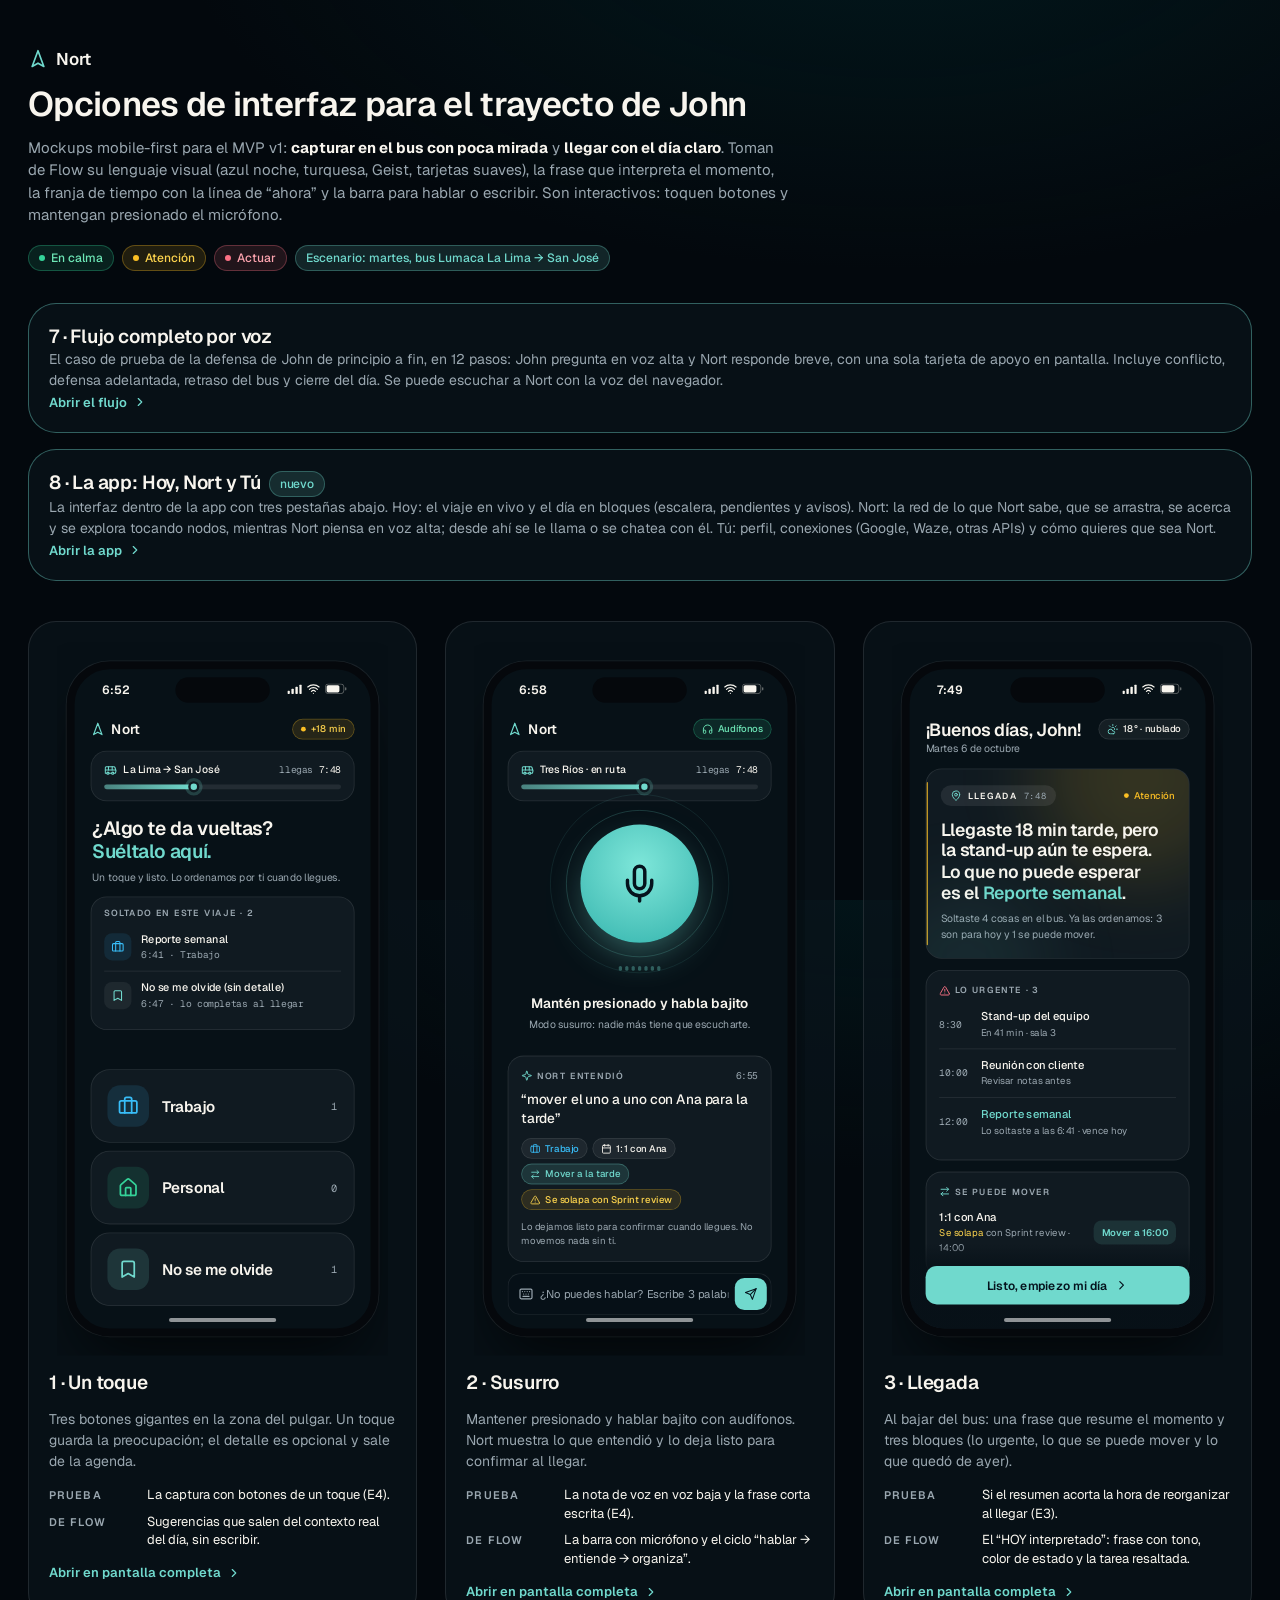
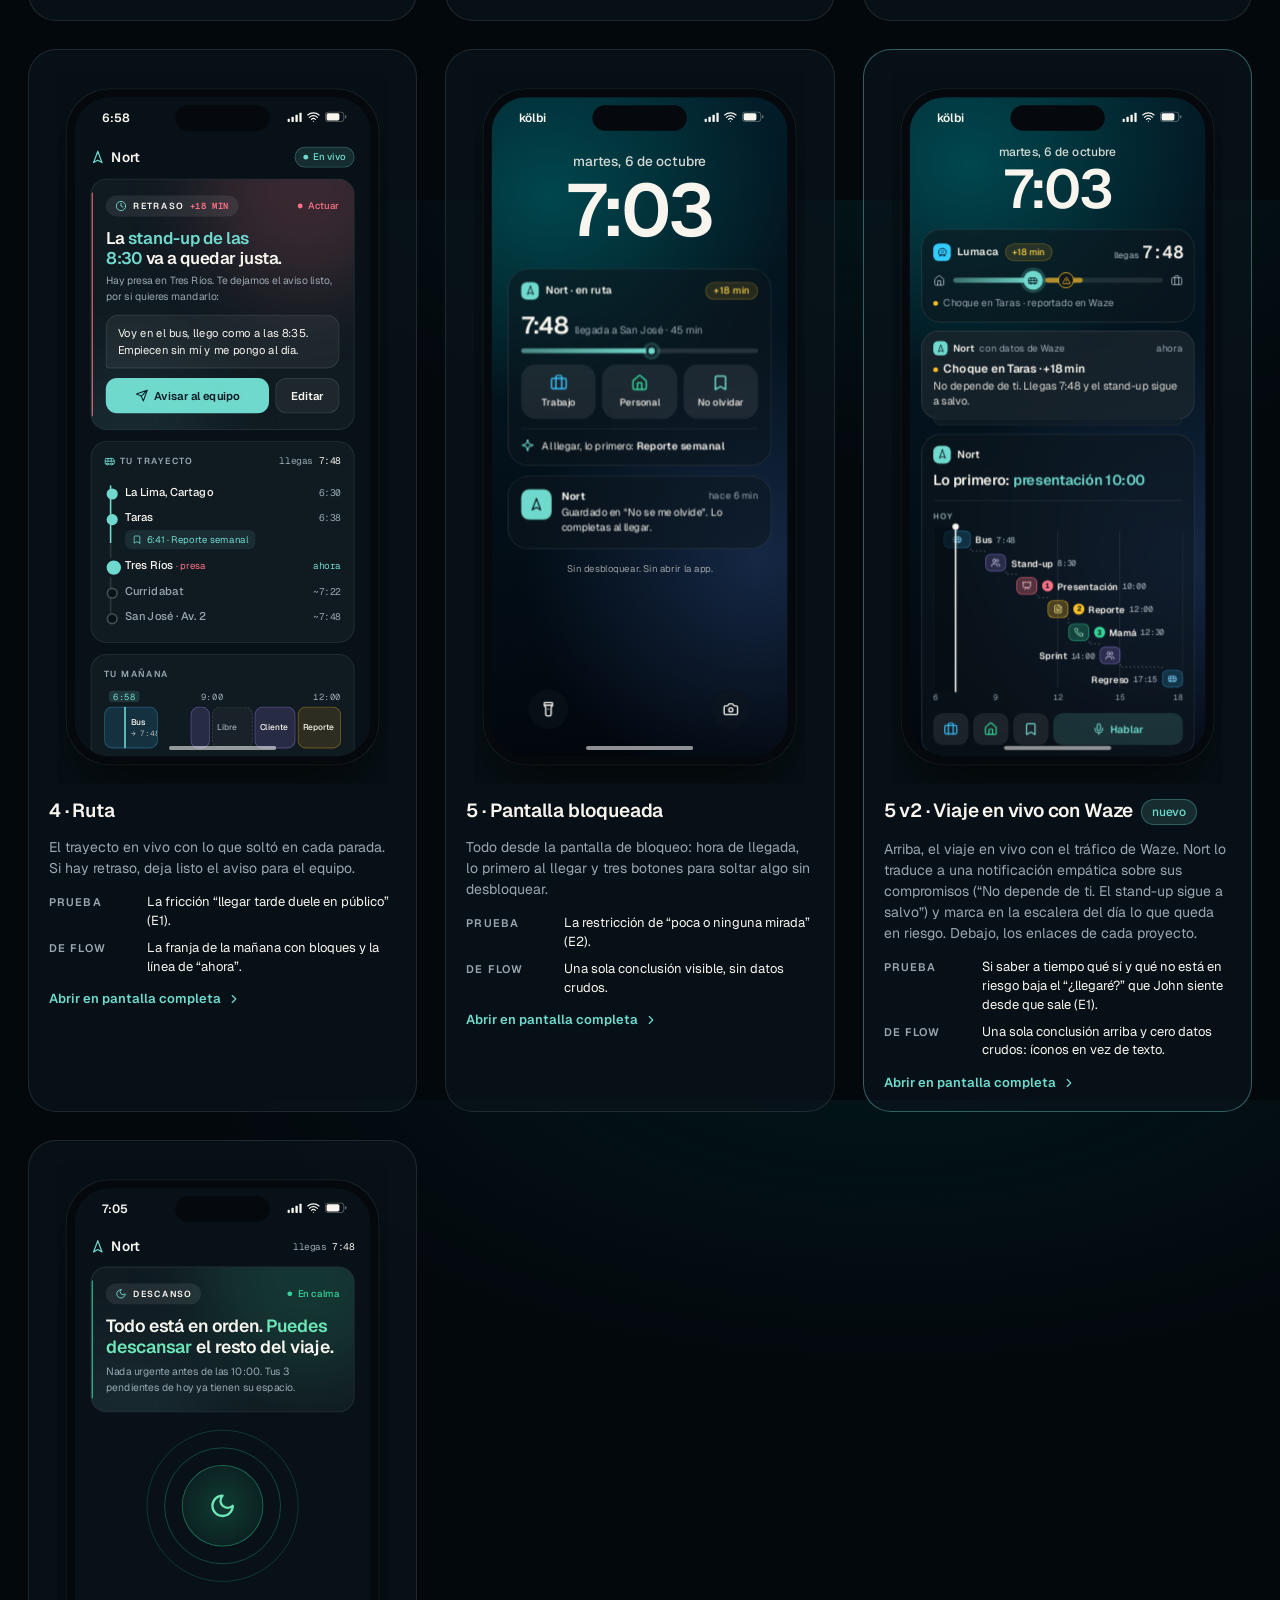
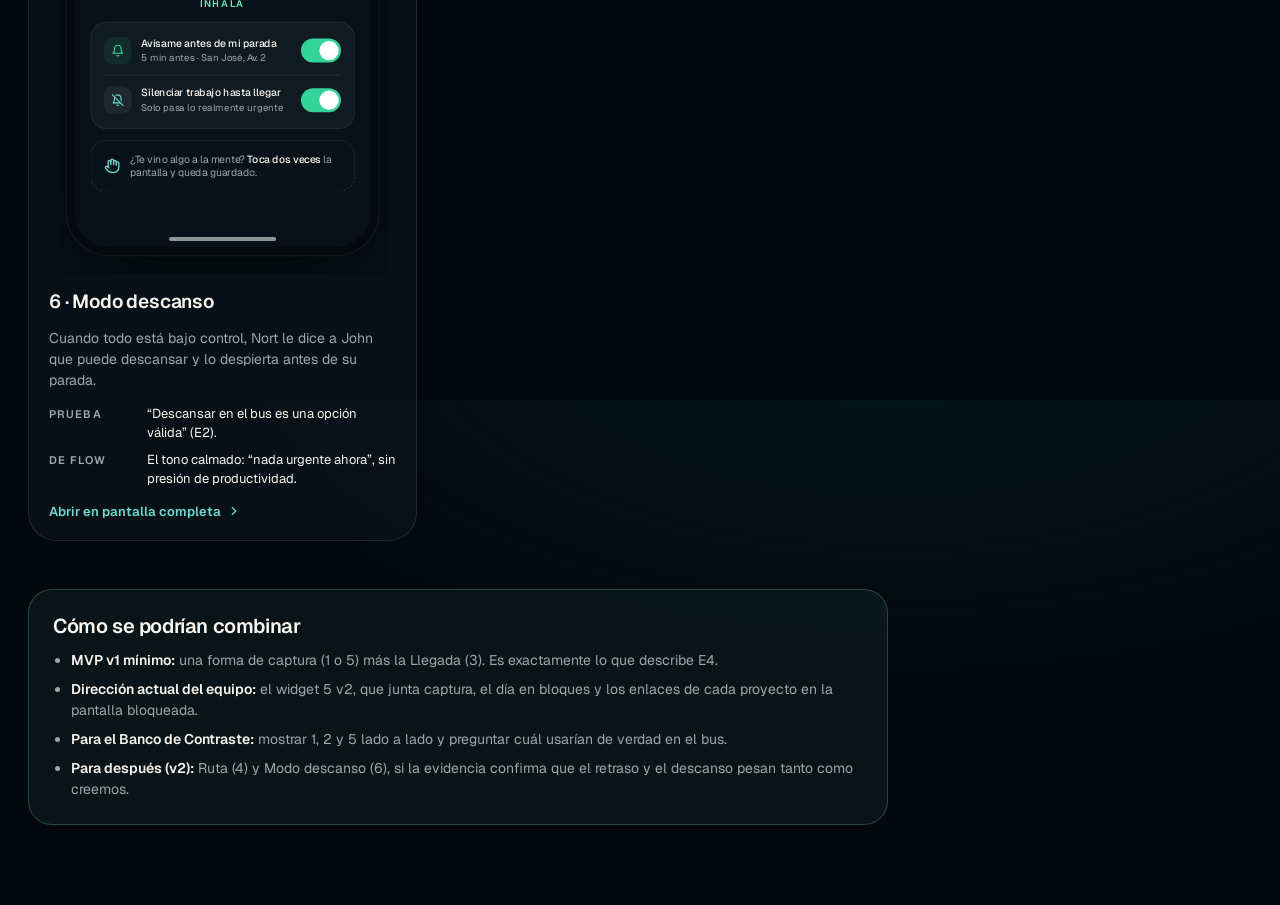
<file: mockups/index.html>
<!doctype html>
<html lang="es">
<head>
  <meta charset="utf-8" />
  <meta name="viewport" content="width=device-width, initial-scale=1" />
  <title>Nort · Opciones de interfaz</title>
  <link rel="stylesheet" href="nort.css" />
  <style>
    body {
      min-height: 100%;
    }

    .wrap {
      max-width: 1320px;
      margin: 0 auto;
      padding: 48px 28px 80px;
    }

    .intro {
      max-width: 760px;
    }

    .intro h1 {
      font-size: 34px;
      margin-top: 14px;
    }

    .intro p {
      margin-top: 12px;
      color: var(--muted-fg);
      font-size: 15px;
    }

    .legend {
      display: flex;
      flex-wrap: wrap;
      gap: 8px;
      margin-top: 18px;
    }

    .grid {
      display: grid;
      grid-template-columns: repeat(auto-fill, minmax(360px, 1fr));
      gap: 28px;
      margin-top: 40px;
    }

    .option {
      display: flex;
      flex-direction: column;
      gap: 14px;
      padding: 20px;
      border-radius: 28px;
      background: oklch(0.19 0.02 240 / 70%);
      border: 1px solid var(--border);
    }

    .frame {
      position: relative;
      width: 331px;
      height: 714px;
      margin: 0 auto;
      overflow: hidden;
    }

    .frame iframe {
      width: 414px;
      height: 892px;
      border: 0;
      transform: scale(0.8);
      transform-origin: 0 0;
      background: transparent;
    }

    .option h3 {
      font-size: 19px;
      font-weight: 600;
      letter-spacing: -0.01em;
    }

    .option .what {
      font-size: 14px;
      color: var(--muted-fg);
      line-height: 1.5;
    }

    .facts {
      display: grid;
      gap: 8px;
      font-size: 13px;
      line-height: 1.45;
    }

    .facts div {
      display: grid;
      grid-template-columns: 88px 1fr;
      gap: 10px;
    }

    .facts dt {
      color: var(--muted-fg);
      font-size: 11px;
      font-weight: 600;
      letter-spacing: 0.1em;
      text-transform: uppercase;
      padding-top: 2px;
    }

    .open {
      align-self: flex-start;
      display: inline-flex;
      align-items: center;
      gap: 6px;
      font-size: 13px;
      font-weight: 600;
      color: var(--primary);
      text-decoration: none;
    }

    .combo {
      margin-top: 48px;
      padding: 24px;
      border-radius: 24px;
      border: 1px solid oklch(0.82 0.1 185 / 25%);
      background: oklch(0.82 0.1 185 / 6%);
      max-width: 860px;
    }

    .combo h2 {
      font-size: 20px;
    }

    .combo ul {
      margin: 12px 0 0 18px;
      display: grid;
      gap: 8px;
      font-size: 14px;
      color: var(--muted-fg);
      line-height: 1.5;
    }

    .combo strong {
      color: var(--fg);
      font-weight: 600;
    }
  </style>
</head>
<body>
  <div class="wrap">
    <header class="intro">
      <div class="brand"><svg class="i" width="20" height="20"><use href="#i-nort"/></svg>Nort</div>
      <h1>Opciones de interfaz para el trayecto de John</h1>
      <p>
        Mockups mobile-first para el MVP v1: <strong style="color: var(--fg)">capturar en el bus con poca mirada</strong> y
        <strong style="color: var(--fg)">llegar con el día claro</strong>. Toman de Flow su lenguaje visual (azul noche,
        turquesa, Geist, tarjetas suaves), la frase que interpreta el momento, la franja de tiempo con la línea de “ahora”
        y la barra para hablar o escribir. Son interactivos: toquen botones y mantengan presionado el micrófono.
      </p>
      <div class="legend">
        <span class="chip calm"><span class="dot" style="--tone: var(--calm)"></span>En calma</span>
        <span class="chip watch"><span class="dot" style="--tone: var(--watch)"></span>Atención</span>
        <span class="chip act"><span class="dot" style="--tone: var(--act)"></span>Actuar</span>
        <span class="chip primary">Escenario: martes, bus Lumaca La Lima → San José</span>
      </div>
    </header>

    <a class="option" href="07-flujo-voz.html" target="_blank" style="display: block; margin-top: 32px; text-decoration: none; color: inherit; border-color: oklch(0.82 0.1 185 / 40%)">
      <h3>7 · Flujo completo por voz</h3>
      <p class="what">El caso de prueba de la defensa de John de principio a fin, en 12 pasos: John pregunta en voz alta y Nort responde breve, con una sola tarjeta de apoyo en pantalla. Incluye conflicto, defensa adelantada, retraso del bus y cierre del día. Se puede escuchar a Nort con la voz del navegador.</p>
      <span class="open">Abrir el flujo<svg class="i" width="14" height="14"><use href="#i-chevron-right"/></svg></span>
    </a>

    <a class="option" href="08-app.html" target="_blank" style="display: block; margin-top: 16px; text-decoration: none; color: inherit; border-color: oklch(0.82 0.1 185 / 40%)">
      <h3>8 · La app: Hoy, Nort y Tú <span class="chip primary" style="vertical-align: middle; margin-left: 4px">nuevo</span></h3>
      <p class="what">La interfaz dentro de la app con tres pestañas abajo. Hoy: el viaje en vivo y el día en bloques (escalera, pendientes y avisos). Nort: la red de lo que Nort sabe, que se arrastra, se acerca y se explora tocando nodos, mientras Nort piensa en voz alta; desde ahí se le llama o se chatea con él. Tú: perfil, conexiones (Google, Waze, otras APIs) y cómo quieres que sea Nort.</p>
      <span class="open">Abrir la app<svg class="i" width="14" height="14"><use href="#i-chevron-right"/></svg></span>
    </a>

    <section class="grid">
      <article class="option">
        <div class="frame"><iframe src="01-un-toque.html" title="Opción 1" loading="lazy"></iframe></div>
        <h3>1 · Un toque</h3>
        <p class="what">Tres botones gigantes en la zona del pulgar. Un toque guarda la preocupación; el detalle es opcional y sale de la agenda.</p>
        <dl class="facts">
          <div><dt>Prueba</dt><dd>La captura con botones de un toque (E4).</dd></div>
          <div><dt>De Flow</dt><dd>Sugerencias que salen del contexto real del día, sin escribir.</dd></div>
        </dl>
        <a class="open" href="01-un-toque.html" target="_blank">Abrir en pantalla completa<svg class="i" width="14" height="14"><use href="#i-chevron-right"/></svg></a>
      </article>

      <article class="option">
        <div class="frame"><iframe src="02-susurro.html" title="Opción 2" loading="lazy"></iframe></div>
        <h3>2 · Susurro</h3>
        <p class="what">Mantener presionado y hablar bajito con audífonos. Nort muestra lo que entendió y lo deja listo para confirmar al llegar.</p>
        <dl class="facts">
          <div><dt>Prueba</dt><dd>La nota de voz en voz baja y la frase corta escrita (E4).</dd></div>
          <div><dt>De Flow</dt><dd>La barra con micrófono y el ciclo “hablar → entiende → organiza”.</dd></div>
        </dl>
        <a class="open" href="02-susurro.html" target="_blank">Abrir en pantalla completa<svg class="i" width="14" height="14"><use href="#i-chevron-right"/></svg></a>
      </article>

      <article class="option">
        <div class="frame"><iframe src="03-llegada.html" title="Opción 3" loading="lazy"></iframe></div>
        <h3>3 · Llegada</h3>
        <p class="what">Al bajar del bus: una frase que resume el momento y tres bloques (lo urgente, lo que se puede mover y lo que quedó de ayer).</p>
        <dl class="facts">
          <div><dt>Prueba</dt><dd>Si el resumen acorta la hora de reorganizar al llegar (E3).</dd></div>
          <div><dt>De Flow</dt><dd>El “HOY interpretado”: frase con tono, color de estado y la tarea resaltada.</dd></div>
        </dl>
        <a class="open" href="03-llegada.html" target="_blank">Abrir en pantalla completa<svg class="i" width="14" height="14"><use href="#i-chevron-right"/></svg></a>
      </article>

      <article class="option">
        <div class="frame"><iframe src="04-ruta.html" title="Opción 4" loading="lazy"></iframe></div>
        <h3>4 · Ruta</h3>
        <p class="what">El trayecto en vivo con lo que soltó en cada parada. Si hay retraso, deja listo el aviso para el equipo.</p>
        <dl class="facts">
          <div><dt>Prueba</dt><dd>La fricción “llegar tarde duele en público” (E1).</dd></div>
          <div><dt>De Flow</dt><dd>La franja de la mañana con bloques y la línea de “ahora”.</dd></div>
        </dl>
        <a class="open" href="04-ruta.html" target="_blank">Abrir en pantalla completa<svg class="i" width="14" height="14"><use href="#i-chevron-right"/></svg></a>
      </article>

      <article class="option">
        <div class="frame"><iframe src="05-pantalla-bloqueada.html" title="Opción 5" loading="lazy"></iframe></div>
        <h3>5 · Pantalla bloqueada</h3>
        <p class="what">Todo desde la pantalla de bloqueo: hora de llegada, lo primero al llegar y tres botones para soltar algo sin desbloquear.</p>
        <dl class="facts">
          <div><dt>Prueba</dt><dd>La restricción de “poca o ninguna mirada” (E2).</dd></div>
          <div><dt>De Flow</dt><dd>Una sola conclusión visible, sin datos crudos.</dd></div>
        </dl>
        <a class="open" href="05-pantalla-bloqueada.html" target="_blank">Abrir en pantalla completa<svg class="i" width="14" height="14"><use href="#i-chevron-right"/></svg></a>
      </article>

      <article class="option" style="border-color: oklch(0.82 0.1 185 / 40%)">
        <div class="frame"><iframe src="05-v2-widget-asistente.html" title="Opción 5 v2" loading="lazy"></iframe></div>
        <h3>5 v2 · Viaje en vivo con Waze <span class="chip primary" style="vertical-align: middle; margin-left: 4px">nuevo</span></h3>
        <p class="what">Arriba, el viaje en vivo con el tráfico de Waze. Nort lo traduce a una notificación empática sobre sus compromisos (“No depende de ti. El stand-up sigue a salvo”) y marca en la escalera del día lo que queda en riesgo. Debajo, los enlaces de cada proyecto.</p>
        <dl class="facts">
          <div><dt>Prueba</dt><dd>Si saber a tiempo qué sí y qué no está en riesgo baja el “¿llegaré?” que John siente desde que sale (E1).</dd></div>
          <div><dt>De Flow</dt><dd>Una sola conclusión arriba y cero datos crudos: íconos en vez de texto.</dd></div>
        </dl>
        <a class="open" href="05-v2-widget-asistente.html" target="_blank">Abrir en pantalla completa<svg class="i" width="14" height="14"><use href="#i-chevron-right"/></svg></a>
      </article>

      <article class="option">
        <div class="frame"><iframe src="06-modo-descanso.html" title="Opción 6" loading="lazy"></iframe></div>
        <h3>6 · Modo descanso</h3>
        <p class="what">Cuando todo está bajo control, Nort le dice a John que puede descansar y lo despierta antes de su parada.</p>
        <dl class="facts">
          <div><dt>Prueba</dt><dd>“Descansar en el bus es una opción válida” (E2).</dd></div>
          <div><dt>De Flow</dt><dd>El tono calmado: “nada urgente ahora”, sin presión de productividad.</dd></div>
        </dl>
        <a class="open" href="06-modo-descanso.html" target="_blank">Abrir en pantalla completa<svg class="i" width="14" height="14"><use href="#i-chevron-right"/></svg></a>
      </article>
    </section>

    <section class="combo">
      <h2>Cómo se podrían combinar</h2>
      <ul>
        <li><strong>MVP v1 mínimo:</strong> una forma de captura (1 o 5) más la Llegada (3). Es exactamente lo que describe E4.</li>
        <li><strong>Dirección actual del equipo:</strong> el widget 5 v2, que junta captura, el día en bloques y los enlaces de cada proyecto en la pantalla bloqueada.</li>
        <li><strong>Para el Banco de Contraste:</strong> mostrar 1, 2 y 5 lado a lado y preguntar cuál usarían de verdad en el bus.</li>
        <li><strong>Para después (v2):</strong> Ruta (4) y Modo descanso (6), si la evidencia confirma que el retraso y el descanso pesan tanto como creemos.</li>
      </ul>
    </section>
  </div>

  <script src="icons.js"></script>
</body>
</html>
</file>
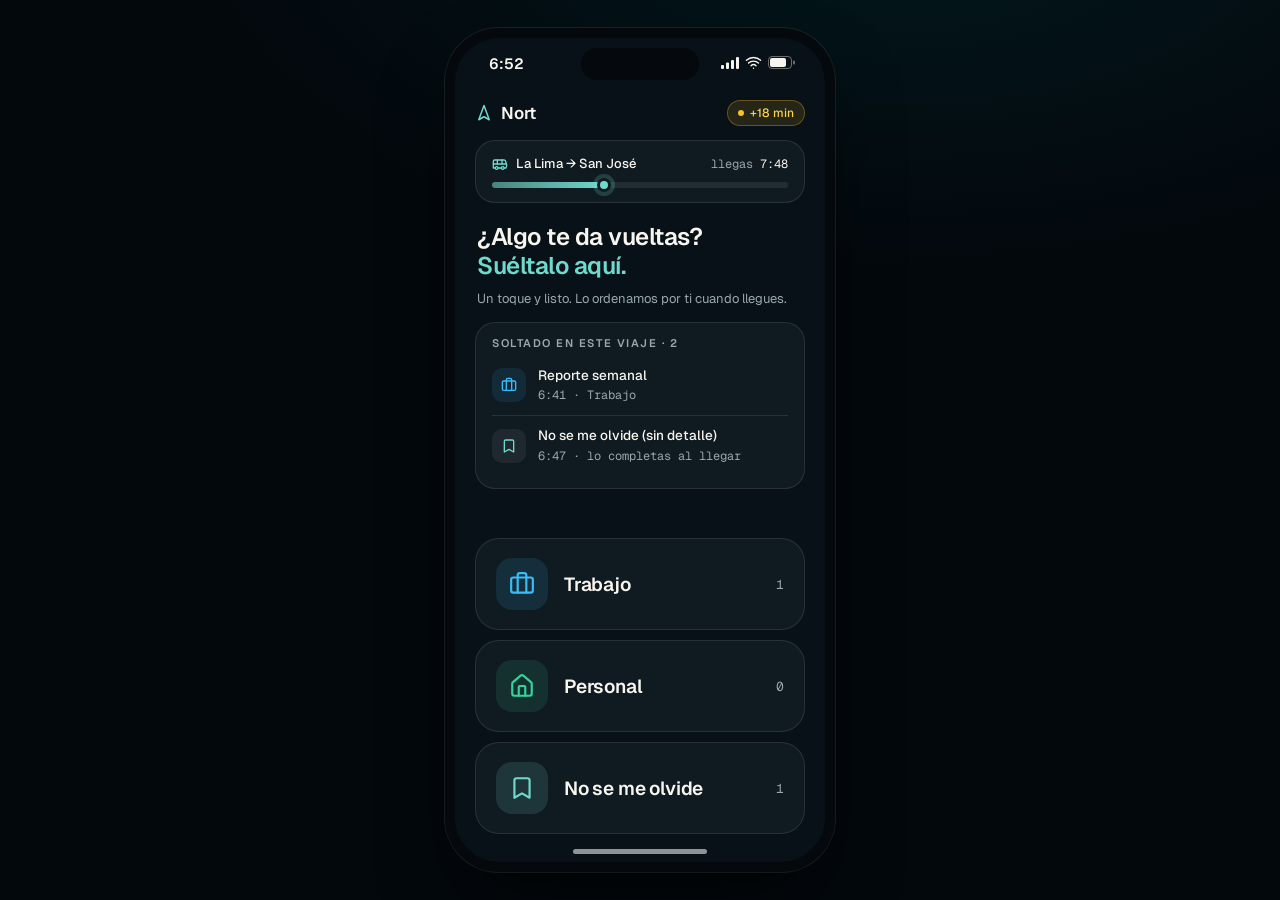
<file: mockups/01-un-toque.html>
<!doctype html>
<html lang="es">
<head>
  <meta charset="utf-8" />
  <meta name="viewport" content="width=device-width, initial-scale=1" />
  <title>Nort · Opción 1 — Un toque</title>
  <link rel="stylesheet" href="nort.css" />
  <style>
    .tiles {
      display: grid;
      gap: 10px;
      margin-top: auto;
    }

    .tile {
      display: flex;
      align-items: center;
      gap: 16px;
      width: 100%;
      min-height: 92px;
      padding: 0 20px;
      border-radius: 24px;
      text-align: left;
      border: 1px solid var(--border);
      background: var(--card);
      transition: transform 0.12s, background 0.2s;
    }

    .tile:active {
      transform: scale(0.98);
    }

    .tile .big-glyph {
      width: 52px;
      height: 52px;
      border-radius: 16px;
      display: grid;
      place-items: center;
      flex: none;
    }

    .tile.work .big-glyph {
      background: rgb(56 189 248 / 12%);
      color: var(--occupied);
    }

    .tile.personal .big-glyph {
      background: rgb(52 211 153 / 12%);
      color: var(--calm);
    }

    .tile.remember .big-glyph {
      background: oklch(0.82 0.1 185 / 14%);
      color: var(--primary);
    }

    .tile .label {
      font-size: 19px;
      font-weight: 600;
      letter-spacing: -0.01em;
    }

    .tile .count {
      margin-left: auto;
      font-family: var(--mono);
      font-size: 13px;
      color: var(--muted-fg);
    }

    .captured .item .title {
      font-size: 13.5px;
    }

    .suggest {
      display: flex;
      flex-direction: column;
      gap: 8px;
      margin-top: 14px;
    }

    .suggest button {
      display: flex;
      align-items: center;
      gap: 12px;
      width: 100%;
      min-height: 54px;
      padding: 0 16px;
      border-radius: 16px;
      text-align: left;
      font-size: 15px;
      font-weight: 500;
      background: oklch(1 0 0 / 5%);
      border: 1px solid var(--border);
    }

    .suggest button .mono {
      margin-left: auto;
      font-size: 12px;
      color: var(--muted-fg);
    }
  </style>
</head>
<body>
  <div class="stage">
    <div class="phone" id="phone">
      <div class="statusbar" data-time="6:52"></div>

      <main class="screen">
        <div class="appbar">
          <div class="brand"><svg class="i" width="18" height="18"><use href="#i-nort"/></svg>Nort</div>
          <span class="chip watch"><span class="dot" style="--tone: var(--watch)"></span>+18 min</span>
        </div>

        <section class="card trip">
          <div class="row-between">
            <span class="trip-route"><svg class="i" width="16" height="16"><use href="#i-bus"/></svg>La Lima → San José</span>
            <span class="mono xs muted">llegas <span style="color: var(--fg)">7:48</span></span>
          </div>
          <div class="bar"><span style="width: 38%"></span><i style="left: 38%"></i></div>
        </section>

        <div style="padding: 6px 2px 0">
          <h2>¿Algo te da vueltas?<br /><span class="hl">Suéltalo aquí.</span></h2>
          <p class="small muted" style="margin-top: 8px">Un toque y listo. Lo ordenamos por ti cuando llegues.</p>
        </div>

        <section class="card captured" style="padding: 12px 16px">
          <p class="eyebrow">Soltado en este viaje · 2</p>
          <div class="rows" id="captured" style="margin-top: 4px">
            <div class="item">
              <div class="glyph sky"><svg class="i" width="16" height="16"><use href="#i-briefcase"/></svg></div>
              <div class="body"><p class="title">Reporte semanal</p><p class="meta mono">6:41 · Trabajo</p></div>
            </div>
            <div class="item">
              <div class="glyph"><svg class="i" width="16" height="16"><use href="#i-bookmark"/></svg></div>
              <div class="body"><p class="title">No se me olvide (sin detalle)</p><p class="meta mono">6:47 · lo completas al llegar</p></div>
            </div>
          </div>
        </section>

        <div class="tiles">
          <button class="tile work" data-kind="Trabajo" data-glyph="briefcase" data-tone="sky">
            <span class="big-glyph"><svg class="i" width="26" height="26"><use href="#i-briefcase"/></svg></span>
            <span class="label">Trabajo</span><span class="count">1</span>
          </button>
          <button class="tile personal" data-kind="Personal" data-glyph="home" data-tone="calm">
            <span class="big-glyph"><svg class="i" width="26" height="26"><use href="#i-home"/></svg></span>
            <span class="label">Personal</span><span class="count">0</span>
          </button>
          <button class="tile remember" data-kind="No se me olvide" data-glyph="bookmark" data-tone="">
            <span class="big-glyph"><svg class="i" width="26" height="26"><use href="#i-bookmark"/></svg></span>
            <span class="label">No se me olvide</span><span class="count">1</span>
          </button>
        </div>
      </main>

      <div class="sheet-backdrop" id="backdrop"></div>
      <div class="sheet" id="sheet">
        <div class="grabber"></div>
        <p class="eyebrow" id="sheet-kind">Trabajo</p>
        <p style="font-size: 18px; font-weight: 600; margin-top: 6px">¿Sobre qué? <span class="muted" style="font-weight: 400">(opcional)</span></p>
        <div class="suggest" id="suggest"></div>
      </div>

      <div class="toast" id="toast"><svg class="i" width="18" height="18"><use href="#i-circle-check"/></svg><span id="toast-text">Guardado. Lo verás al llegar.</span></div>
      <div class="home-indicator"></div>
    </div>
  </div>

  <script src="icons.js"></script>
  <script>
    const phone = document.getElementById("phone");
    const kindLabel = document.getElementById("sheet-kind");
    const suggest = document.getElementById("suggest");
    const captured = document.getElementById("captured");
    const toast = document.getElementById("toast");
    const toastText = document.getElementById("toast-text");

    const suggestions = {
      Trabajo: [["Stand-up", "8:30"], ["Reunión con cliente", "10:00"], ["Reporte semanal", "12:00"]],
      Personal: [["Pagar el recibo de luz", "hoy"], ["Llamar a mamá", ""], ["Cita del dentista", "jue"]],
      "No se me olvide": [["Llevar el cargador", ""], ["Responder correo de RR. HH.", ""]],
    };

    let current = null;

    function icon(id, size = 16) {
      return `<svg class="i" width="${size}" height="${size}"><use href="#i-${id}"/></svg>`;
    }

    function openSheet(tile) {
      current = tile;
      const kind = tile.dataset.kind;
      kindLabel.textContent = kind + " · sugerencias de tu agenda";
      suggest.innerHTML =
        suggestions[kind]
          .map(([t, m]) => `<button data-title="${t}">${icon(tile.dataset.glyph, 18)}${t}<span class="mono">${m}</span></button>`)
          .join("") +
        `<button data-title="">${icon("check", 18)}Solo guardar, sin detalle</button>`;
      phone.classList.add("sheet-open");
    }

    function save(title) {
      const tile = current;
      const kind = tile.dataset.kind;
      const now = "6:" + String(52 + captured.children.length - 2).padStart(2, "0");
      captured.insertAdjacentHTML(
        "afterbegin",
        `<div class="item"><div class="glyph ${tile.dataset.tone}">${icon(tile.dataset.glyph)}</div><div class="body"><p class="title">${title || kind + " (sin detalle)"}</p><p class="meta mono">${now} · ${kind}</p></div></div>`,
      );
      const count = tile.querySelector(".count");
      count.textContent = Number(count.textContent) + 1;
      document.querySelector(".captured .eyebrow").textContent = "Soltado en este viaje · " + captured.children.length;
      phone.classList.remove("sheet-open");
      toastText.textContent = "Guardado. Lo verás al llegar.";
      toast.classList.add("show");
      setTimeout(() => toast.classList.remove("show"), 1800);
    }

    document.querySelectorAll(".tile").forEach((tile) => tile.addEventListener("click", () => openSheet(tile)));
    suggest.addEventListener("click", (e) => {
      const btn = e.target.closest("button");
      if (btn) save(btn.dataset.title);
    });
    document.getElementById("backdrop").addEventListener("click", () => phone.classList.remove("sheet-open"));
  </script>
</body>
</html>
</file>
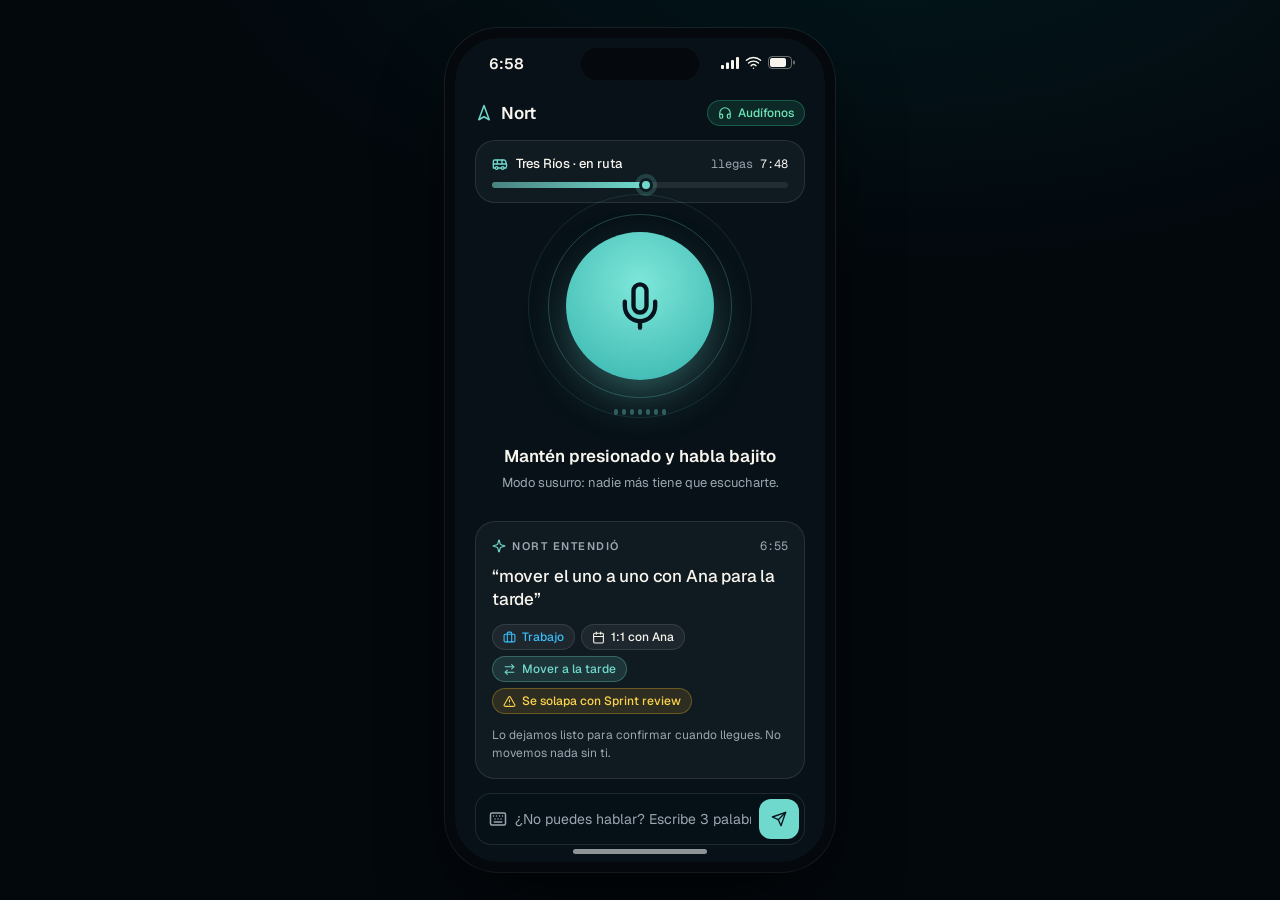
<file: mockups/02-susurro.html>
<!doctype html>
<html lang="es">
<head>
  <meta charset="utf-8" />
  <meta name="viewport" content="width=device-width, initial-scale=1" />
  <title>Nort · Opción 2 — Susurro</title>
  <link rel="stylesheet" href="nort.css" />
  <style>
    .mic-zone {
      flex: 1;
      display: flex;
      flex-direction: column;
      align-items: center;
      justify-content: center;
      gap: 18px;
      min-height: 290px;
    }

    .mic {
      position: relative;
      width: 148px;
      height: 148px;
      border-radius: 999px;
      display: grid;
      place-items: center;
      background: radial-gradient(circle at 50% 35%, oklch(0.86 0.1 185), oklch(0.7 0.11 190));
      color: var(--primary-fg);
      box-shadow: 0 20px 50px -10px oklch(0.82 0.1 185 / 45%);
      transition: transform 0.15s;
      touch-action: none;
      user-select: none;
    }

    .mic::before,
    .mic::after {
      content: "";
      position: absolute;
      inset: -18px;
      border-radius: inherit;
      border: 1px solid oklch(0.82 0.1 185 / 25%);
    }

    .mic::after {
      inset: -38px;
      border-color: oklch(0.82 0.1 185 / 12%);
    }

    .listening .mic {
      transform: scale(1.06);
      animation: pulse 1.1s infinite;
    }

    .wave {
      display: flex;
      align-items: center;
      gap: 4px;
      height: 28px;
      opacity: 0.35;
      transition: opacity 0.2s;
    }

    .wave span {
      width: 4px;
      height: 6px;
      border-radius: 4px;
      background: var(--primary);
    }

    .listening .wave {
      opacity: 1;
    }

    .listening .wave span {
      animation: bars 0.9s ease-in-out infinite;
    }

    @keyframes bars {
      0%,
      100% {
        height: 6px;
      }
      50% {
        height: 26px;
      }
    }

    .hint-main {
      font-size: 17px;
      font-weight: 600;
      text-align: center;
    }

    .transcript {
      font-size: 17px;
      line-height: 1.4;
      font-weight: 500;
      letter-spacing: -0.01em;
    }

    .parsed {
      display: flex;
      flex-wrap: wrap;
      gap: 6px;
      margin-top: 12px;
    }

    .command {
      display: flex;
      align-items: center;
      gap: 8px;
      padding: 6px 6px 6px 14px;
      border-radius: 16px;
      background: oklch(0.17 0.02 240 / 70%);
      box-shadow: inset 0 0 0 1px oklch(1 0 0 / 10%);
    }

    .command input {
      flex: 1;
      min-width: 0;
      height: 40px;
      border: 0;
      outline: 0;
      background: transparent;
      color: var(--fg);
      font: inherit;
      font-size: 14px;
    }

    .command input::placeholder {
      color: var(--muted-fg);
    }

    .command .send {
      width: 40px;
      height: 40px;
      border-radius: 12px;
      display: grid;
      place-items: center;
      background: var(--primary);
      color: var(--primary-fg);
    }
  </style>
</head>
<body>
  <div class="stage">
    <div class="phone" id="phone">
      <div class="statusbar" data-time="6:58"></div>

      <main class="screen">
        <div class="appbar">
          <div class="brand"><svg class="i" width="18" height="18"><use href="#i-nort"/></svg>Nort</div>
          <span class="chip calm"><svg class="i" width="14" height="14"><use href="#i-headphones"/></svg>Audífonos</span>
        </div>

        <section class="card trip">
          <div class="row-between">
            <span class="trip-route"><svg class="i" width="16" height="16"><use href="#i-bus"/></svg>Tres Ríos · en ruta</span>
            <span class="mono xs muted">llegas <span style="color: var(--fg)">7:48</span></span>
          </div>
          <div class="bar"><span style="width: 52%"></span><i style="left: 52%"></i></div>
        </section>

        <div class="mic-zone">
          <button class="mic" id="mic" aria-label="Mantén presionado para hablar">
            <svg class="i" width="52" height="52"><use href="#i-mic"/></svg>
          </button>
          <div class="wave" aria-hidden="true">
            <span style="animation-delay: 0s"></span><span style="animation-delay: 0.15s"></span><span style="animation-delay: 0.3s"></span><span style="animation-delay: 0.1s"></span><span style="animation-delay: 0.25s"></span><span style="animation-delay: 0.05s"></span><span style="animation-delay: 0.2s"></span>
          </div>
          <div>
            <p class="hint-main" id="hint">Mantén presionado y habla bajito</p>
            <p class="small muted" style="text-align: center; margin-top: 4px" id="subhint">Modo susurro: nadie más tiene que escucharte.</p>
          </div>
        </div>

        <section class="card" id="result">
          <div class="row-between">
            <p class="eyebrow"><svg class="i" width="14" height="14"><use href="#i-sparkles"/></svg>Nort entendió</p>
            <span class="mono xs muted">6:55</span>
          </div>
          <p class="transcript" style="margin-top: 10px">“mover el uno a uno con Ana para la tarde”</p>
          <div class="parsed">
            <span class="chip" style="color: var(--occupied)"><svg class="i" width="13" height="13"><use href="#i-briefcase"/></svg>Trabajo</span>
            <span class="chip"><svg class="i" width="13" height="13"><use href="#i-calendar"/></svg>1:1 con Ana</span>
            <span class="chip primary"><svg class="i" width="13" height="13"><use href="#i-move"/></svg>Mover a la tarde</span>
            <span class="chip watch"><svg class="i" width="13" height="13"><use href="#i-alert"/></svg>Se solapa con Sprint review</span>
          </div>
          <p class="xs muted" style="margin-top: 12px">Lo dejamos listo para confirmar cuando llegues. No movemos nada sin ti.</p>
        </section>

        <form class="command" onsubmit="event.preventDefault()">
          <svg class="i" width="18" height="18" style="color: var(--muted-fg)"><use href="#i-keyboard"/></svg>
          <input placeholder="¿No puedes hablar? Escribe 3 palabras…" />
          <button class="send" aria-label="Enviar"><svg class="i" width="16" height="16"><use href="#i-send"/></svg></button>
        </form>
      </main>
      <div class="home-indicator"></div>
    </div>
  </div>

  <script src="icons.js"></script>
  <script>
    const phone = document.getElementById("phone");
    const mic = document.getElementById("mic");
    const hint = document.getElementById("hint");
    const subhint = document.getElementById("subhint");

    function start(e) {
      e.preventDefault();
      phone.classList.add("listening");
      hint.textContent = "Te escucho…";
      subhint.textContent = "Suelta para guardar.";
    }

    function stop() {
      if (!phone.classList.contains("listening")) return;
      phone.classList.remove("listening");
      hint.textContent = "Guardado";
      subhint.textContent = "Lo verás ordenado al llegar.";
      setTimeout(() => {
        hint.textContent = "Mantén presionado y habla bajito";
        subhint.textContent = "Modo susurro: nadie más tiene que escucharte.";
      }, 1800);
    }

    mic.addEventListener("pointerdown", start);
    window.addEventListener("pointerup", stop);
    window.addEventListener("pointercancel", stop);
  </script>
</body>
</html>
</file>
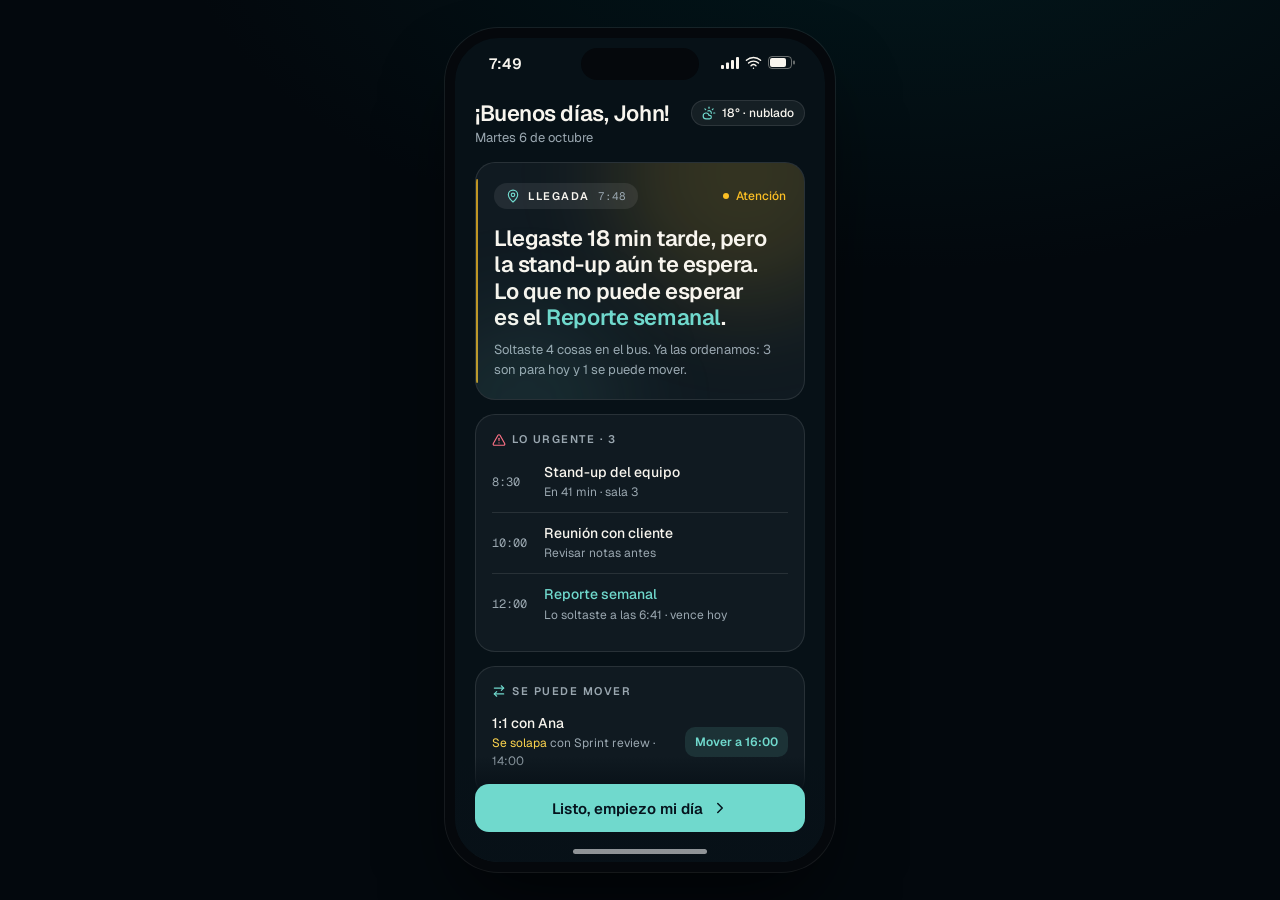
<file: mockups/03-llegada.html>
<!doctype html>
<html lang="es">
<head>
  <meta charset="utf-8" />
  <meta name="viewport" content="width=device-width, initial-scale=1" />
  <title>Nort · Opción 3 — Llegada</title>
  <link rel="stylesheet" href="nort.css" />
  <style>
    .action {
      flex: none;
      height: 30px;
      padding: 0 10px;
      border-radius: 10px;
      font-size: 12px;
      font-weight: 600;
      color: var(--primary);
      background: oklch(0.82 0.1 185 / 12%);
    }

    .action.done {
      color: var(--calm);
      background: rgb(52 211 153 / 12%);
    }

    .time {
      flex: none;
      width: 40px;
      font-family: var(--mono);
      font-size: 12px;
      color: var(--muted-fg);
    }

    .screen {
      padding-bottom: 110px;
    }

    .footer {
      position: absolute;
      left: 0;
      right: 0;
      bottom: 0;
      z-index: 30;
      padding: 28px 20px 30px;
      background: linear-gradient(transparent, var(--bg) 35%);
    }
  </style>
</head>
<body>
  <div class="stage">
    <div class="phone">
      <div class="statusbar" data-time="7:49"></div>

      <main class="screen">
        <header class="row-between" style="align-items: flex-start; padding-top: 4px">
          <div>
            <h1>¡Buenos días, John!</h1>
            <p class="small muted" style="margin-top: 2px">Martes 6 de octubre</p>
          </div>
          <span class="chip"><svg class="i" width="14" height="14" style="color: var(--primary)"><use href="#i-cloud-sun"/></svg>18° · nublado</span>
        </header>

        <section class="card hero tone-watch">
          <span class="edge"></span>
          <div class="row-between">
            <span class="pill"><svg class="i" width="14" height="14"><use href="#i-pin"/></svg>Llegada <span class="mono muted" style="letter-spacing: 0; font-weight: 400">7:48</span></span>
            <span class="status"><span class="dot"></span>Atención</span>
          </div>
          <h2 style="margin-top: 16px; font-size: 22px">Llegaste 18 min tarde, pero la stand-up aún te espera. Lo que no puede esperar es el <span class="hl">Reporte semanal</span>.</h2>
          <p class="small muted" style="margin-top: 10px">Soltaste 4 cosas en el bus. Ya las ordenamos: 3 son para hoy y 1 se puede mover.</p>
        </section>

        <section class="card">
          <p class="eyebrow"><svg class="i" width="14" height="14" style="color: var(--act)"><use href="#i-alert"/></svg>Lo urgente · 3</p>
          <div class="rows" style="margin-top: 4px">
            <div class="item">
              <span class="time">8:30</span>
              <div class="body"><p class="title">Stand-up del equipo</p><p class="meta">En 41 min · sala 3</p></div>
            </div>
            <div class="item">
              <span class="time">10:00</span>
              <div class="body"><p class="title">Reunión con cliente</p><p class="meta">Revisar notas antes</p></div>
            </div>
            <div class="item">
              <span class="time">12:00</span>
              <div class="body"><p class="title" style="color: var(--primary)">Reporte semanal</p><p class="meta">Lo soltaste a las 6:41 · vence hoy</p></div>
            </div>
          </div>
        </section>

        <section class="card">
          <p class="eyebrow"><svg class="i" width="14" height="14"><use href="#i-move"/></svg>Se puede mover</p>
          <div class="rows" style="margin-top: 4px">
            <div class="item">
              <div class="body">
                <p class="title">1:1 con Ana</p>
                <p class="meta"><span style="color: #fcd34d">Se solapa</span> con Sprint review · 14:00</p>
              </div>
              <button class="action" onclick="this.textContent='Movido ✓';this.classList.add('done')">Mover a 16:00</button>
            </div>
          </div>
        </section>

        <section class="card">
          <p class="eyebrow"><svg class="i" width="14" height="14"><use href="#i-history"/></svg>Quedó de ayer</p>
          <div class="rows" style="margin-top: 4px">
            <div class="item">
              <div class="body"><p class="title">Pagar el recibo de luz</p><p class="meta">Personal · 2 días rodando</p></div>
              <button class="action" onclick="this.textContent='Hecho ✓';this.classList.add('done')">Hecho</button>
            </div>
          </div>
        </section>

      </main>
      <div class="footer">
        <button class="btn btn-primary btn-block">Listo, empiezo mi día<svg class="i" width="18" height="18"><use href="#i-chevron-right"/></svg></button>
      </div>
      <div class="home-indicator"></div>
    </div>
  </div>

  <script src="icons.js"></script>
</body>
</html>
</file>
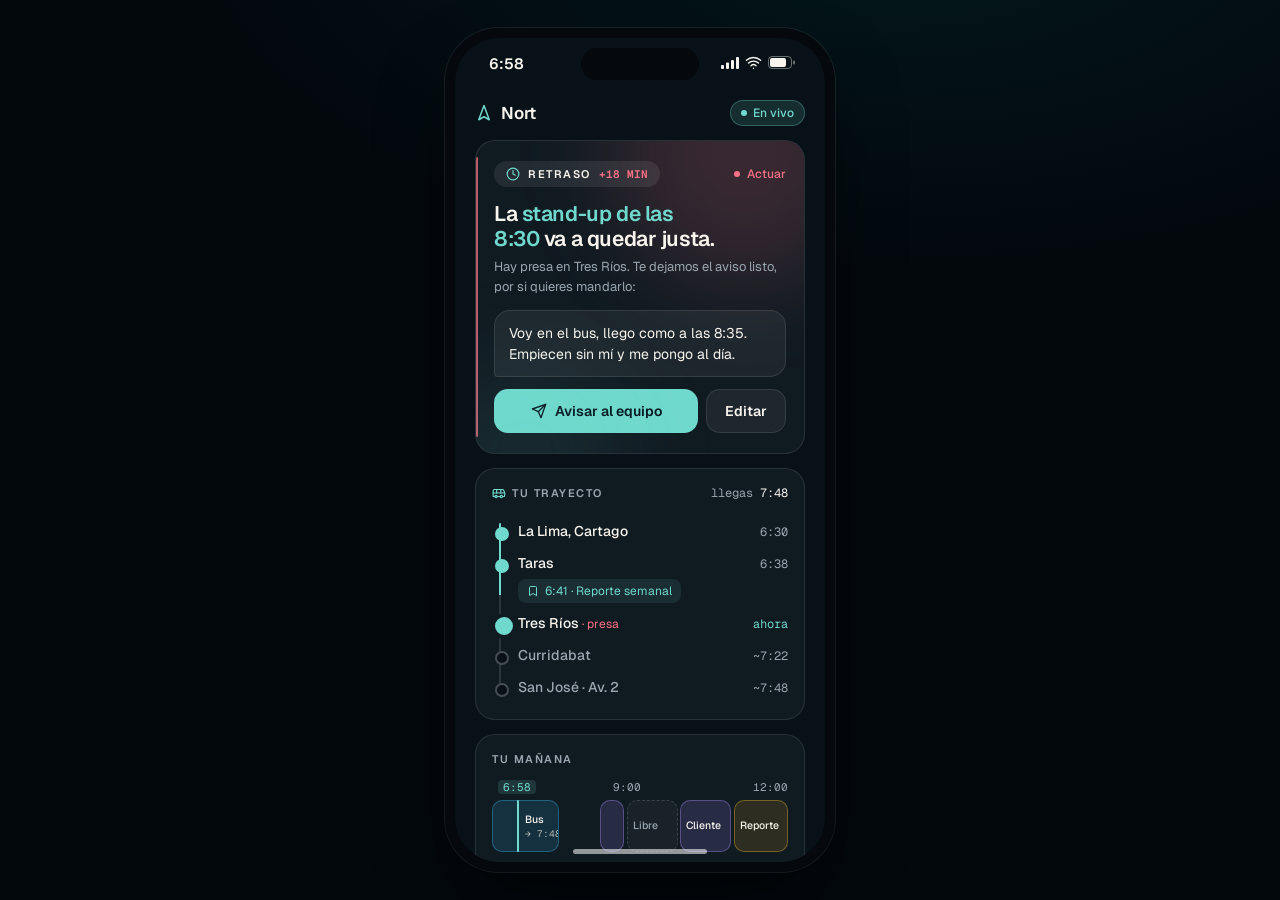
<file: mockups/04-ruta.html>
<!doctype html>
<html lang="es">
<head>
  <meta charset="utf-8" />
  <meta name="viewport" content="width=device-width, initial-scale=1" />
  <title>Nort · Opción 4 — Ruta</title>
  <link rel="stylesheet" href="nort.css" />
  <style>
    .bubble {
      margin-top: 14px;
      padding: 12px 14px;
      border-radius: 16px 16px 16px 4px;
      background: oklch(1 0 0 / 6%);
      border: 1px solid var(--border);
      font-size: 14px;
      line-height: 1.45;
    }

    .actions {
      display: grid;
      grid-template-columns: 1fr auto;
      gap: 8px;
      margin-top: 12px;
    }

    .actions .btn {
      height: 44px;
      font-size: 14px;
    }

    .stops {
      position: relative;
      margin-top: 14px;
      padding-left: 26px;
    }

    .stops::before {
      content: "";
      position: absolute;
      left: 7px;
      top: 8px;
      bottom: 8px;
      width: 2px;
      border-radius: 2px;
      background: linear-gradient(var(--primary) 0 42%, oklch(1 0 0 / 12%) 42% 100%);
    }

    .stop {
      position: relative;
      display: flex;
      align-items: baseline;
      justify-content: space-between;
      gap: 10px;
      padding: 7px 0;
    }

    .stop::before {
      content: "";
      position: absolute;
      left: -23px;
      top: 12px;
      width: 10px;
      height: 10px;
      border-radius: 99px;
      background: var(--bg);
      border: 2px solid oklch(1 0 0 / 25%);
    }

    .stop.done::before {
      background: var(--primary);
      border-color: var(--primary);
    }

    .stop.now::before {
      left: -27px;
      top: 6px;
      width: 18px;
      height: 18px;
      background: var(--primary);
      border: 4px solid var(--card);
      animation: pulse 1.6s infinite;
    }

    .stop .name {
      font-size: 14px;
      font-weight: 500;
    }

    .stop.later .name {
      color: var(--muted-fg);
    }

    .stop .when {
      font-family: var(--mono);
      font-size: 12px;
      color: var(--muted-fg);
    }

    .capture-pin {
      display: inline-flex;
      align-items: center;
      gap: 6px;
      margin: 0 0 4px;
      padding: 4px 9px;
      border-radius: 8px;
      font-size: 12px;
      background: oklch(0.82 0.1 185 / 10%);
      color: var(--primary);
    }

    .ticks {
      position: relative;
      height: 16px;
      margin-top: 12px;
    }

    .ticks span {
      position: absolute;
      top: 0;
      font-family: var(--mono);
      font-size: 11px;
      color: var(--muted-fg);
      transform: translateX(-50%);
    }

    .ticks span.nowtag {
      background: oklch(0.82 0.1 185 / 15%);
      color: var(--primary);
      padding: 0 5px;
      border-radius: 4px;
    }

    .lane {
      position: relative;
      height: 52px;
      margin-top: 4px;
    }

    .seg {
      position: absolute;
      top: 0;
      height: 100%;
      border-radius: 10px;
      padding: 0 5px;
      display: flex;
      flex-direction: column;
      justify-content: center;
      overflow: hidden;
      border: 1px solid;
    }

    .seg p {
      font-size: 10.5px;
      font-weight: 500;
      white-space: nowrap;
      overflow: hidden;
      text-overflow: ellipsis;
    }

    .seg small {
      font-family: var(--mono);
      font-size: 9.5px;
      opacity: 0.7;
      white-space: nowrap;
    }

    .seg.bus {
      background: rgb(56 189 248 / 14%);
      border-color: rgb(56 189 248 / 35%);
    }

    .seg.meet {
      background: rgb(167 139 250 / 16%);
      border-color: rgb(167 139 250 / 38%);
    }

    .seg.due {
      background: rgb(251 191 36 / 12%);
      border-color: rgb(251 191 36 / 35%);
    }

    .seg.free {
      background: oklch(1 0 0 / 4%);
      border: 1px dashed oklch(1 0 0 / 15%);
    }

    .legend-row {
      display: flex;
      flex-wrap: wrap;
      gap: 6px 14px;
      margin-top: 12px;
      font-size: 11px;
      color: var(--muted-fg);
    }

    .legend-row span {
      display: inline-flex;
      align-items: center;
      gap: 6px;
    }

    .legend-row i {
      width: 6px;
      height: 6px;
      border-radius: 99px;
    }

    .nowline {
      position: absolute;
      top: 0;
      bottom: 0;
      width: 2px;
      border-radius: 2px;
      background: var(--primary);
      z-index: 2;
    }
  </style>
</head>
<body>
  <div class="stage">
    <div class="phone">
      <div class="statusbar" data-time="6:58"></div>

      <main class="screen">
        <div class="appbar">
          <div class="brand"><svg class="i" width="18" height="18"><use href="#i-nort"/></svg>Nort</div>
          <span class="chip primary"><span class="dot" style="--tone: var(--primary)"></span>En vivo</span>
        </div>

        <section class="card hero tone-act">
          <span class="edge"></span>
          <div class="row-between">
            <span class="pill"><svg class="i" width="14" height="14"><use href="#i-clock"/></svg>Retraso <span class="mono" style="letter-spacing: 0; color: var(--act)">+18 min</span></span>
            <span class="status"><span class="dot"></span>Actuar</span>
          </div>
          <h2 style="margin-top: 14px; font-size: 21px">La <span class="hl">stand-up de las 8:30</span> va a quedar justa.</h2>
          <p class="small muted" style="margin-top: 6px">Hay presa en Tres Ríos. Te dejamos el aviso listo, por si quieres mandarlo:</p>
          <div class="bubble">Voy en el bus, llego como a las 8:35. Empiecen sin mí y me pongo al día.</div>
          <div class="actions">
            <button class="btn btn-primary" id="send"><svg class="i" width="16" height="16"><use href="#i-send"/></svg>Avisar al equipo</button>
            <button class="btn btn-ghost">Editar</button>
          </div>
        </section>

        <section class="card">
          <div class="row-between">
            <p class="eyebrow"><svg class="i" width="14" height="14"><use href="#i-bus"/></svg>Tu trayecto</p>
            <span class="mono xs muted">llegas <span style="color: var(--fg)">7:48</span></span>
          </div>
          <div class="stops">
            <div class="stop done"><span class="name">La Lima, Cartago</span><span class="when">6:30</span></div>
            <div class="stop done"><span class="name">Taras</span><span class="when">6:38</span></div>
            <div><span class="capture-pin"><svg class="i" width="12" height="12"><use href="#i-bookmark"/></svg>6:41 · Reporte semanal</span></div>
            <div class="stop now"><span class="name">Tres Ríos <span class="xs" style="color: var(--act); font-weight: 400">· presa</span></span><span class="when" style="color: var(--primary)">ahora</span></div>
            <div class="stop later"><span class="name">Curridabat</span><span class="when">~7:22</span></div>
            <div class="stop later"><span class="name">San José · Av. 2</span><span class="when">~7:48</span></div>
          </div>
        </section>

        <section class="card">
          <p class="eyebrow">Tu mañana</p>
          <div class="ticks">
            <span class="nowtag" style="left: 8.5%">6:58</span>
            <span style="left: 45.5%">9:00</span>
            <span style="left: 100%; transform: translateX(-100%)">12:00</span>
          </div>
          <div class="lane">
            <div class="seg bus" style="left: 0; width: calc(23.6% - 3px); padding-left: 32px"><p>Bus</p><small>→ 7:48</small></div>
            <div class="seg meet" style="left: 36.4%; width: calc(9.1% - 3px)" title="Stand-up · 8:30–9:00"></div>
            <div class="seg free" style="left: 45.5%; width: calc(18.2% - 3px)"><p class="muted">Libre</p></div>
            <div class="seg meet" style="left: 63.6%; width: calc(18.2% - 3px)"><p>Cliente</p></div>
            <div class="seg due" style="left: 81.8%; width: 18.2%"><p>Reporte</p></div>
            <div class="nowline" style="left: 8.5%"></div>
          </div>
          <div class="legend-row">
            <span><i style="background: var(--occupied)"></i>Bus</span>
            <span><i style="background: #a78bfa"></i>Reuniones (stand-up 8:30)</span>
            <span><i style="background: var(--watch)"></i>Entrega</span>
          </div>
        </section>
      </main>

      <div class="toast" id="toast"><svg class="i" width="18" height="18"><use href="#i-circle-check"/></svg>Aviso enviado al chat del equipo.</div>
      <div class="home-indicator"></div>
    </div>
  </div>

  <script src="icons.js"></script>
  <script>
    document.getElementById("send").addEventListener("click", (e) => {
      const toast = document.getElementById("toast");
      e.currentTarget.innerHTML = "Enviado ✓";
      toast.classList.add("show");
      setTimeout(() => toast.classList.remove("show"), 2000);
    });
  </script>
</body>
</html>
</file>
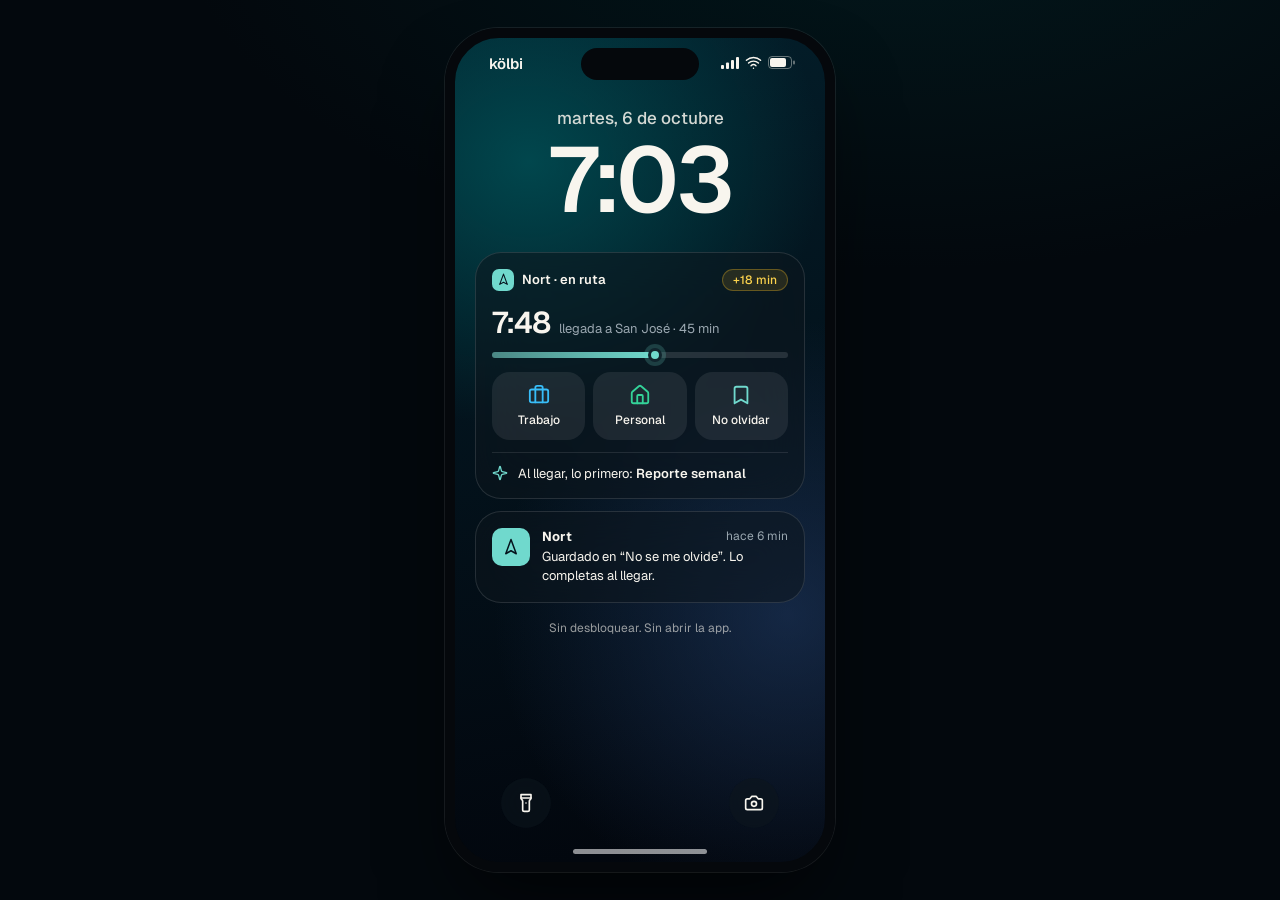
<file: mockups/05-pantalla-bloqueada.html>
<!doctype html>
<html lang="es">
<head>
  <meta charset="utf-8" />
  <meta name="viewport" content="width=device-width, initial-scale=1" />
  <title>Nort · Opción 5 — Pantalla bloqueada</title>
  <link rel="stylesheet" href="nort.css" />
  <style>
    .phone.lock {
      background: radial-gradient(420px 380px at 20% 15%, oklch(0.42 0.08 200 / 70%), transparent 70%),
        radial-gradient(420px 420px at 90% 70%, oklch(0.35 0.08 260 / 60%), transparent 70%),
        linear-gradient(170deg, oklch(0.22 0.04 230), oklch(0.12 0.02 250));
    }

    .lock .screen {
      gap: 12px;
      padding-top: 0;
    }

    .clock {
      text-align: center;
      padding: 18px 0 14px;
    }

    .clock .date {
      font-size: 17px;
      font-weight: 500;
      opacity: 0.85;
    }

    .clock .big {
      font-size: 92px;
      line-height: 1;
      font-weight: 600;
      letter-spacing: -0.04em;
      margin-top: 2px;
    }

    .glass {
      border-radius: 26px;
      padding: 16px;
      background: oklch(0.2 0.02 240 / 55%);
      border: 1px solid oklch(1 0 0 / 12%);
      backdrop-filter: blur(24px);
      -webkit-backdrop-filter: blur(24px);
    }

    .live-head {
      display: flex;
      align-items: center;
      gap: 8px;
      font-size: 13px;
      font-weight: 600;
    }

    .live-head .logo {
      width: 22px;
      height: 22px;
      border-radius: 7px;
      display: grid;
      place-items: center;
      background: var(--primary);
      color: var(--primary-fg);
    }

    .eta {
      display: flex;
      align-items: baseline;
      gap: 8px;
      margin-top: 12px;
    }

    .eta strong {
      font-size: 30px;
      letter-spacing: -0.02em;
      font-weight: 600;
    }

    .quick {
      display: grid;
      grid-template-columns: repeat(3, 1fr);
      gap: 8px;
      margin-top: 14px;
    }

    .quick button {
      display: flex;
      flex-direction: column;
      align-items: center;
      gap: 6px;
      padding: 12px 4px;
      border-radius: 18px;
      font-size: 12px;
      font-weight: 500;
      background: oklch(1 0 0 / 8%);
      transition: background 0.2s, transform 0.1s;
    }

    .quick button:active {
      transform: scale(0.96);
    }

    .quick button.saved {
      background: rgb(52 211 153 / 20%);
      color: #6ee7b7;
    }

    .next {
      display: flex;
      align-items: center;
      gap: 10px;
      margin-top: 12px;
      padding-top: 12px;
      border-top: 1px solid oklch(1 0 0 / 10%);
      font-size: 13px;
    }

    .notif {
      display: flex;
      gap: 12px;
      align-items: flex-start;
    }

    .notif .logo {
      width: 38px;
      height: 38px;
      flex: none;
      border-radius: 10px;
      display: grid;
      place-items: center;
      background: var(--primary);
      color: var(--primary-fg);
    }

    .lock-bottom {
      position: absolute;
      left: 0;
      right: 0;
      bottom: 34px;
      display: flex;
      justify-content: space-between;
      padding: 0 46px;
    }

    .lock-bottom span {
      width: 50px;
      height: 50px;
      border-radius: 99px;
      display: grid;
      place-items: center;
      background: oklch(0.2 0.02 240 / 55%);
      backdrop-filter: blur(20px);
    }
  </style>
</head>
<body>
  <div class="stage">
    <div class="phone lock">
      <div class="statusbar" data-time="kölbi"></div>

      <main class="screen">
        <div class="clock">
          <p class="date">martes, 6 de octubre</p>
          <p class="big">7:03</p>
        </div>

        <section class="glass">
          <div class="row-between">
            <span class="live-head"><span class="logo"><svg class="i" width="13" height="13"><use href="#i-nort"/></svg></span>Nort · en ruta</span>
            <span class="chip watch" style="height: 22px">+18 min</span>
          </div>
          <div class="eta">
            <strong>7:48</strong><span class="small muted">llegada a San José · 45 min</span>
          </div>
          <div class="bar" style="margin-top: 10px; background: oklch(1 0 0 / 12%)"><span style="width: 55%"></span><i style="left: 55%; border-color: oklch(0.25 0.03 230)"></i></div>

          <div class="quick">
            <button data-label="Trabajo"><svg class="i" width="22" height="22" style="color: var(--occupied)"><use href="#i-briefcase"/></svg>Trabajo</button>
            <button data-label="Personal"><svg class="i" width="22" height="22" style="color: var(--calm)"><use href="#i-home"/></svg>Personal</button>
            <button data-label="No olvidar"><svg class="i" width="22" height="22" style="color: var(--primary)"><use href="#i-bookmark"/></svg>No olvidar</button>
          </div>

          <div class="next">
            <svg class="i" width="16" height="16" style="color: var(--primary)"><use href="#i-sparkles"/></svg>
            <span>Al llegar, lo primero: <strong style="font-weight: 600">Reporte semanal</strong></span>
          </div>
        </section>

        <section class="glass notif" id="notif">
          <span class="logo"><svg class="i" width="18" height="18"><use href="#i-nort"/></svg></span>
          <div style="flex: 1; min-width: 0">
            <div class="row-between"><strong class="small">Nort</strong><span class="xs muted">hace 6 min</span></div>
            <p class="small" style="margin-top: 2px" id="notif-text">Guardado en “No se me olvide”. Lo completas al llegar.</p>
          </div>
        </section>

        <p class="xs" style="text-align: center; opacity: 0.6; margin-top: 4px">Sin desbloquear. Sin abrir la app.</p>
      </main>

      <div class="lock-bottom">
        <span><svg class="i" width="20" height="20"><use href="#i-flashlight"/></svg></span>
        <span><svg class="i" width="20" height="20"><use href="#i-camera"/></svg></span>
      </div>
      <div class="home-indicator"></div>
    </div>
  </div>

  <script src="icons.js"></script>
  <script>
    document.querySelectorAll(".quick button").forEach((btn) => {
      btn.addEventListener("click", () => {
        btn.classList.add("saved");
        document.getElementById("notif-text").textContent = `Guardado en “${btn.dataset.label}”. Lo completas al llegar.`;
        document.querySelector("#notif .xs").textContent = "ahora";
        setTimeout(() => btn.classList.remove("saved"), 1400);
      });
    });
  </script>
</body>
</html>
</file>
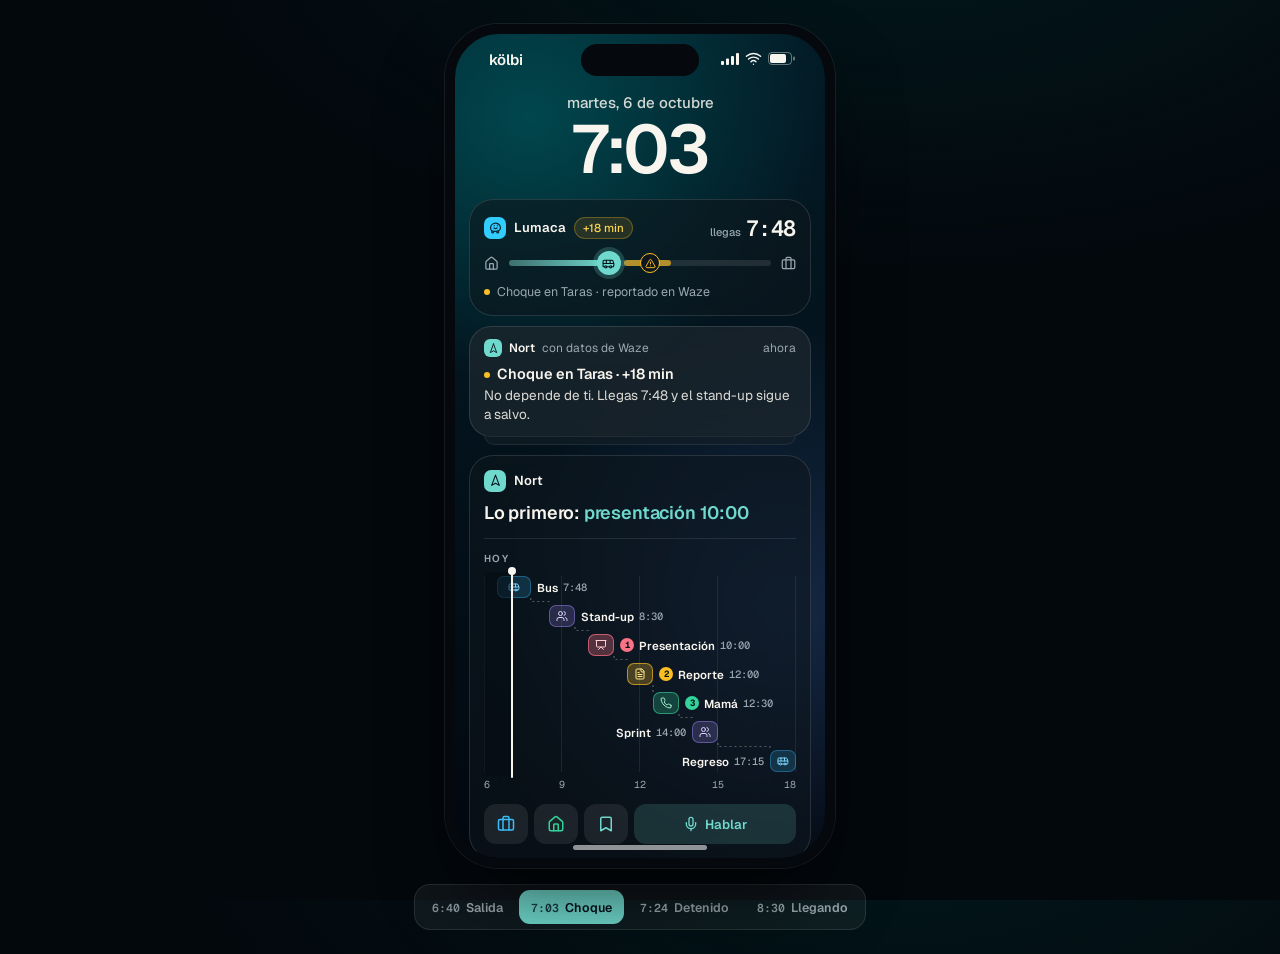
<file: mockups/05-v2-widget-asistente.html>
<!doctype html>
<html lang="es">
<head>
  <meta charset="utf-8" />
  <meta name="viewport" content="width=device-width, initial-scale=1" />
  <title>Nort · Opción 5 v2 — Viaje en vivo con Waze</title>
  <link rel="stylesheet" href="nort.css" />
  <style>
    .phone.lock {
      background: radial-gradient(420px 380px at 20% 10%, oklch(0.42 0.08 200 / 70%), transparent 70%),
        radial-gradient(420px 420px at 90% 70%, oklch(0.35 0.08 260 / 60%), transparent 70%),
        linear-gradient(170deg, oklch(0.22 0.04 230), oklch(0.12 0.02 250));
    }

    .lock .screen {
      gap: 10px;
      padding: 0 14px 40px;
    }

    .clock {
      text-align: center;
      padding: 8px 0 6px;
    }

    .clock .date {
      font-size: 15px;
      font-weight: 500;
      opacity: 0.85;
    }

    .clock .big {
      font-size: 68px;
      line-height: 1;
      font-weight: 600;
      letter-spacing: -0.04em;
    }

    .glass {
      border-radius: 24px;
      padding: 14px;
      background: oklch(0.2 0.02 240 / 58%);
      border: 1px solid oklch(1 0 0 / 12%);
      backdrop-filter: blur(24px);
      -webkit-backdrop-filter: blur(24px);
    }

    .logo {
      width: 22px;
      height: 22px;
      flex: none;
      border-radius: 7px;
      display: grid;
      place-items: center;
      background: var(--primary);
      color: var(--primary-fg);
    }

    /* ---------- Viaje en vivo (tráfico de Waze) ---------- */

    .trip-live {
      cursor: pointer;
    }

    .t-head {
      display: flex;
      align-items: center;
      gap: 8px;
      font-size: 13px;
      font-weight: 600;
    }

    .waze {
      width: 22px;
      height: 22px;
      flex: none;
      border-radius: 7px;
      display: grid;
      place-items: center;
      background: #33ccff;
      color: #0b2a3a;
    }

    .t-head .chip {
      height: 22px;
      padding: 0 8px;
      font-size: 11.5px;
    }

    .t-eta {
      margin-left: auto;
      display: flex;
      align-items: baseline;
      gap: 5px;
    }

    .t-eta b {
      font-family: var(--mono);
      font-size: 22px;
      font-weight: 600;
      letter-spacing: -0.02em;
    }

    .t-eta small {
      font-size: 11px;
      font-weight: 500;
      color: var(--muted-fg);
    }

    .track {
      display: flex;
      align-items: center;
      gap: 10px;
      margin-top: 14px;
    }

    .track > svg {
      flex: none;
      color: var(--muted-fg);
    }

    .rail {
      position: relative;
      flex: 1;
      height: 6px;
      border-radius: 99px;
      background: oklch(1 0 0 / 10%);
    }

    .rail .fill {
      position: absolute;
      inset: 0 auto 0 0;
      border-radius: 99px;
      background: linear-gradient(90deg, oklch(0.82 0.1 185 / 35%), var(--primary));
      transition: width 0.6s;
    }

    .rail .jam {
      position: absolute;
      top: 0;
      bottom: 0;
      border-radius: 99px;
      transition: left 0.6s, width 0.6s, opacity 0.3s;
    }

    .rail .me,
    .rail .inc {
      position: absolute;
      top: 50%;
      border-radius: 99px;
      display: grid;
      place-items: center;
      transform: translate(-50%, -50%);
    }

    .rail .me {
      z-index: 1;
      width: 24px;
      height: 24px;
      background: var(--primary);
      color: var(--primary-fg);
      box-shadow: 0 0 0 4px oklch(0.82 0.1 185 / 22%);
      transition: left 0.6s;
    }

    .rail .inc {
      width: 20px;
      height: 20px;
      background: oklch(0.2 0.02 240);
      border: 1.5px solid currentColor;
      transition: opacity 0.3s;
    }

    .t-status {
      display: flex;
      align-items: center;
      gap: 7px;
      margin-top: 12px;
      font-size: 12.5px;
      color: var(--muted-fg);
    }

    .t-status .dot,
    .n-title .dot {
      background: var(--tone);
    }

    /* Notificación empática */
    .notif {
      position: relative;
      padding: 12px 14px;
      border-radius: 22px;
      background: oklch(0.27 0.02 240 / 72%);
      border: 1px solid oklch(1 0 0 / 12%);
      backdrop-filter: blur(24px);
      -webkit-backdrop-filter: blur(24px);
    }

    .notif.in {
      animation: drop 0.45s cubic-bezier(0.2, 0.9, 0.3, 1.2);
    }

    @keyframes drop {
      from {
        transform: translateY(-14px) scale(0.97);
        opacity: 0;
      }
    }

    .notif.stacked {
      margin-bottom: 8px;
    }

    .notif.stacked::after {
      content: "";
      position: absolute;
      left: 14px;
      right: 14px;
      bottom: -9px;
      height: 9px;
      border-radius: 0 0 16px 16px;
      background: oklch(0.24 0.02 240 / 55%);
      border: 1px solid oklch(1 0 0 / 8%);
      border-top: 0;
    }

    .n-head {
      display: flex;
      align-items: center;
      gap: 7px;
      font-size: 12px;
      color: var(--muted-fg);
    }

    .n-head .logo {
      width: 18px;
      height: 18px;
      border-radius: 6px;
    }

    .n-head b {
      color: var(--fg);
      font-weight: 600;
    }

    .n-head .when {
      margin-left: auto;
    }

    .n-title {
      display: flex;
      align-items: center;
      gap: 7px;
      margin-top: 8px;
      font-size: 14.5px;
      font-weight: 600;
      line-height: 1.3;
    }

    .n-body {
      margin-top: 2px;
      font-size: 13.5px;
      line-height: 1.4;
      opacity: 0.88;
    }

    .n-actions {
      display: flex;
      gap: 6px;
      margin-top: 10px;
    }

    .n-actions button {
      flex: 1;
      height: 34px;
      border-radius: 11px;
      background: oklch(1 0 0 / 9%);
      font-size: 13px;
      font-weight: 600;
    }

    .n-actions .primary {
      background: var(--primary);
      color: var(--primary-fg);
    }

    .n-done {
      display: flex;
      align-items: center;
      gap: 6px;
      margin-top: 10px;
      font-size: 13px;
      color: var(--calm);
    }

    /* Controles para simular el viaje (fuera del teléfono) */
    .stage {
      gap: 16px;
    }

    .sim {
      display: flex;
      gap: 4px;
      padding: 5px;
      border-radius: 16px;
      background: oklch(1 0 0 / 5%);
      border: 1px solid var(--border);
    }

    .sim button {
      display: flex;
      align-items: center;
      gap: 6px;
      height: 34px;
      padding: 0 12px;
      border-radius: 11px;
      font-size: 12.5px;
      font-weight: 600;
      color: var(--muted-fg);
    }

    .sim button .mono {
      font-size: 11.5px;
      opacity: 0.8;
    }

    .sim button.on {
      background: var(--primary);
      color: var(--primary-fg);
    }

    html.embedded .sim {
      display: none;
    }

    /* ---------- Widget ---------- */

    .w-head {
      display: flex;
      align-items: center;
      gap: 8px;
      font-size: 13px;
      font-weight: 600;
    }

    .conclusion {
      margin-top: 10px;
      font-size: 18px;
      line-height: 1.25;
      font-weight: 600;
      letter-spacing: -0.01em;
    }

    /* Línea de tiempo del día */
    .day {
      position: relative;
      margin-top: 14px;
      padding-top: 12px;
      border-top: 1px solid oklch(1 0 0 / 10%);
    }

    /* Escalera: una fila por tema, cada paso más abajo y más a la derecha */
    .stairs {
      position: relative;
      margin-top: 10px;
      background:
        linear-gradient(90deg, oklch(1 0 0 / 10%) 0 1px, transparent 1px),
        repeating-linear-gradient(90deg, transparent 0 calc(25% - 1px), oklch(1 0 0 / 8%) calc(25% - 1px) 25%);
    }

    .steps {
      position: absolute;
      inset: 0;
      width: 100%;
      height: 100%;
      overflow: visible;
      pointer-events: none;
    }

    .steps path {
      fill: none;
      stroke: oklch(1 0 0 / 30%);
      stroke-width: 1.2;
      stroke-dasharray: 2 3;
      vector-effect: non-scaling-stroke;
    }

    .blk {
      position: absolute;
      z-index: 1;
      display: grid;
      place-items: center;
      border-radius: 7px;
      border: 1px solid transparent;
      cursor: pointer;
      transition: transform 0.15s;
    }

    .blk:hover {
      transform: translateY(-1px);
    }

    .lbl {
      position: absolute;
      z-index: 1;
      display: flex;
      align-items: center;
      gap: 5px;
      font-size: 11.5px;
      font-weight: 600;
      white-space: nowrap;
      cursor: pointer;
    }

    .lbl .t {
      font-family: var(--mono);
      font-size: 10.5px;
      font-weight: 500;
      color: var(--muted-fg);
    }

    .blk.risk {
      outline: 1.5px solid var(--act);
      outline-offset: 1px;
      animation: risk 1.4s ease-out infinite;
    }

    @keyframes risk {
      0% {
        box-shadow: 0 0 0 0 rgb(251 113 133 / 55%);
      }
      100% {
        box-shadow: 0 0 0 9px rgb(251 113 133 / 0%);
      }
    }

    .lbl.risk .t {
      color: #fda4af;
    }

    .lbl .rk {
      width: 14px;
      height: 14px;
      border-radius: 99px;
      display: grid;
      place-items: center;
      font-family: var(--mono);
      font-size: 9px;
      font-weight: 700;
      color: oklch(0.18 0.03 240);
    }

    .k-bus {
      background: rgb(56 189 248 / 18%);
      border-color: rgb(56 189 248 / 35%);
      color: #7dd3fc;
    }

    .k-meet {
      background: rgb(167 139 250 / 20%);
      border-color: rgb(167 139 250 / 45%);
      color: #ddd6fe;
    }

    .k-p1 {
      background: rgb(251 113 133 / 30%);
      border-color: rgb(251 113 133 / 70%);
      color: #fecdd3;
    }

    .k-p2 {
      background: rgb(251 191 36 / 26%);
      border-color: rgb(251 191 36 / 65%);
      color: #fde68a;
    }

    .k-p3 {
      background: rgb(52 211 153 / 24%);
      border-color: rgb(52 211 153 / 60%);
      color: #a7f3d0;
    }

    .past {
      position: absolute;
      top: -4px;
      bottom: -4px;
      left: 0;
      z-index: 2;
      border-radius: 6px 0 0 6px;
      background: oklch(0.15 0.02 240 / 55%);
      pointer-events: none;
    }

    .now {
      position: absolute;
      top: -6px;
      bottom: -6px;
      width: 2px;
      border-radius: 2px;
      background: var(--fg);
      z-index: 3;
      pointer-events: none;
    }

    .now::before {
      content: "";
      position: absolute;
      top: -3px;
      left: -3px;
      width: 8px;
      height: 8px;
      border-radius: 99px;
      background: var(--fg);
    }

    .ticks {
      position: relative;
      height: 14px;
      margin-top: 6px;
      font-family: var(--mono);
      font-size: 10px;
      color: var(--muted-fg);
    }

    .ticks span {
      position: absolute;
      transform: translateX(-50%);
    }

    .ticks span:first-child {
      transform: none;
    }

    .ticks span:last-child {
      transform: translateX(-100%);
    }

    .tip {
      position: absolute;
      top: -6px;
      z-index: 5;
      padding: 5px 9px;
      border-radius: 9px;
      background: oklch(0.95 0.01 90);
      color: oklch(0.2 0.02 240);
      font-size: 12px;
      font-weight: 600;
      white-space: nowrap;
      transform: translateX(-50%);
      opacity: 0;
      pointer-events: none;
      transition: opacity 0.2s;
    }

    .tip.show {
      opacity: 1;
    }

    .quick {
      display: grid;
      grid-template-columns: repeat(3, 44px) 1fr;
      gap: 6px;
      margin-top: 12px;
    }

    .quick button {
      height: 40px;
      border-radius: 12px;
      display: grid;
      place-items: center;
      background: oklch(1 0 0 / 8%);
    }

    .quick .talk {
      display: flex;
      align-items: center;
      justify-content: center;
      gap: 6px;
      font-size: 13px;
      font-weight: 600;
      background: oklch(0.82 0.1 185 / 16%);
      color: var(--primary);
    }

    /* ---------- Tarjetas de proyecto con enlaces ---------- */

    .proj {
      transition: box-shadow 0.4s;
    }

    .proj.flash {
      box-shadow: 0 0 0 2px var(--primary);
    }

    .p-head {
      display: flex;
      align-items: center;
      gap: 8px;
      font-size: 14px;
      font-weight: 600;
    }

    .p-head .rank {
      width: 18px;
      height: 18px;
      flex: none;
      border-radius: 99px;
      display: grid;
      place-items: center;
      font-family: var(--mono);
      font-size: 10px;
      font-weight: 700;
      color: oklch(0.18 0.03 240);
    }

    .p-head .time {
      margin-left: auto;
      font-family: var(--mono);
      font-size: 13px;
      font-weight: 500;
    }

    .p-sub {
      margin: 2px 0 0 26px;
      font-size: 12px;
      color: var(--muted-fg);
    }

    .links {
      display: grid;
      grid-template-columns: repeat(5, 1fr);
      gap: 10px 6px;
      margin-top: 12px;
    }

    .link {
      display: flex;
      flex-direction: column;
      align-items: center;
      gap: 5px;
      min-width: 0;
      color: var(--fg);
      text-decoration: none;
      font-size: 10.5px;
      cursor: pointer;
    }

    .link .name {
      max-width: 100%;
      overflow: hidden;
      text-overflow: ellipsis;
      white-space: nowrap;
      opacity: 0.8;
    }

    .app {
      position: relative;
      width: 46px;
      height: 46px;
      border-radius: 13px;
      display: grid;
      place-items: center;
      color: #fff;
      font-size: 15px;
      font-weight: 800;
      letter-spacing: -0.03em;
      box-shadow: inset 0 0 0 1px oklch(1 0 0 / 14%), 0 6px 14px -6px oklch(0 0 0 / 60%);
      transition: transform 0.12s;
    }

    .link:active .app {
      transform: scale(0.92);
    }

    .link.new .app {
      animation: pop 0.45s cubic-bezier(0.2, 0.9, 0.3, 1.4);
    }

    @keyframes pop {
      from {
        transform: scale(0.3);
        opacity: 0;
      }
    }

    .add .app {
      background: transparent;
      color: var(--primary);
      box-shadow: inset 0 0 0 1.5px oklch(0.82 0.1 185 / 45%);
      border: 0;
    }

    .footnote {
      text-align: center;
      font-size: 11px;
      opacity: 0.55;
    }

    /* Hoja para agregar enlaces */
    .sheet h3 {
      font-size: 17px;
      font-weight: 600;
    }

    .picker {
      display: grid;
      grid-template-columns: repeat(4, 1fr);
      gap: 14px 8px;
      margin-top: 16px;
    }

    .paste {
      display: flex;
      align-items: center;
      gap: 8px;
      margin-top: 18px;
      padding: 6px 6px 6px 12px;
      border-radius: 14px;
      background: oklch(1 0 0 / 6%);
      box-shadow: inset 0 0 0 1px var(--border);
    }

    .paste input {
      flex: 1;
      min-width: 0;
      height: 36px;
      border: 0;
      outline: 0;
      background: transparent;
      color: var(--fg);
      font: inherit;
      font-size: 14px;
    }

    .paste input::placeholder {
      color: var(--muted-fg);
    }

    .paste button {
      height: 36px;
      padding: 0 14px;
      border-radius: 10px;
      background: var(--primary);
      color: var(--primary-fg);
      font-size: 13px;
      font-weight: 600;
    }
  </style>
</head>
<body>
  <div class="stage">
    <div class="phone lock" id="phone">
      <div class="statusbar" data-time="kölbi"></div>

      <main class="screen" id="screen">
        <div class="clock">
          <p class="date">martes, 6 de octubre</p>
          <p class="big" id="clock">7:03</p>
        </div>

        <section class="glass trip-live" id="trip" title="Toca para avanzar el viaje">
          <div class="t-head">
            <span class="waze"><svg class="i" width="15" height="15"><use href="#i-waze"/></svg></span>Lumaca
            <span class="chip" id="t-delay"></span>
            <span class="t-eta"><small>llegas</small><b id="t-eta"></b></span>
          </div>
          <div class="track">
            <svg class="i" width="15" height="15"><use href="#i-home"/></svg>
            <div class="rail">
              <span class="fill" id="t-fill"></span>
              <span class="jam" id="t-jam"></span>
              <b class="inc" id="t-inc"><svg class="i" width="11" height="11"><use href="#i-alert"/></svg></b>
              <i class="me" id="t-me"><svg class="i" width="13" height="13"><use href="#i-bus"/></svg></i>
            </div>
            <svg class="i" width="15" height="15"><use href="#i-briefcase"/></svg>
          </div>
          <p class="t-status"><span class="dot"></span><span id="t-status"></span></p>
        </section>

        <section class="notif" id="notif"></section>

        <section class="glass" id="widget">
          <div class="w-head">
            <span class="logo"><svg class="i" width="13" height="13"><use href="#i-nort"/></svg></span>Nort
          </div>

          <p class="conclusion">Lo primero: <span class="hl">presentación 10:00</span></p>

          <div class="day">
            <p class="eyebrow" style="font-size: 10px">Hoy</p>
            <div class="stairs" id="stairs">
              <svg class="steps" id="steps" preserveAspectRatio="none"><path id="steps-path" /></svg>
              <div class="past" id="past"></div>
              <div class="now" id="now"></div>
            </div>
            <div class="ticks">
              <span style="left: 0">6</span>
              <span style="left: 25%">9</span>
              <span style="left: 50%">12</span>
              <span style="left: 75%">15</span>
              <span style="left: 100%">18</span>
            </div>
            <div class="tip" id="tip"></div>
          </div>

          <div class="quick">
            <button aria-label="Soltar algo de trabajo"><svg class="i" width="18" height="18" style="color: var(--occupied)"><use href="#i-briefcase"/></svg></button>
            <button aria-label="Soltar algo personal"><svg class="i" width="18" height="18" style="color: var(--calm)"><use href="#i-home"/></svg></button>
            <button aria-label="No se me olvide"><svg class="i" width="18" height="18" style="color: var(--primary)"><use href="#i-bookmark"/></svg></button>
            <button class="talk"><svg class="i" width="16" height="16"><use href="#i-mic"/></svg>Hablar</button>
          </div>
        </section>

        <div id="projects"></div>

        <p class="footnote">Tus enlaces por proyecto. Toca + para agregar.</p>
      </main>

      <div class="sheet-backdrop" id="backdrop"></div>
      <div class="sheet" id="sheet">
        <div class="grabber"></div>
        <h3 id="sheet-title">Agregar enlace</h3>
        <div class="picker" id="picker"></div>
        <form class="paste" id="paste">
          <svg class="i" width="16" height="16" style="color: var(--muted-fg)"><use href="#i-link"/></svg>
          <input placeholder="Pegar un enlace…" />
          <button>Agregar</button>
        </form>
      </div>

      <div class="toast" id="toast"><svg class="i" width="18" height="18"><use href="#i-link"/></svg><span id="toast-text"></span></div>
      <div class="home-indicator"></div>
    </div>

    <nav class="sim" id="sim" aria-label="Simular el viaje"></nav>
  </div>

  <script src="icons.js"></script>
  <script>
    const icon = (id, s = 14) => `<svg class="i" width="${s}" height="${s}"><use href="#i-${id}"/></svg>`;

    // ---------------------------------------------------------------
    // Apps disponibles para enlazar. El usuario elige cuáles van en
    // cada proyecto y a qué apunta cada una (correo, archivo, reunión).
    // ---------------------------------------------------------------
    const APPS = {
      outlook: { name: "Outlook", color: "#0f6cbd", icon: "mail", url: "https://outlook.office.com/mail/" },
      teams: { name: "Teams", color: "#5b5fc7", icon: "video", url: "https://teams.microsoft.com/" },
      ppt: { name: "PowerPoint", color: "#c43e1c", icon: "presentation", url: "https://www.office.com/launch/powerpoint" },
      excel: { name: "Excel", color: "#107c41", icon: "table", url: "https://www.office.com/launch/excel" },
      word: { name: "Word", color: "#185abd", icon: "file", url: "https://www.office.com/launch/word" },
      colab: { name: "Colab", color: "#e8710a", text: "co", url: "https://colab.research.google.com/" },
      drive: { name: "Drive", color: "#1e8e3e", icon: "folder", url: "https://drive.google.com/" },
      notion: { name: "Notion", color: "#f1f1ef", fg: "#111", text: "N", url: "https://www.notion.so/" },
      figma: { name: "Figma", color: "#a259ff", text: "F", url: "https://www.figma.com/" },
      zoom: { name: "Zoom", color: "#2d8cff", icon: "video", url: "https://zoom.us/" },
      whatsapp: { name: "WhatsApp", color: "#25d366", icon: "message", url: "https://web.whatsapp.com/" },
      phone: { name: "Llamar", color: "#34c759", icon: "phone", url: "tel:+50600000000" },
      maps: { name: "Maps", color: "#ea4335", icon: "pin", url: "https://maps.google.com/" },
      web: { name: "Enlace", color: "#3b4a5c", icon: "link", url: "#" },
    };

    const PROJECTS = [
      {
        id: "pres",
        rank: 1,
        color: "#fb7185",
        title: "Presentación Q4",
        time: "10:00",
        sub: "Grupo Ámbar · Sala 2",
        links: [
          { app: "ppt", hint: "Propuesta_Q4_v3" },
          { app: "teams", hint: "Unirse a la reunión" },
          { app: "outlook", hint: "Correo de Laura" },
          { app: "notion", hint: "Guion de la presentación" },
        ],
      },
      {
        id: "rep",
        rank: 2,
        color: "#fbbf24",
        title: "Reporte semanal",
        time: "12:00",
        sub: "Métricas de septiembre",
        links: [
          { app: "excel", hint: "Métricas septiembre" },
          { app: "colab", hint: "Notebook de métricas" },
          { app: "word", hint: "Reporte semana 40" },
          { app: "outlook", hint: "Correo de Marco" },
        ],
      },
      {
        id: "mom",
        rank: 3,
        color: "#34d399",
        title: "Mamá",
        time: "12:30",
        sub: "Cumpleaños",
        links: [
          { app: "whatsapp", hint: "Chat con mamá" },
          { app: "phone", hint: "Llamar a mamá" },
        ],
      },
    ];

    // ---------------------------------------------------------------
    // Línea de tiempo del día (6:00–18:00)
    // ---------------------------------------------------------------
    const DAY_START = 6 * 60;
    const DAY_SPAN = 12 * 60;

    const BLOCKS = [
      { s: "6:30", e: "7:48", t: "7:48", k: "bus", icon: "bus", name: "Bus", label: "Bus · llegas 7:48" },
      { s: "8:30", e: "9:00", t: "8:30", k: "meet", icon: "users", name: "Stand-up", label: "Stand-up 8:30" },
      { s: "10:00", e: "10:45", t: "10:00", k: "p1", icon: "presentation", rank: 1, name: "Presentación", label: "Presentación Q4 · 10:00", project: "pres" },
      { s: "11:30", e: "12:00", t: "12:00", k: "p2", icon: "file", rank: 2, name: "Reporte", label: "Reporte · vence 12:00", project: "rep" },
      { s: "12:30", e: "13:00", t: "12:30", k: "p3", icon: "phone", rank: 3, name: "Mamá", label: "Llamar a mamá · 12:30", project: "mom" },
      { s: "14:00", e: "15:00", t: "14:00", k: "meet", icon: "users", name: "Sprint", label: "Sprint review 14:00" },
      { s: "17:15", e: "18:00", t: "17:15", k: "bus", icon: "bus", name: "Regreso", label: "Bus de regreso 17:15" },
    ];
    const RANK_COLOR = { 1: "#fb7185", 2: "#fbbf24", 3: "#34d399" };
    const ROW = 22;
    const GAP = 7;

    const pct = (hm) => {
      const [h, m] = hm.split(":").map(Number);
      return ((h * 60 + m - DAY_START) / DAY_SPAN) * 100;
    };

    const $stairs = document.getElementById("stairs");
    const $tip = document.getElementById("tip");
    const $screen = document.getElementById("screen");

    function showTip(text, atPct, rowTop) {
      $tip.textContent = text;
      $tip.style.top = `${$stairs.offsetTop + rowTop - 30}px`;
      $tip.style.left = `clamp(60px, ${atPct}%, calc(100% - 60px))`;
      $tip.classList.add("show");
      clearTimeout(showTip.t);
      showTip.t = setTimeout(() => $tip.classList.remove("show"), 1800);
    }

    function jumpTo(id) {
      const card = document.getElementById("p-" + id);
      const r = card.getBoundingClientRect();
      const s = $screen.getBoundingClientRect();
      $screen.scrollBy({ top: r.top - s.top - 70, behavior: "smooth" });
      card.classList.add("flash");
      setTimeout(() => card.classList.remove("flash"), 1200);
    }

    const H = BLOCKS.length * ROW + (BLOCKS.length - 1) * GAP;
    $stairs.style.height = H + "px";
    document.getElementById("steps").setAttribute("viewBox", `0 0 100 ${H}`);

    const minPct = (26 / $stairs.clientWidth) * 100;

    // El bus termina cuando Waze dice que llegas; lo que empieza antes queda en riesgo.
    function renderStairs(now, eta) {
      $stairs.querySelectorAll(".blk, .lbl").forEach((n) => n.remove());
      const bus = BLOCKS[0];
      bus.e = bus.t = eta;
      bus.label = `Bus · llegas ${eta}`;

      const steps = BLOCKS.map((b, i) => {
        const w = Math.max(pct(b.e) - pct(b.s), minPct);
        const x = Math.min(pct(b.s), 100 - w);
        return { b, x, w, top: i * (ROW + GAP), risk: b !== bus && pct(b.s) < pct(eta) };
      });

      steps.forEach(({ b, x, w, top, risk }) => {
        const onTap = () => {
          showTip(b.label, x + w / 2, top);
          if (b.project) jumpTo(b.project);
        };

        const el = document.createElement("div");
        el.className = `blk k-${b.k}` + (risk ? " risk" : "");
        Object.assign(el.style, { top: top + "px", height: ROW + "px", left: x + "%", width: w + "%" });
        el.innerHTML = icon(b.icon, 12);
        el.addEventListener("click", onTap);
        $stairs.appendChild(el);

        const lbl = document.createElement("div");
        lbl.className = "lbl" + (risk ? " risk" : "");
        Object.assign(lbl.style, { top: top + "px", height: ROW + "px", left: `calc(${x + w}% + 6px)` });
        lbl.innerHTML =
          (b.rank ? `<span class="rk" style="background:${RANK_COLOR[b.rank]}">${b.rank}</span>` : "") +
          `${b.name}<span class="t">${b.t}</span>`;
        lbl.addEventListener("click", onTap);
        $stairs.appendChild(lbl);
        if (lbl.offsetLeft + lbl.offsetWidth > $stairs.clientWidth) {
          lbl.style.left = "auto";
          lbl.style.right = `calc(${100 - x}% + 6px)`;
        }
      });

      let d = "";
      for (let i = 0; i < steps.length - 1; i++) {
        const a = steps[i];
        const n = steps[i + 1];
        const y = a.top + ROW + GAP / 2;
        d += `M${a.x + a.w} ${a.top + ROW}V${y}H${n.x}V${n.top}`;
      }
      document.getElementById("steps-path").setAttribute("d", d);
      document.getElementById("now").style.left = pct(now) + "%";
      document.getElementById("past").style.width = pct(now) + "%";
    }

    // ---------------------------------------------------------------
    // Tarjetas de proyecto
    // ---------------------------------------------------------------
    const $projects = document.getElementById("projects");
    const toast = document.getElementById("toast");
    const toastText = document.getElementById("toast-text");

    function showToast(text) {
      toastText.textContent = text;
      toast.classList.add("show");
      clearTimeout(showToast.t);
      showToast.t = setTimeout(() => toast.classList.remove("show"), 1800);
    }

    function appTile(key) {
      const a = APPS[key];
      const glyph = a.text ? a.text : icon(a.icon, 20);
      return `<span class="app" style="background:${a.color};color:${a.fg || "#fff"}">${glyph}</span>`;
    }

    function linkEl(link, isNew = false) {
      const a = APPS[link.app];
      const el = document.createElement("a");
      el.className = "link" + (isNew ? " new" : "");
      el.href = link.url || a.url;
      el.target = "_blank";
      el.rel = "noopener";
      el.title = `${a.name} · ${link.hint}`;
      el.innerHTML = `${appTile(link.app)}<span class="name">${a.name}</span>`;
      el.addEventListener("click", () => showToast(`${a.name} · ${link.hint}`));
      return el;
    }

    function renderProject(p) {
      const card = document.createElement("article");
      card.className = "glass proj";
      card.id = "p-" + p.id;
      card.innerHTML = `
        <header class="p-head">
          <span class="rank" style="background:${p.color}">${p.rank}</span>${p.title}
          <span class="time">${p.time}</span>
        </header>
        <p class="p-sub">${p.sub}</p>
        <div class="links"></div>`;
      const box = card.querySelector(".links");
      p.links.forEach((l) => box.appendChild(linkEl(l)));

      const add = document.createElement("button");
      add.className = "link add";
      add.innerHTML = `<span class="app">${icon("plus", 20)}</span><span class="name">Agregar</span>`;
      add.addEventListener("click", () => openPicker(p));
      box.appendChild(add);

      $projects.appendChild(card);
      $projects.appendChild(Object.assign(document.createElement("div"), { style: "height:10px" }));
    }

    PROJECTS.forEach(renderProject);

    // ---------------------------------------------------------------
    // Agregar enlaces
    // ---------------------------------------------------------------
    const phone = document.getElementById("phone");
    const picker = document.getElementById("picker");
    let current = null;

    function openPicker(p) {
      current = p;
      document.getElementById("sheet-title").textContent = `Agregar a ${p.title}`;
      const used = new Set(p.links.map((l) => l.app));
      picker.innerHTML = "";
      Object.keys(APPS)
        .filter((k) => k !== "web" && !used.has(k))
        .forEach((k) => {
          const b = document.createElement("button");
          b.className = "link";
          b.innerHTML = `${appTile(k)}<span class="name">${APPS[k].name}</span>`;
          b.addEventListener("click", () => addLink({ app: k, hint: "agregado por ti" }));
          picker.appendChild(b);
        });
      phone.classList.add("sheet-open");
    }

    function addLink(link) {
      current.links.push(link);
      const box = document.querySelector(`#p-${current.id} .links`);
      box.insertBefore(linkEl(link, true), box.querySelector(".add"));
      phone.classList.remove("sheet-open");
      showToast(`${APPS[link.app].name} agregado a ${current.title}`);
    }

    document.getElementById("backdrop").addEventListener("click", () => phone.classList.remove("sheet-open"));
    document.getElementById("paste").addEventListener("submit", (e) => {
      e.preventDefault();
      const input = e.target.querySelector("input");
      const url = input.value.trim() || "#";
      input.value = "";
      addLink({ app: "web", hint: url, url });
    });

    document.querySelectorAll(".quick button:not(.talk)").forEach((b) =>
      b.addEventListener("click", () => showToast("Guardado")),
    );
    document.querySelector(".quick .talk").addEventListener("click", () => showToast("Te escucho…"));

    // ---------------------------------------------------------------
    // Viaje en vivo: Waze aporta el tráfico; Nort lo traduce a lo que
    // significa para el día de John. Nunca culpa, valida, da una sola
    // conclusión y como mucho dos acciones.
    // ---------------------------------------------------------------
    const TONE = { calm: "#34d399", watch: "#fbbf24", act: "#fb7185" };

    const PHASES = [
      {
        name: "Salida",
        clock: "6:40",
        eta: "7:30",
        delay: 0,
        prog: 14,
        tone: "calm",
        status: "Tráfico fluido",
        n: {
          title: "Buen viaje",
          body: "Llegas 7:30, una hora antes del stand-up. Puedes descansar.",
          actions: [],
        },
      },
      {
        name: "Choque",
        clock: "7:03",
        eta: "7:48",
        delay: 18,
        prog: 38,
        jam: [44, 18],
        inc: 54,
        tone: "watch",
        status: "Choque en Taras · reportado en Waze",
        n: {
          title: "Choque en Taras · +18 min",
          body: "No depende de ti. Llegas 7:48 y el stand-up sigue a salvo.",
          actions: [],
        },
      },
      {
        name: "Detenido",
        clock: "7:24",
        eta: "8:35",
        delay: 65,
        prog: 46,
        jam: [46, 34],
        inc: 58,
        tone: "act",
        status: "Ruta detenida · 4 km lentos",
        n: {
          title: "Llegarías 8:35",
          body: "Cinco minutos tarde al stand-up. La presentación de las 10:00 sigue a salvo.",
          actions: [
            { label: "Avisar al equipo", primary: true, toast: "Le avisé a tu equipo que llegas 8:35", done: "Tu equipo ya sabe que llegas 8:35" },
            { label: "Unirme por Teams", toast: "Te aviso a las 8:29 para entrar por Teams", done: "Te aviso a las 8:29" },
          ],
        },
      },
      {
        name: "Llegando",
        clock: "8:30",
        eta: "8:35",
        delay: 65,
        prog: 93,
        tone: "calm",
        status: "Bajas en 5 min",
        n: {
          title: "Ya casi llegas",
          body: "Fue un viaje pesado. Lo primero: presentación 10:00, tienes hora y media.",
          actions: [{ label: "Abrir guion", primary: true, toast: "Notion · Guion de la presentación", done: "Guion abierto" }],
        },
      },
    ];

    const $trip = document.getElementById("trip");
    const $notif = document.getElementById("notif");
    const $sim = document.getElementById("sim");
    const $jam = document.getElementById("t-jam");
    const $inc = document.getElementById("t-inc");
    let phase = 0;

    function renderNotif(p, stacked) {
      const n = p.n;
      $notif.className = `notif tone-${p.tone}` + (stacked ? " stacked" : "");
      $notif.innerHTML = `
        <div class="n-head"><span class="logo">${icon("nort", 11)}</span><b>Nort</b>con datos de Waze<span class="when">ahora</span></div>
        <p class="n-title"><span class="dot"></span>${n.title}</p>
        <p class="n-body">${n.body}</p>
        ${n.actions.length ? `<div class="n-actions">${n.actions.map((a, k) => `<button data-k="${k}" class="${a.primary ? "primary" : ""}">${a.label}</button>`).join("")}</div>` : ""}`;
      $notif.querySelectorAll(".n-actions button").forEach((b) =>
        b.addEventListener("click", () => {
          const a = n.actions[b.dataset.k];
          showToast(a.toast);
          b.parentElement.outerHTML = `<p class="n-done">${icon("check", 14)}${a.done}</p>`;
        }),
      );
      void $notif.offsetWidth;
      $notif.classList.add("in");
    }

    function setPhase(i) {
      phase = i;
      const p = PHASES[i];
      document.getElementById("clock").textContent = p.clock;

      $trip.className = `glass trip-live tone-${p.tone}`;
      document.getElementById("t-eta").textContent = p.eta;
      const $delay = document.getElementById("t-delay");
      $delay.className = "chip " + (p.delay === 0 ? "calm" : p.delay > 30 ? "act" : "watch");
      $delay.textContent = p.delay === 0 ? "a tiempo" : `+${p.delay} min`;
      document.getElementById("t-fill").style.width = p.prog + "%";
      document.getElementById("t-me").style.left = p.prog + "%";
      document.getElementById("t-status").textContent = p.status;

      $jam.style.opacity = p.jam ? 1 : 0;
      if (p.jam) Object.assign($jam.style, { left: p.jam[0] + "%", width: p.jam[1] + "%", background: TONE[p.tone] + "aa" });
      $inc.style.opacity = p.inc ? 1 : 0;
      if (p.inc) Object.assign($inc.style, { left: p.inc + "%", color: TONE[p.tone] });

      renderNotif(p, i > 0);
      renderStairs(p.clock, p.eta);
      [...$sim.children].forEach((b, k) => b.classList.toggle("on", k === i));
    }

    PHASES.forEach((p, i) => {
      const b = document.createElement("button");
      b.innerHTML = `<span class="mono">${p.clock}</span>${p.name}`;
      b.addEventListener("click", () => setPhase(i));
      $sim.appendChild(b);
    });
    $trip.addEventListener("click", () => setPhase((phase + 1) % PHASES.length));

    setPhase(1);
    if (document.documentElement.classList.contains("embedded")) {
      setInterval(() => setPhase((phase + 1) % PHASES.length), 5000);
    }
  </script>
</body>
</html>
</file>
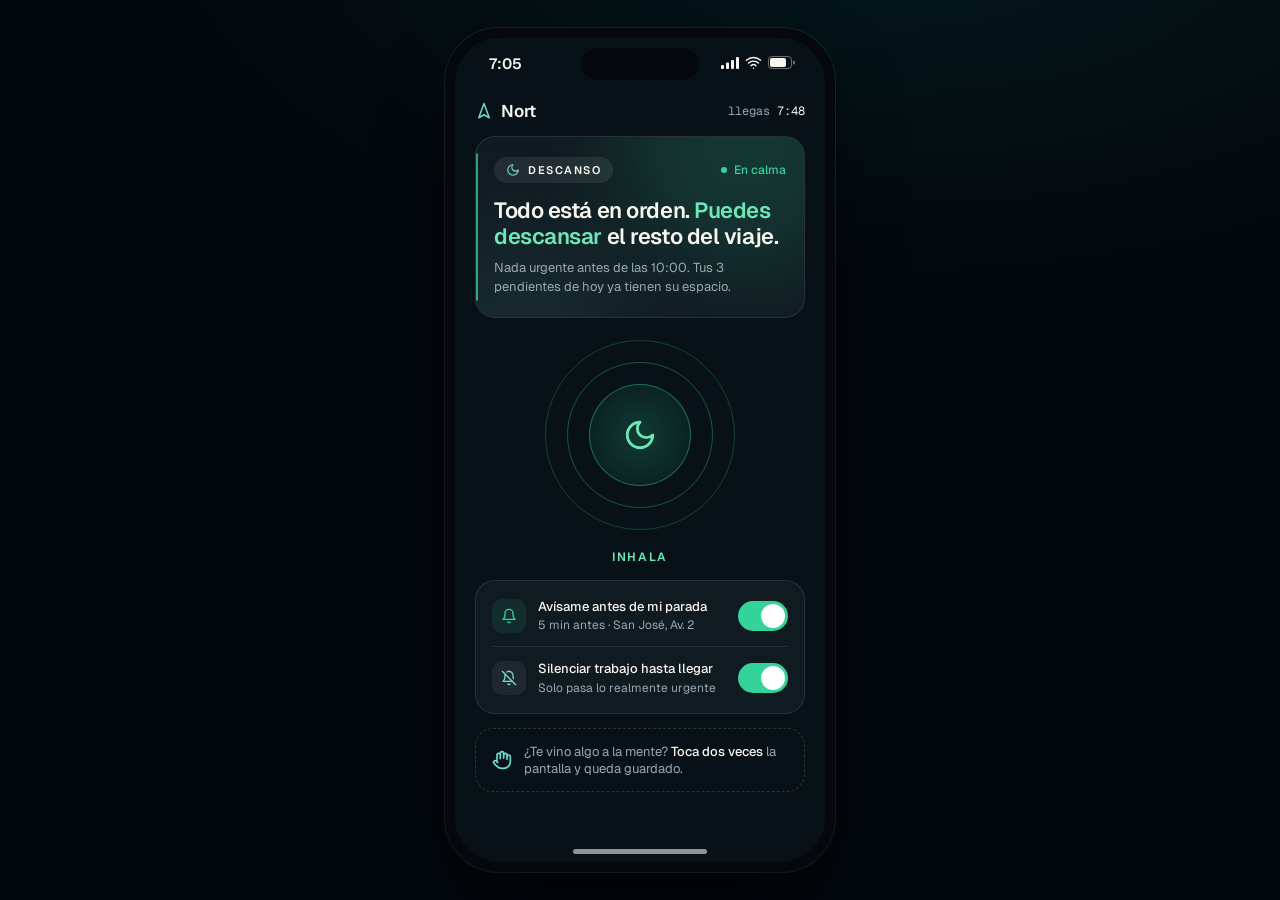
<file: mockups/06-modo-descanso.html>
<!doctype html>
<html lang="es">
<head>
  <meta charset="utf-8" />
  <meta name="viewport" content="width=device-width, initial-scale=1" />
  <title>Nort · Opción 6 — Modo descanso</title>
  <link rel="stylesheet" href="nort.css" />
  <style>
    .calm-orb {
      position: relative;
      width: 190px;
      height: 190px;
      margin: 8px auto 4px;
      display: grid;
      place-items: center;
    }

    .calm-orb span {
      position: absolute;
      inset: 0;
      border-radius: 999px;
      border: 1px solid rgb(52 211 153 / 25%);
      animation: breathe 6s ease-in-out infinite;
    }

    .calm-orb span:nth-child(2) {
      inset: 22px;
      border-color: rgb(52 211 153 / 35%);
      animation-delay: 0.4s;
    }

    .calm-orb span:nth-child(3) {
      inset: 44px;
      background: radial-gradient(circle, rgb(52 211 153 / 22%), rgb(52 211 153 / 4%));
      border-color: rgb(52 211 153 / 45%);
      animation-delay: 0.8s;
    }

    .calm-orb svg {
      position: relative;
      color: #6ee7b7;
    }

    @keyframes breathe {
      0%,
      100% {
        transform: scale(0.92);
        opacity: 0.7;
      }
      50% {
        transform: scale(1.04);
        opacity: 1;
      }
    }

    .breath-label {
      text-align: center;
      font-size: 12px;
      letter-spacing: 0.14em;
      text-transform: uppercase;
      color: #6ee7b7;
      font-weight: 600;
    }

    .setting {
      display: flex;
      align-items: center;
      gap: 12px;
      padding: 12px 0;
      border-top: 1px solid var(--border);
    }

    .setting:first-of-type {
      border-top: 0;
    }

    .setting .body {
      flex: 1;
      min-width: 0;
    }

    .toggle {
      position: relative;
      width: 50px;
      height: 30px;
      flex: none;
      border-radius: 99px;
      background: oklch(1 0 0 / 15%);
      transition: background 0.2s;
    }

    .toggle::after {
      content: "";
      position: absolute;
      top: 3px;
      left: 3px;
      width: 24px;
      height: 24px;
      border-radius: 99px;
      background: #fff;
      transition: transform 0.2s;
    }

    .toggle.on {
      background: var(--calm);
    }

    .toggle.on::after {
      transform: translateX(20px);
    }

    .tip {
      display: flex;
      align-items: center;
      gap: 12px;
      padding: 14px 16px;
      border-radius: 18px;
      border: 1px dashed oklch(1 0 0 / 15%);
      font-size: 13px;
      color: var(--muted-fg);
    }

    .tip svg {
      color: var(--primary);
    }
  </style>
</head>
<body>
  <div class="stage">
    <div class="phone">
      <div class="statusbar" data-time="7:05"></div>

      <main class="screen">
        <div class="appbar">
          <div class="brand"><svg class="i" width="18" height="18"><use href="#i-nort"/></svg>Nort</div>
          <span class="mono xs muted">llegas <span style="color: var(--fg)">7:48</span></span>
        </div>

        <section class="card hero tone-calm">
          <span class="edge"></span>
          <div class="row-between">
            <span class="pill"><svg class="i" width="14" height="14"><use href="#i-moon"/></svg>Descanso</span>
            <span class="status"><span class="dot"></span>En calma</span>
          </div>
          <h2 style="margin-top: 14px; font-size: 22px">Todo está en orden. <span style="color: #6ee7b7">Puedes descansar</span> el resto del viaje.</h2>
          <p class="small muted" style="margin-top: 8px">Nada urgente antes de las 10:00. Tus 3 pendientes de hoy ya tienen su espacio.</p>
        </section>

        <div class="calm-orb" aria-hidden="true">
          <span></span><span></span><span></span>
          <svg class="i" width="34" height="34"><use href="#i-moon"/></svg>
        </div>
        <p class="breath-label" id="breath">Inhala</p>

        <section class="card" style="padding: 4px 16px">
          <div class="setting">
            <div class="glyph calm"><svg class="i" width="16" height="16"><use href="#i-bell"/></svg></div>
            <div class="body"><p class="small" style="font-weight: 500">Avísame antes de mi parada</p><p class="xs muted">5 min antes · San José, Av. 2</p></div>
            <button class="toggle on" aria-label="Avisar antes de la parada"></button>
          </div>
          <div class="setting">
            <div class="glyph"><svg class="i" width="16" height="16"><use href="#i-bell-off"/></svg></div>
            <div class="body"><p class="small" style="font-weight: 500">Silenciar trabajo hasta llegar</p><p class="xs muted">Solo pasa lo realmente urgente</p></div>
            <button class="toggle on" aria-label="Silenciar trabajo"></button>
          </div>
        </section>

        <div class="tip">
          <svg class="i" width="20" height="20"><use href="#i-tap"/></svg>
          <span>¿Te vino algo a la mente? <strong style="color: var(--fg); font-weight: 500">Toca dos veces</strong> la pantalla y queda guardado.</span>
        </div>
      </main>

      <div class="toast" id="toast"><svg class="i" width="18" height="18"><use href="#i-circle-check"/></svg>Guardado. Sigue descansando.</div>
      <div class="home-indicator"></div>
    </div>
  </div>

  <script src="icons.js"></script>
  <script>
    document.querySelectorAll(".toggle").forEach((t) => t.addEventListener("click", () => t.classList.toggle("on")));

    const breath = document.getElementById("breath");
    let inhale = true;
    setInterval(() => {
      inhale = !inhale;
      breath.textContent = inhale ? "Inhala" : "Exhala";
    }, 3000);

    const toast = document.getElementById("toast");
    document.querySelector(".screen").addEventListener("dblclick", () => {
      toast.classList.add("show");
      setTimeout(() => toast.classList.remove("show"), 1800);
    });
  </script>
</body>
</html>
</file>
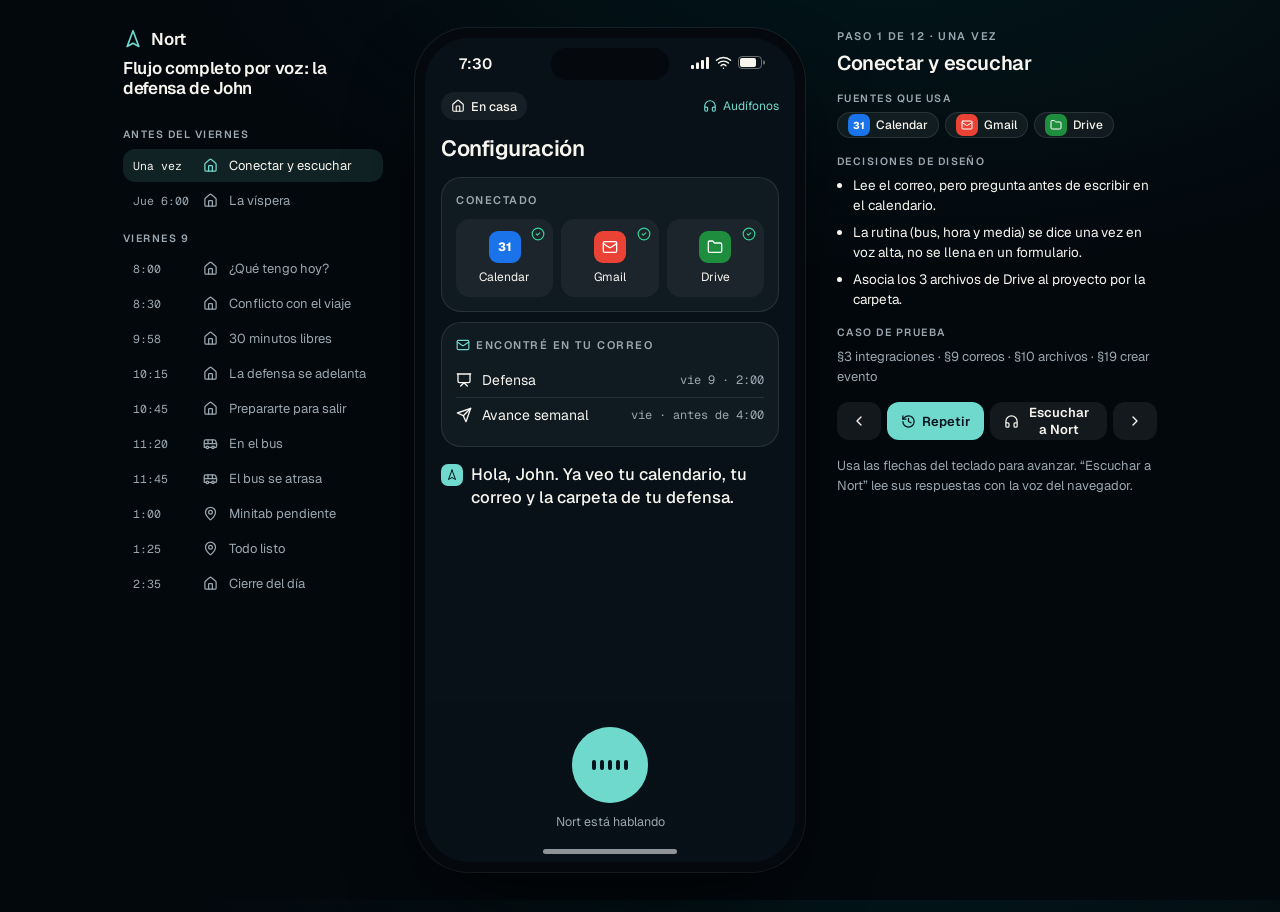
<file: mockups/07-flujo-voz.html>
<!doctype html>
<html lang="es">
<head>
  <meta charset="utf-8" />
  <meta name="viewport" content="width=device-width, initial-scale=1" />
  <title>Nort · Flujo completo por voz — la defensa de John</title>
  <link rel="stylesheet" href="nort.css" />
  <style>
    body {
      min-height: 100%;
    }

    .flow {
      display: grid;
      grid-template-columns: 260px 390px 320px;
      gap: 32px;
      justify-content: center;
      align-items: start;
      padding: 28px 16px 40px;
    }

    /* ---------- Rail de pasos ---------- */
    .rail-steps {
      position: sticky;
      top: 20px;
      display: flex;
      flex-direction: column;
      gap: 2px;
    }

    .rail-steps .brand {
      margin-bottom: 6px;
    }

    .rail-steps h1 {
      font-size: 17px;
      margin-bottom: 14px;
    }

    .group {
      margin: 12px 0 4px;
      font-size: 10.5px;
      font-weight: 600;
      letter-spacing: 0.14em;
      text-transform: uppercase;
      color: var(--muted-fg);
    }

    .stp {
      display: grid;
      grid-template-columns: 62px 18px 1fr;
      align-items: center;
      gap: 8px;
      padding: 8px 10px;
      border-radius: 12px;
      text-align: left;
      font-size: 13px;
      color: var(--muted-fg);
    }

    .stp .t {
      font-family: var(--mono);
      font-size: 11.5px;
    }

    .stp:hover {
      background: oklch(1 0 0 / 4%);
    }

    .stp.on {
      background: oklch(0.82 0.1 185 / 12%);
      color: var(--fg);
    }

    .stp.on svg {
      color: var(--primary);
    }

    /* ---------- Teléfono ---------- */
    .v-screen {
      gap: 12px;
      padding: 4px 16px 170px;
    }

    .v-top {
      display: flex;
      align-items: center;
      gap: 8px;
    }

    .ctx {
      display: inline-flex;
      align-items: center;
      gap: 6px;
      height: 28px;
      padding: 0 10px;
      border-radius: 99px;
      background: oklch(1 0 0 / 6%);
      font-size: 12.5px;
      font-weight: 500;
    }

    .ear {
      margin-left: auto;
      display: inline-flex;
      align-items: center;
      gap: 6px;
      font-size: 12px;
      color: var(--primary);
    }

    .ear.off {
      color: var(--muted-fg);
    }

    .v-date {
      font-size: 22px;
      font-weight: 600;
      letter-spacing: -0.02em;
    }

    .v-date .mono {
      color: var(--muted-fg);
      font-weight: 500;
      font-size: 18px;
      margin-left: 6px;
    }

    #card {
      display: flex;
      flex-direction: column;
      gap: 10px;
    }

    .v-card {
      padding: 14px;
    }

    .v-card .eyebrow {
      margin-bottom: 10px;
    }

    /* Hero: una sola cosa grande */
    .big-row {
      display: flex;
      align-items: center;
      gap: 14px;
    }

    .big-t {
      font-family: var(--mono);
      font-size: 44px;
      font-weight: 600;
      letter-spacing: -0.04em;
      line-height: 1;
    }

    .big-t s {
      font-size: 24px;
      color: var(--muted-fg);
      margin-right: 6px;
    }

    .b-title {
      font-size: 18px;
      font-weight: 600;
    }

    .facts3 {
      display: grid;
      grid-template-columns: repeat(3, 1fr);
      gap: 8px;
      margin-top: 14px;
    }

    .fact {
      padding: 10px;
      border-radius: 14px;
      background: oklch(1 0 0 / 6%);
    }

    .fact svg {
      color: var(--primary);
    }

    .fact .k {
      margin-top: 6px;
      font-size: 11px;
      color: var(--muted-fg);
    }

    .fact .v {
      font-size: 14px;
      font-weight: 600;
    }

    /* Mini línea de tiempo */
    .mb {
      position: relative;
      border-radius: 10px;
      background: repeating-linear-gradient(90deg, transparent 0 calc(var(--step) - 1px), oklch(1 0 0 / 7%) calc(var(--step) - 1px) var(--step));
    }

    .mb-b {
      position: absolute;
      display: flex;
      align-items: center;
      justify-content: center;
      gap: 4px;
      height: 24px;
      border-radius: 7px;
      border: 1px solid transparent;
      font-size: 10.5px;
      font-weight: 600;
      white-space: nowrap;
      overflow: hidden;
    }

    .mb-ticks {
      position: relative;
      height: 14px;
      margin-top: 4px;
      font-family: var(--mono);
      font-size: 10px;
      color: var(--muted-fg);
    }

    .mb-ticks span {
      position: absolute;
      transform: translateX(-50%);
    }

    .mb-cap {
      margin: 10px 0 6px;
      font-size: 11px;
      color: var(--muted-fg);
    }

    .k-bus { background: rgb(56 189 248 / 18%); border-color: rgb(56 189 248 / 40%); color: #7dd3fc; }
    .k-meet { background: rgb(167 139 250 / 18%); border-color: rgb(167 139 250 / 40%); color: #ddd6fe; }
    .k-work { background: oklch(1 0 0 / 9%); border-color: oklch(1 0 0 / 14%); color: var(--muted-fg); }
    .k-prep { background: oklch(0.82 0.1 185 / 18%); border-color: oklch(0.82 0.1 185 / 45%); color: var(--primary); }
    .k-def { background: rgb(251 113 133 / 26%); border-color: rgb(251 113 133 / 65%); color: #fecdd3; }
    .k-margin { background: rgb(251 191 36 / 16%); border-color: rgb(251 191 36 / 50%); color: #fde68a; }
    .k-free { background: transparent; border: 1.5px dashed oklch(0.82 0.1 185 / 60%); color: var(--primary); }
    .k-clash {
      background: repeating-linear-gradient(45deg, rgb(251 113 133 / 30%) 0 6px, rgb(251 113 133 / 14%) 6px 12px);
      border-color: #fb7185;
      color: #fecdd3;
    }
    .k-new { outline: 2px solid var(--primary); outline-offset: 1px; }

    /* Filas tipo lista corta */
    .rowx {
      display: flex;
      align-items: center;
      gap: 10px;
      padding: 8px 0;
      border-top: 1px solid var(--border);
      font-size: 14px;
    }

    .rowx:first-of-type {
      border-top: 0;
    }

    .rowx .end {
      margin-left: auto;
    }

    .rowx.dim {
      opacity: 0.5;
    }

    .tile {
      width: 32px;
      height: 32px;
      flex: none;
      border-radius: 9px;
      display: grid;
      place-items: center;
      color: #fff;
      font-size: 12px;
      font-weight: 800;
    }

    .tile.sm {
      width: 22px;
      height: 22px;
      border-radius: 7px;
      font-size: 10px;
    }

    .srcs {
      display: grid;
      grid-template-columns: repeat(3, 1fr);
      gap: 8px;
    }

    .src {
      position: relative;
      display: flex;
      flex-direction: column;
      align-items: center;
      gap: 6px;
      padding: 12px 6px;
      border-radius: 14px;
      background: oklch(1 0 0 / 5%);
      font-size: 12px;
    }

    .src .ok {
      position: absolute;
      top: 8px;
      right: 8px;
      color: var(--calm);
    }

    .opts {
      display: grid;
      grid-template-columns: repeat(3, 1fr);
      gap: 6px;
      margin-top: 12px;
    }

    .opts button {
      height: 40px;
      border-radius: 12px;
      background: oklch(1 0 0 / 8%);
      font-size: 12.5px;
      font-weight: 600;
    }

    .opts button.pick {
      background: var(--primary);
      color: var(--primary-fg);
    }

    .countdown {
      text-align: center;
      padding: 20px 14px;
    }

    .countdown .big-t {
      font-size: 64px;
    }

    .route {
      display: flex;
      align-items: center;
      gap: 10px;
      margin-top: 4px;
    }

    .route > svg {
      color: var(--muted-fg);
      flex: none;
    }

    .route .bar {
      flex: 1;
    }

    /* Subtítulos de la conversación */
    .captions {
      display: flex;
      flex-direction: column;
      gap: 10px;
      margin-top: 4px;
    }

    .cap {
      display: flex;
      gap: 8px;
      align-items: flex-start;
      animation: capIn 0.3s ease-out;
    }

    @keyframes capIn {
      from {
        opacity: 0;
        transform: translateY(6px);
      }
    }

    .cap .who {
      width: 22px;
      height: 22px;
      flex: none;
      border-radius: 7px;
      display: grid;
      place-items: center;
      margin-top: 1px;
    }

    .cap.nort .who {
      background: var(--primary);
      color: var(--primary-fg);
    }

    .cap.nort p {
      font-size: 16.5px;
      line-height: 1.4;
      font-weight: 500;
    }

    .cap.john {
      flex-direction: row-reverse;
    }

    .cap.john .who {
      background: oklch(1 0 0 / 8%);
      color: var(--muted-fg);
    }

    .cap.john p {
      padding: 7px 12px;
      border-radius: 14px 4px 14px 14px;
      background: oklch(1 0 0 / 7%);
      font-size: 14px;
      color: var(--muted-fg);
    }

    .cap.john.tap p {
      font-style: italic;
    }

    /* Dock de voz */
    .dock {
      position: absolute;
      left: 0;
      right: 0;
      bottom: 0;
      z-index: 30;
      display: flex;
      flex-direction: column;
      align-items: center;
      gap: 10px;
      padding: 26px 20px 30px;
      background: linear-gradient(transparent, var(--bg) 32%);
    }

    .orb {
      position: relative;
      width: 76px;
      height: 76px;
      border-radius: 99px;
      display: grid;
      place-items: center;
      background: oklch(0.82 0.1 185 / 16%);
      color: var(--primary);
      box-shadow: inset 0 0 0 1.5px oklch(0.82 0.1 185 / 45%);
      transition: background 0.2s;
    }

    .orb .wave {
      display: none;
      gap: 4px;
      align-items: center;
      height: 30px;
    }

    .orb .wave i {
      width: 4px;
      height: 10px;
      border-radius: 4px;
      background: var(--primary-fg);
      animation: wave 0.9s ease-in-out infinite;
    }

    .orb .wave i:nth-child(2) { animation-delay: 0.15s; }
    .orb .wave i:nth-child(3) { animation-delay: 0.3s; }
    .orb .wave i:nth-child(4) { animation-delay: 0.45s; }
    .orb .wave i:nth-child(5) { animation-delay: 0.6s; }

    @keyframes wave {
      50% {
        height: 28px;
      }
    }

    .orb.speaking {
      background: var(--primary);
    }

    .orb.speaking .wave {
      display: flex;
    }

    .orb.speaking > svg {
      display: none;
    }

    .orb.listening {
      animation: pulse 1.2s ease-out infinite;
      background: oklch(0.82 0.1 185 / 30%);
    }

    .dock-hint {
      font-size: 12.5px;
      color: var(--muted-fg);
      text-align: center;
    }

    /* ---------- Notas del equipo ---------- */
    .notes {
      position: sticky;
      top: 20px;
      display: flex;
      flex-direction: column;
      gap: 16px;
    }

    .notes h2 {
      font-size: 20px;
    }

    .n-k {
      margin-bottom: 6px;
      font-size: 10.5px;
      font-weight: 600;
      letter-spacing: 0.14em;
      text-transform: uppercase;
      color: var(--muted-fg);
    }

    .n-src {
      display: flex;
      flex-wrap: wrap;
      gap: 6px;
    }

    .notes ul {
      display: flex;
      flex-direction: column;
      gap: 8px;
      padding-left: 16px;
      font-size: 13.5px;
      line-height: 1.45;
    }

    .notes .case {
      font-size: 13px;
      color: var(--muted-fg);
    }

    .ctrl {
      display: flex;
      gap: 6px;
    }

    .ctrl button {
      height: 38px;
      padding: 0 14px;
      border-radius: 12px;
      background: oklch(1 0 0 / 7%);
      font-size: 13px;
      font-weight: 600;
      display: inline-flex;
      align-items: center;
      gap: 6px;
    }

    .ctrl .primary {
      background: var(--primary);
      color: var(--primary-fg);
    }

    .ctrl .on {
      box-shadow: inset 0 0 0 1.5px var(--primary);
      color: var(--primary);
    }

    @media (max-width: 1060px) {
      .flow {
        grid-template-columns: 390px;
      }

      .rail-steps,
      .notes {
        position: static;
      }
    }
  </style>
</head>
<body>
  <div class="flow">
    <nav class="rail-steps" id="rail">
      <div class="brand"><svg class="i" width="20" height="20"><use href="#i-nort"/></svg>Nort</div>
      <h1>Flujo completo por voz: la defensa de John</h1>
    </nav>

    <div class="phone" id="phone">
      <div class="statusbar" data-time="8:00"></div>
      <main class="screen v-screen" id="screen">
        <div class="v-top">
          <span class="ctx" id="ctx"></span>
          <span class="ear" id="ear"></span>
        </div>
        <p class="v-date" id="date"></p>
        <div id="card"></div>
        <div class="captions" id="captions"></div>
      </main>
      <div class="dock">
        <button class="orb" id="orb" aria-label="Hablar con Nort">
          <svg class="i" width="30" height="30"><use href="#i-mic"/></svg>
          <span class="wave"><i></i><i></i><i></i><i></i><i></i></span>
        </button>
        <p class="dock-hint" id="hint"></p>
      </div>
      <div class="home-indicator"></div>
    </div>

    <aside class="notes">
      <div>
        <p class="eyebrow" id="n-count"></p>
        <h2 id="n-title" style="margin-top: 6px"></h2>
      </div>
      <div>
        <p class="n-k">Fuentes que usa</p>
        <div class="n-src" id="n-src"></div>
      </div>
      <div>
        <p class="n-k">Decisiones de diseño</p>
        <ul id="n-rules"></ul>
      </div>
      <div>
        <p class="n-k">Caso de prueba</p>
        <p class="case" id="n-case"></p>
      </div>
      <div class="ctrl">
        <button id="prev" aria-label="Paso anterior"><svg class="i" width="16" height="16" style="transform: rotate(180deg)"><use href="#i-chevron-right"/></svg></button>
        <button class="primary" id="play"><svg class="i" width="15" height="15"><use href="#i-history"/></svg>Repetir</button>
        <button id="voice"><svg class="i" width="15" height="15"><use href="#i-headphones"/></svg>Escuchar a Nort</button>
        <button id="next" aria-label="Paso siguiente"><svg class="i" width="16" height="16"><use href="#i-chevron-right"/></svg></button>
      </div>
      <p class="case">Usa las flechas del teclado para avanzar. “Escuchar a Nort” lee sus respuestas con la voz del navegador.</p>
    </aside>
  </div>

  <script src="icons.js"></script>
  <script>
    const icon = (id, s = 14) => `<svg class="i" width="${s}" height="${s}"><use href="#i-${id}"/></svg>`;

    // ---------------------------------------------------------------
    // Utilidades de tiempo (internamente 24 h, en pantalla 12 h)
    // ---------------------------------------------------------------
    const mins = (hm) => {
      const [h, m] = hm.split(":").map(Number);
      return h * 60 + m;
    };
    const fmt = (hm) => {
      const [h, m] = hm.split(":").map(Number);
      return `${((h + 11) % 12) + 1}:${String(m).padStart(2, "0")}`;
    };

    // Fuentes conectadas
    const SRC = {
      cal: { name: "Calendar", color: "#1a73e8", text: "31" },
      gmail: { name: "Gmail", color: "#ea4335", icon: "mail" },
      drive: { name: "Drive", color: "#1e8e3e", icon: "folder" },
      voz: { name: "Tu voz", color: "#0f766e", icon: "mic" },
      ruta: { name: "Rutina de viaje", color: "#0369a1", icon: "bus" },
    };
    const tile = (k, sm) => {
      const s = SRC[k];
      return `<span class="tile${sm ? " sm" : ""}" style="background:${s.color}">${s.text || icon(s.icon, sm ? 12 : 16)}</span>`;
    };

    // Archivos de la defensa
    const FILES = [
      { name: "Informe", ext: "docx", color: "#185abd", icon: "file" },
      { name: "Minitab", ext: "mtw", color: "#6b8e23", text: "Mt" },
      { name: "Presentación", ext: "pptx", color: "#c43e1c", icon: "presentation" },
    ];
    const STATE = {
      ok: '<span class="chip calm">Listo</span>',
      rev: '<span class="chip watch">Por revisar</span>',
      edit: '<span class="chip watch">Editada ayer 6:00</span>',
    };
    function files(states, title = "Defensa · 3 archivos") {
      return `<div class="card v-card">
        <p class="eyebrow">${tile("drive", true)} ${title}</p>
        ${FILES.map((f, i) => `<div class="rowx"><span class="tile sm" style="background:${f.color}">${f.text || icon(f.icon, 12)}</span>${f.name}<span class="end">${STATE[states[i]]}</span></div>`).join("")}
      </div>`;
    }

    // Mini línea de tiempo con filas
    function bars(from, to, blocks, rows = 1) {
      const a = mins(from);
      const span = mins(to) - a;
      const hours = [];
      for (let t = Math.ceil(a / 60) * 60; t <= a + span; t += 60) hours.push(t);
      const pos = (hm) => ((mins(hm) - a) / span) * 100;
      return `<div class="mb" style="height:${rows * 30 - 2}px;--step:${(60 / span) * 100}%;background-position:${((Math.ceil(a / 60) * 60 - a) / span) * 100}% 0">
        ${blocks
          .map((b) => {
            const x = pos(b.s);
            const w = pos(b.e) - x;
            return `<div class="mb-b k-${b.k}${b.isNew ? " k-new" : ""}" style="top:${(b.row || 0) * 30 + 2}px;left:calc(${x}% + 1px);width:calc(${w}% - 2px)" title="${fmt(b.s)}–${fmt(b.e)}">${b.icon ? icon(b.icon, 12) : ""}${b.label || ""}</div>`;
          })
          .join("")}
      </div>
      <div class="mb-ticks">${hours.map((t) => `<span style="left:${((t - a) / span) * 100}%">${((Math.floor(t / 60) + 11) % 12) + 1}</span>`).join("")}</div>`;
    }

    const hero = (tone, eyebrow, big, title, sub, extra = "") => `
      <div class="card hero tone-${tone}" style="padding:16px">
        <span class="edge"></span>
        <p class="eyebrow">${eyebrow}</p>
        <div class="big-row" style="margin-top:8px"><span class="big-t">${big}</span><div><p class="b-title">${title}</p><p class="xs muted">${sub}</p></div></div>
        ${extra}
      </div>`;
    const fact = (ic, k, v) => `<div class="fact">${icon(ic, 16)}<p class="k">${k}</p><p class="v">${v}</p></div>`;

    // ---------------------------------------------------------------
    // El flujo: de la configuración al cierre del viernes
    // ---------------------------------------------------------------
    const STEPS = [
      {
        group: "Antes del viernes",
        time: "Una vez",
        clock: "7:30",
        title: "Conectar y escuchar",
        date: "Configuración",
        ctx: ["home", "En casa"],
        ear: true,
        src: ["cal", "gmail", "drive"],
        card: () => `
          <div class="card v-card"><p class="eyebrow">Conectado</p>
            <div class="srcs">${["cal", "gmail", "drive"].map((k) => `<div class="src"><span class="ok">${icon("circle-check", 14)}</span>${tile(k)}${SRC[k].name}</div>`).join("")}</div>
          </div>
          <div class="card v-card"><p class="eyebrow">${icon("mail", 14)} Encontré en tu correo</p>
            <div class="rowx">${icon("presentation", 16)}Defensa<span class="end mono xs muted">vie 9 · 2:00</span></div>
            <div class="rowx">${icon("send", 16)}Avance semanal<span class="end mono xs muted">vie · antes de 4:00</span></div>
          </div>`,
        lines: [
          ["nort", "Hola, John. Ya veo tu calendario, tu correo y la carpeta de tu defensa."],
          ["nort", "En tu correo hay dos cosas: la defensa el viernes a las 2 y el avance semanal antes de las 4. ¿Las agrego a tu calendario?"],
          ["john", "Sí, agrégalas."],
          ["nort", "Listo. Y recuerdo que vas en bus: hora y media de viaje."],
        ],
        rules: [
          "Lee el correo, pero pregunta antes de escribir en el calendario.",
          "La rutina (bus, hora y media) se dice una vez en voz alta, no se llena en un formulario.",
          "Asocia los 3 archivos de Drive al proyecto por la carpeta.",
        ],
        case: "§3 integraciones · §9 correos · §10 archivos · §19 crear evento",
      },
      {
        group: "Antes del viernes",
        time: "Jue 6:00",
        clock: "18:00",
        title: "La víspera",
        date: "Jueves 8",
        ctx: ["home", "En casa"],
        ear: true,
        src: ["cal", "drive"],
        card: () =>
          files(["ok", "rev", "edit"]) +
          `<div class="card v-card"><p class="eyebrow">Mañana de 8 a 11</p>
            ${bars("8:00", "11:00", [
              { s: "8:00", e: "8:30", k: "meet", icon: "users" },
              { s: "8:30", e: "9:00", k: "work", icon: "mail" },
              { s: "9:00", e: "10:00", k: "prep", icon: "presentation", label: "Presentación", isNew: true },
              { s: "10:00", e: "10:30", k: "meet", icon: "users" },
              { s: "10:30", e: "11:00", k: "work", icon: "bus" },
            ])}
            <p class="mb-cap" style="margin-bottom:0">Desarrollo pasa a las 3:30</p>
          </div>`,
        lines: [
          ["nort", "Mañana es tu defensa, a las 2. El informe ya está listo."],
          ["nort", "Te faltan la presentación y Minitab. De 8 a 11 no tienes una hora libre. ¿Uso tu bloque de desarrollo de 9 a 10?"],
          ["john", "Sí, y pasa desarrollo a la tarde."],
          ["nort", "Hecho: presentación de 9 a 10 y desarrollo a las 3:30."],
        ],
        rules: [
          "Detecta que la presentación (60 min) no cabe antes de las 11 y lo dice, en vez de solo marcarla como prioridad.",
          "Propone dónde hacerla, pero no mueve un evento existente sin un “sí”.",
          "Recordatorio de la víspera con lo que falta, no con todo.",
        ],
        case: "§8 tareas 1 y 3 · §20 recordatorio de 1 día antes · §21 detectar tareas que no caben",
      },
      {
        group: "Viernes 9",
        time: "8:00",
        clock: "8:00",
        title: "¿Qué tengo hoy?",
        date: "Viernes 9",
        ctx: ["home", "En casa"],
        ear: true,
        src: ["cal", "drive", "ruta"],
        card: () =>
          hero("act", "Hoy", "2:00", "Defensa", "Laboratorio de Investigación", `<div class="facts3">${fact("bus", "Sales", "11:00")}${fact("users", "Ahora", "Stand-up")}${fact("presentation", "9:00", "Presentación")}</div>`) +
          `<div class="card v-card">${bars("8:00", "15:00", [
            { s: "8:00", e: "8:30", k: "meet" },
            { s: "8:30", e: "9:00", k: "work" },
            { s: "9:00", e: "10:00", k: "prep" },
            { s: "10:00", e: "10:30", k: "meet" },
            { s: "10:30", e: "11:00", k: "work" },
            { s: "11:00", e: "12:30", k: "bus", icon: "bus" },
            { s: "12:30", e: "13:30", k: "prep" },
            { s: "13:30", e: "14:00", k: "margin" },
            { s: "14:00", e: "15:00", k: "def", icon: "presentation" },
          ])}</div>`,
        lines: [
          ["john", "¿Qué tengo hoy?"],
          ["nort", "Tu defensa es a las 2. Sales a las 11 en bus."],
          ["nort", "Ahora, el stand-up. A las 9, la presentación: la editaste ayer a las 6 y le falta la revisión final."],
        ],
        rules: [
          "Responde las 7 preguntas del caso en dos frases: lo principal, cuándo salir y qué hacer ahora.",
          "Revisa el archivo antes de recomendar: existe, pero se editó ayer, así que falta la revisión.",
          "La pantalla repite lo dicho con tres datos grandes; no hay que leer para entender.",
        ],
        case: "§11 y §12 pantalla inicial · §13 verificar la presentación · §21 menos de 10 segundos",
      },
      {
        group: "Viernes 9",
        time: "8:30",
        clock: "8:30",
        title: "Conflicto con el viaje",
        date: "Viernes 9",
        ctx: ["home", "En casa"],
        ear: true,
        src: ["cal"],
        card: () => `
          <div class="card v-card"><p class="eyebrow" style="color:var(--act)">${icon("alert", 14)} Se cruzan</p>
            ${bars("10:30", "13:00", [
              { s: "11:00", e: "12:30", k: "bus", icon: "bus", label: "Viaje" },
              { s: "11:30", e: "12:30", k: "clash", icon: "users", label: "Cliente", row: 1 },
            ], 2)}
            <div class="opts"><button>Reprogramar</button><button>Mover viaje</button><button>Ver</button></div>
          </div>`,
        pick: ".opts button",
        lines: [
          ["nort", "Te agregaron una reunión con el cliente de 11:30 a 12:30, y a esa hora vas en el bus."],
          ["nort", "¿La reprogramo, cambio tu viaje o prefieres verla?"],
          ["john", "Pídeles pasarla al lunes a las 9."],
          ["nort", "Les propongo el lunes a las 9. Mientras responden, la dejo marcada."],
        ],
        rules: [
          "Esperó a que terminara el stand-up: el conflicto es importante pero no urgente.",
          "Nunca lo resuelve solo. Ofrece las tres salidas del caso y espera la decisión.",
          "Las mismas tres opciones existen como botones, por si John no puede hablar.",
        ],
        case: "§14 conflicto · §21 detectar conflictos y respetar bloques de viaje",
      },
      {
        group: "Viernes 9",
        time: "9:58",
        clock: "9:58",
        title: "30 minutos libres",
        date: "Viernes 9",
        ctx: ["home", "En casa"],
        ear: true,
        src: ["cal", "drive"],
        card: () => `
          <div class="card v-card"><p class="eyebrow">${icon("sparkles", 14)} 30 min libres</p>
            ${bars("9:00", "11:00", [
              { s: "9:00", e: "10:00", k: "prep", icon: "presentation" },
              { s: "10:00", e: "10:30", k: "free", label: "Libre" },
              { s: "10:30", e: "11:00", k: "work", icon: "bus" },
            ])}
            <div style="margin-top:12px">
              <div class="rowx">${icon("mic", 16)}Ensayar<span class="end mono xs">30 min</span><span class="chip calm">Cabe</span></div>
              <div class="rowx">${icon("table", 16)}Minitab<span class="end mono xs">15 min</span><span class="chip calm">Cabe</span></div>
              <div class="rowx dim">${icon("send", 16)}Avance semanal<span class="end xs">Puede esperar</span></div>
            </div>
          </div>`,
        lines: [
          ["nort", "Se canceló la reunión de investigación. Tienes 30 minutos antes de prepararte para salir."],
          ["nort", "Te alcanza para ensayar la presentación o revisar Minitab. ¿Cuál prefieres?"],
          ["john", "Ensayo."],
          ["nort", "Va. Te aviso a las 10:30."],
        ],
        rules: [
          "Solo sugiere tareas que caben en el hueco. Nada de 60 minutos en uno de 30.",
          "El avance semanal también cabe, pero vence a las 4 y puede esperar: no lo menciona.",
          "Dos opciones como máximo, dichas como pregunta.",
        ],
        case: "§18 espacio libre · §21 recomendar tareas compatibles con el tiempo disponible",
      },
      {
        group: "Viernes 9",
        time: "10:15",
        clock: "10:15",
        title: "La defensa se adelanta",
        date: "Viernes 9",
        ctx: ["home", "En casa"],
        ear: true,
        src: ["gmail", "cal"],
        card: () =>
          hero("watch", `${icon("mail", 14)} Cambio importante`, "<s>2:00</s>1:30", "Defensa", "Adelantada 30 min") +
          `<div class="card v-card">
            <p class="mb-cap" style="margin-top:0">Antes</p>
            ${bars("12:00", "15:00", [
              { s: "12:00", e: "12:30", k: "bus", icon: "bus" },
              { s: "12:30", e: "13:30", k: "prep" },
              { s: "13:30", e: "14:00", k: "margin" },
              { s: "14:00", e: "15:00", k: "def", icon: "presentation" },
            ])}
            <p class="mb-cap">Ahora</p>
            ${bars("12:00", "15:00", [
              { s: "12:00", e: "12:30", k: "bus", icon: "bus" },
              { s: "12:30", e: "13:20", k: "prep" },
              { s: "13:20", e: "13:30", k: "margin" },
              { s: "13:30", e: "14:30", k: "def", icon: "presentation" },
            ])}
          </div>`,
        lines: [
          ["nort", "Perdón que interrumpa el ensayo: tu defensa se adelantó a la 1:30."],
          ["nort", "Tu salida sigue a las 11. Al llegar preparas y haces la revisión final hasta la 1:20. Te quedan 10 minutos de margen."],
          ["john", "Ok, gracias."],
        ],
        rules: [
          "Interrumpe porque cambia un compromiso de hoy. Es una de las pocas razones para hacerlo.",
          "Recalcula solo sus propios bloques (preparación, revisión, margen) y los recordatorios: “faltan 30 minutos” pasa a la 1:00.",
          "Primero el cambio, después lo que sigue igual (la salida).",
        ],
        case: "§15 cambio de última hora · §20 recordatorios recalculados",
      },
      {
        group: "Viernes 9",
        time: "10:45",
        clock: "10:45",
        title: "Prepararte para salir",
        date: "Viernes 9",
        ctx: ["home", "En casa"],
        ear: true,
        src: ["ruta", "gmail", "drive"],
        card: () => `
          <div class="card countdown"><p class="eyebrow" style="justify-content:center">${icon("bus", 14)} Sales a las 11:00</p>
            <p class="big-t" style="margin-top:10px">15<span style="font-size:22px;color:var(--muted-fg)"> min</span></p>
            <div style="display:flex;gap:6px;justify-content:center;margin-top:12px"><span class="chip">Compu</span><span class="chip">Cargador</span></div>
          </div>`,
        lines: [
          ["nort", "En 15 minutos sales. Lleva la compu y el cargador."],
          ["john", "¿Tengo que llevar algo impreso?"],
          ["nort", "No lo veo en ningún correo. Los tres archivos están en Drive."],
        ],
        rules: [
          "Si no lo sabe, lo dice y explica dónde buscó. Nunca inventa.",
          "La lista de qué llevar sale de lo que John dijo una vez, no de un formulario.",
        ],
        case: "§20 recordatorio de las 10:45 · §6 qué preparar",
      },
      {
        group: "Viernes 9",
        time: "11:20",
        clock: "11:20",
        title: "En el bus",
        date: "Viernes 9",
        ctx: ["bus", "En el bus"],
        ear: true,
        src: ["ruta", "cal"],
        card: () => `
          <div class="card v-card"><p class="eyebrow">${icon("bus", 14)} Llegas 12:30</p>
            <div class="route">${icon("home", 15)}<div class="bar"><span style="width:22%"></span><i style="left:22%"></i></div>${icon("pin", 15)}</div>
          </div>
          <div class="card v-card"><p class="eyebrow">Cuando llegues</p>
            ${bars("12:30", "14:30", [
              { s: "12:30", e: "13:20", k: "prep", label: "Preparar" },
              { s: "13:20", e: "13:30", k: "margin" },
              { s: "13:30", e: "14:30", k: "def", icon: "presentation", label: "Defensa" },
            ])}
          </div>`,
        lines: [
          ["john", "¿Qué tengo cuando llegue?"],
          ["nort", "Llegas a las 12:30. Preparas tu equipo, revisión final y a la 1:30 tu defensa."],
          ["nort", "Si quieres, te leo las notas de la presentación mientras vas."],
          ["john", "No, quiero descansar."],
          ["nort", "Perfecto. Te aviso antes de tu parada."],
        ],
        rules: [
          "En el bus solo propone tareas ligeras que se escuchan: nada de concentración.",
          "Ofrece una sola cosa. Si John prefiere descansar, calla hasta la parada salvo algo importante.",
          "La pantalla bloqueada muestra lo mismo, por si mira sin desbloquear.",
        ],
        case: "§5 restricción del transporte · §4 del concepto: en el bus",
      },
      {
        group: "Viernes 9",
        time: "11:45",
        clock: "11:45",
        title: "El bus se atrasa",
        date: "Viernes 9",
        ctx: ["bus", "En el bus"],
        ear: true,
        src: ["voz", "cal"],
        card: () =>
          hero("watch", `${icon("clock", 14)} +20 min`, "<s>12:30</s>12:50", "Nueva llegada", "Te queda menos margen, pero alcanza") +
          `<div class="card v-card">${bars("12:30", "14:00", [
            { s: "12:30", e: "12:50", k: "bus", icon: "bus" },
            { s: "12:50", e: "13:10", k: "prep", label: "Preparar" },
            { s: "13:10", e: "13:25", k: "prep", label: "Revisión" },
            { s: "13:25", e: "13:30", k: "margin" },
            { s: "13:30", e: "14:00", k: "def", icon: "presentation" },
          ])}<p class="mb-cap" style="margin-bottom:0;color:#fde68a">Margen: 5 min</p></div>`,
        lines: [
          ["john", "El bus viene con 20 minutos de retraso."],
          ["nort", "Entendido: llegas a las 12:50. Te queda menos margen, pero alcanza."],
          ["nort", "Preparas hasta la 1:10, revisión hasta la 1:25 y te quedan 5 minutos. ¿Le aviso al laboratorio?"],
          ["john", "No hace falta."],
          ["nort", "Va. Te aviso en tu parada."],
        ],
        rules: [
          "Primero lo que está a salvo (“alcanza”), después el detalle.",
          "Comprime preparación y revisión, nunca la defensa, y avisa que el margen bajó.",
          "Pide permiso antes de escribirle a otra persona.",
        ],
        case: "§16 retraso del autobús",
      },
      {
        group: "Viernes 9",
        time: "1:00",
        clock: "13:00",
        title: "Minitab pendiente",
        date: "Viernes 9",
        ctx: ["pin", "En el laboratorio"],
        ear: false,
        src: ["drive", "cal"],
        card: () => `
          <div class="card hero tone-watch" style="padding:16px"><span class="edge"></span>
            <p class="eyebrow">Pendiente antes de la defensa</p>
            <div class="big-row" style="margin-top:10px"><span class="tile" style="background:#6b8e23;width:44px;height:44px;font-size:15px">Mt</span><div><p class="b-title">Revisar Minitab</p><p class="xs muted">15 min · tienes hasta la 1:25</p></div></div>
            <button class="btn btn-primary btn-block" style="margin-top:14px">${icon("table", 16)}Abrir Minitab</button>
          </div>`,
        lines: [
          ["nort", "Te falta revisar Minitab: son 15 minutos. Si empiezas ya, terminas antes de la 1:25."],
          ["john", "Toca «Abrir Minitab»", "tap"],
          ["nort", "Abierto desde Drive."],
        ],
        rules: [
          "Sin audífonos y con gente alrededor, Nort no habla en voz alta: escribe y deja un botón grande.",
          "Recomienda hacerlo ya porque cabe y no hay otro compromiso en ese tiempo.",
          "Cuenta solo la revisión (15 min), no la tarea completa (45 min).",
        ],
        case: "§17 tarea incompleta",
      },
      {
        group: "Viernes 9",
        time: "1:25",
        clock: "13:25",
        title: "Todo listo",
        date: "Viernes 9",
        ctx: ["pin", "En el laboratorio"],
        ear: false,
        src: ["drive", "cal"],
        card: () => hero("calm", "En 5 minutos", "1:30", "Defensa", "Laboratorio de Investigación") + files(["ok", "ok", "ok"], "Los 3 archivos"),
        lines: [
          ["nort", "Faltan 5 minutos. Informe, Minitab y presentación: todo listo."],
          ["nort", "Fue una mañana movida y llegaste con todo. Mucha suerte."],
        ],
        rules: [
          "Reconoce el día sin dramatizar y sin dar consejos.",
          "Después, silencio total durante la defensa.",
        ],
        case: "§20 recordatorio previo a la defensa · §23 resultado final",
      },
      {
        group: "Viernes 9",
        time: "2:35",
        clock: "14:35",
        title: "Cierre del día",
        date: "Viernes 9",
        ctx: ["home", "De regreso"],
        ear: true,
        src: ["cal", "gmail"],
        card: () => `
          <div class="card v-card"><p class="eyebrow">Lo que queda hoy</p>
            <div class="rowx">${icon("send", 16)}Avance semanal<span class="end mono xs">2:45–3:15</span></div>
            <div class="rowx">${icon("briefcase", 16)}Desarrollo<span class="end mono xs">3:30</span></div>
            <div class="rowx">${icon("users", 16)}Cliente<span class="end"><span class="chip calm">Lunes 9:00</span></span></div>
          </div>`,
        lines: [
          ["nort", "¿Cómo te fue?"],
          ["john", "Bien, creo que bien."],
          ["nort", "Qué bueno. El cliente aceptó el lunes a las 9."],
          ["nort", "Te queda el avance semanal antes de las 4. ¿Te reservo de 2:45 a 3:15?"],
          ["john", "Sí."],
          ["nort", "Listo."],
        ],
        rules: [
          "Pregunta “¿cómo te fue?” una sola vez y sigue; no insiste.",
          "Junta las respuestas pendientes (el cliente) en un solo momento tranquilo.",
          "El avance semanal llega cuando ya no compite con la defensa.",
        ],
        case: "§8 tarea 6 · §9 correo del jefe · §22 nada se pierde aunque el día cambie",
      },
    ];

    // ---------------------------------------------------------------
    // Render
    // ---------------------------------------------------------------
    const $rail = document.getElementById("rail");
    const $card = document.getElementById("card");
    const $caps = document.getElementById("captions");
    const $orb = document.getElementById("orb");
    const $hint = document.getElementById("hint");
    const $screen = document.getElementById("screen");
    let current = 0;
    let voiceOn = false;
    let run = 0;

    let lastGroup = "";
    STEPS.forEach((s, i) => {
      if (s.group !== lastGroup) {
        $rail.insertAdjacentHTML("beforeend", `<p class="group">${s.group}</p>`);
        lastGroup = s.group;
      }
      const b = document.createElement("button");
      b.className = "stp";
      b.innerHTML = `<span class="t">${s.time}</span>${icon(s.ctx[0], 15)}<span>${s.title}</span>`;
      b.addEventListener("click", () => go(i));
      $rail.appendChild(b);
    });

    const wait = (ms) => new Promise((r) => setTimeout(r, ms));

    function speak(text) {
      return new Promise((resolve) => {
        if (!("speechSynthesis" in window)) return resolve();
        const u = new SpeechSynthesisUtterance(text);
        const voice = speechSynthesis.getVoices().find((v) => v.lang.startsWith("es"));
        if (voice) u.voice = voice;
        u.lang = voice ? voice.lang : "es-ES";
        u.rate = 1.05;
        u.onend = u.onerror = resolve;
        speechSynthesis.speak(u);
        setTimeout(resolve, 2000 + text.length * 90);
      });
    }

    function idleHint(step) {
      $hint.textContent = step.ear
        ? "Presiona tus audífonos o toca para hablar"
        : "Sin audífonos: Nort te responde en pantalla";
    }

    async function play(step) {
      const my = ++run;
      if ("speechSynthesis" in window) speechSynthesis.cancel();
      $caps.innerHTML = "";
      await wait(250);
      for (const [who, text, kind] of step.lines) {
        if (my !== run) return;
        const el = document.createElement("div");
        el.className = `cap ${who}${kind ? " " + kind : ""}`;
        el.innerHTML = `<span class="who">${icon(who === "nort" ? "nort" : kind === "tap" ? "tap" : "mic", 12)}</span><p>${text}</p>`;

        if (who === "john") {
          $orb.className = "orb listening";
          $hint.textContent = kind === "tap" ? "John toca la pantalla" : "Te escucho…";
          await wait(700);
          if (my !== run) return;
          $caps.appendChild(el);
          if (step.pick) $card.querySelector(step.pick)?.classList.add("pick");
          await wait(500 + text.length * 25);
        } else {
          $orb.className = step.ear ? "orb speaking" : "orb";
          $hint.textContent = step.ear ? "Nort está hablando" : "Nort te escribe";
          $caps.appendChild(el);
          if (voiceOn && step.ear) await speak(text);
          else await wait(700 + text.length * 26);
        }
        $screen.scrollTo({ top: $screen.scrollHeight, behavior: "smooth" });
        await wait(250);
      }
      if (my !== run) return;
      $orb.className = "orb";
      idleHint(step);
    }

    function go(i) {
      current = Math.max(0, Math.min(STEPS.length - 1, i));
      const s = STEPS[current];
      [...$rail.querySelectorAll(".stp")].forEach((b, k) => b.classList.toggle("on", k === current));

      const bar = document.querySelector(".statusbar span");
      if (bar) bar.textContent = fmt(s.clock);
      document.getElementById("ctx").innerHTML = `${icon(s.ctx[0], 14)}${s.ctx[1]}`;
      const ear = document.getElementById("ear");
      ear.className = "ear" + (s.ear ? "" : " off");
      ear.innerHTML = `${icon("headphones", 14)}${s.ear ? "Audífonos" : "Sin audífonos"}`;
      document.getElementById("date").innerHTML = `${s.date}<span class="mono">${s.time === "Una vez" ? "" : fmt(s.clock)}</span>`;
      $card.innerHTML = s.card();
      $screen.scrollTo({ top: 0 });

      document.getElementById("n-count").textContent = `Paso ${current + 1} de ${STEPS.length} · ${s.time}`;
      document.getElementById("n-title").textContent = s.title;
      document.getElementById("n-src").innerHTML = s.src.map((k) => `<span class="chip">${tile(k, true)}${SRC[k].name}</span>`).join("");
      document.getElementById("n-rules").innerHTML = s.rules.map((r) => `<li>${r}</li>`).join("");
      document.getElementById("n-case").textContent = s.case;

      $orb.className = "orb";
      idleHint(s);
      play(s);
    }

    document.getElementById("prev").addEventListener("click", () => go(current - 1));
    document.getElementById("next").addEventListener("click", () => go(current + 1));
    document.getElementById("play").addEventListener("click", () => play(STEPS[current]));
    document.getElementById("voice").addEventListener("click", (e) => {
      voiceOn = !voiceOn;
      e.currentTarget.classList.toggle("on", voiceOn);
      play(STEPS[current]);
    });
    $orb.addEventListener("click", () => play(STEPS[current]));
    document.addEventListener("keydown", (e) => {
      if (e.key === "ArrowDown" || e.key === "ArrowRight") go(current + 1);
      if (e.key === "ArrowUp" || e.key === "ArrowLeft") go(current - 1);
    });
    if ("speechSynthesis" in window) speechSynthesis.getVoices();

    go(0);
  </script>
</body>
</html>
</file>
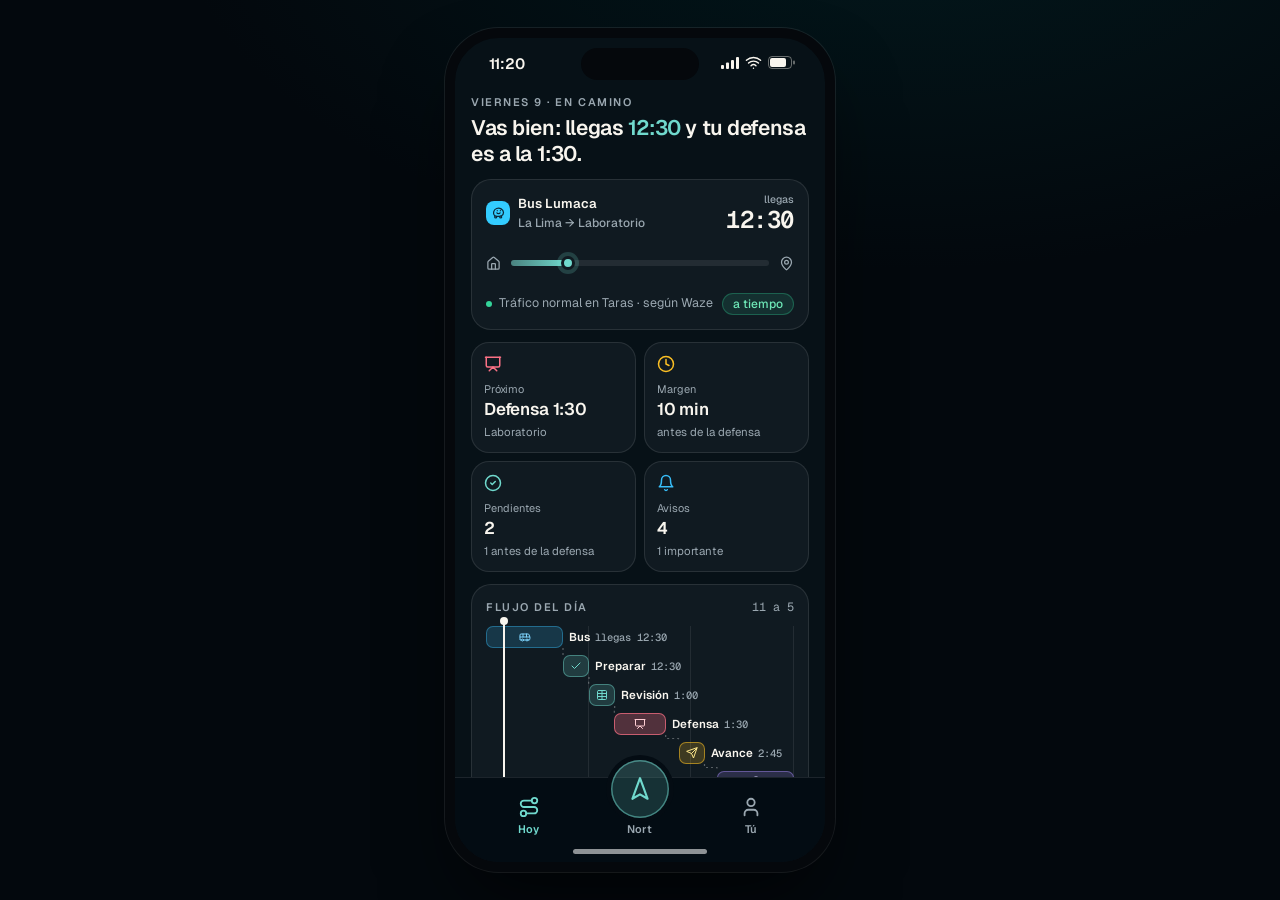
<file: mockups/08-app.html>
<!doctype html>
<html lang="es">
<head>
  <meta charset="utf-8" />
  <meta name="viewport" content="width=device-width, initial-scale=1" />
  <title>Nort · App — Hoy, Nort y Tú</title>
  <link rel="stylesheet" href="nort.css" />
  <style>
    .view {
      position: relative;
      flex: 1;
      min-height: 0;
      display: none;
      flex-direction: column;
    }

    .view.on {
      display: flex;
    }

    .view > .screen {
      padding: 6px 16px 24px;
      gap: 12px;
    }

    /* ---------- Barra de pestañas ---------- */
    .tabbar {
      flex: none;
      position: relative;
      z-index: 40;
      display: grid;
      grid-template-columns: 1fr 1fr 1fr;
      align-items: end;
      padding: 8px 18px 26px;
      background: oklch(0.15 0.02 240 / 96%);
      border-top: 1px solid var(--border);
    }

    .tab {
      display: flex;
      flex-direction: column;
      align-items: center;
      gap: 4px;
      font-size: 11px;
      font-weight: 600;
      color: var(--muted-fg);
    }

    .tab.on {
      color: var(--primary);
    }

    .tab.mid {
      margin-top: -26px;
    }

    .mid-orb {
      width: 58px;
      height: 58px;
      border-radius: 99px;
      display: grid;
      place-items: center;
      background: oklch(0.82 0.1 185 / 18%);
      color: var(--primary);
      box-shadow: 0 0 0 5px oklch(0.15 0.02 240), inset 0 0 0 1.5px oklch(0.82 0.1 185 / 50%);
    }

    .tab.mid.on .mid-orb {
      background: var(--primary);
      color: var(--primary-fg);
    }

    /* ---------- Pestaña Hoy ---------- */
    .h-head .eyebrow {
      margin-bottom: 4px;
    }

    .h-head h1 {
      font-size: 21px;
      line-height: 1.25;
    }

    .trip {
      padding: 14px;
    }

    .t-row {
      display: flex;
      align-items: center;
      gap: 8px;
      font-size: 13px;
      font-weight: 600;
    }

    .waze {
      width: 24px;
      height: 24px;
      flex: none;
      border-radius: 8px;
      display: grid;
      place-items: center;
      background: #33ccff;
      color: #0b2a3a;
    }

    .t-eta {
      margin-left: auto;
      text-align: right;
      line-height: 1;
    }

    .t-eta b {
      font-family: var(--mono);
      font-size: 24px;
      font-weight: 600;
      letter-spacing: -0.02em;
    }

    .t-eta small {
      display: block;
      margin-bottom: 3px;
      font-size: 10.5px;
      font-weight: 500;
      color: var(--muted-fg);
    }

    .t-track {
      display: flex;
      align-items: center;
      gap: 10px;
      margin-top: 14px;
    }

    .t-track > svg {
      flex: none;
      color: var(--muted-fg);
    }

    .t-track .bar {
      flex: 1;
    }

    .t-status {
      display: flex;
      align-items: center;
      gap: 7px;
      margin-top: 12px;
      font-size: 12.5px;
      color: var(--muted-fg);
    }

    .bento {
      display: grid;
      grid-template-columns: 1fr 1fr;
      gap: 8px;
    }

    .bt {
      padding: 12px;
      border-radius: 18px;
      background: var(--card);
      border: 1px solid var(--border);
    }

    .bt svg {
      color: var(--tone, var(--primary));
    }

    .bt .k {
      margin-top: 8px;
      font-size: 11px;
      color: var(--muted-fg);
    }

    .bt .v {
      font-size: 17px;
      font-weight: 600;
      letter-spacing: -0.01em;
    }

    .bt .s {
      font-size: 11.5px;
      color: var(--muted-fg);
    }

    .sec {
      padding: 14px;
    }

    .sec-h {
      display: flex;
      align-items: center;
      gap: 8px;
      margin-bottom: 10px;
    }

    .sec-h .count {
      margin-left: auto;
      font-family: var(--mono);
      font-size: 12px;
      color: var(--muted-fg);
    }

    /* Escalera del día */
    .stairs {
      position: relative;
      margin-top: 4px;
      background: repeating-linear-gradient(90deg, transparent 0 calc(33.333% - 1px), oklch(1 0 0 / 8%) calc(33.333% - 1px) 33.333%);
    }

    .stairs svg.steps {
      position: absolute;
      inset: 0;
      width: 100%;
      height: 100%;
      overflow: visible;
      pointer-events: none;
    }

    .stairs svg.steps path {
      fill: none;
      stroke: oklch(1 0 0 / 30%);
      stroke-width: 1.2;
      stroke-dasharray: 2 3;
      vector-effect: non-scaling-stroke;
    }

    .blk {
      position: absolute;
      z-index: 1;
      display: grid;
      place-items: center;
      border-radius: 7px;
      border: 1px solid transparent;
    }

    .lbl {
      position: absolute;
      z-index: 1;
      display: flex;
      align-items: center;
      gap: 5px;
      font-size: 11.5px;
      font-weight: 600;
      white-space: nowrap;
    }

    .lbl .t {
      font-family: var(--mono);
      font-size: 10.5px;
      font-weight: 500;
      color: var(--muted-fg);
    }

    .k-bus { background: rgb(56 189 248 / 18%); border-color: rgb(56 189 248 / 40%); color: #7dd3fc; }
    .k-prep { background: oklch(0.82 0.1 185 / 18%); border-color: oklch(0.82 0.1 185 / 45%); color: var(--primary); }
    .k-def { background: rgb(251 113 133 / 28%); border-color: rgb(251 113 133 / 70%); color: #fecdd3; }
    .k-task { background: rgb(251 191 36 / 20%); border-color: rgb(251 191 36 / 55%); color: #fde68a; }
    .k-work { background: rgb(167 139 250 / 18%); border-color: rgb(167 139 250 / 45%); color: #ddd6fe; }

    .now {
      position: absolute;
      top: -6px;
      bottom: -6px;
      z-index: 3;
      width: 2px;
      border-radius: 2px;
      background: var(--fg);
    }

    .now::before {
      content: "";
      position: absolute;
      top: -3px;
      left: -3px;
      width: 8px;
      height: 8px;
      border-radius: 99px;
      background: var(--fg);
    }

    .ticks {
      position: relative;
      height: 14px;
      margin-top: 8px;
      font-family: var(--mono);
      font-size: 10px;
      color: var(--muted-fg);
    }

    .ticks span {
      position: absolute;
      transform: translateX(-50%);
    }

    .ticks span:first-child {
      transform: none;
    }

    .ticks span:last-child {
      transform: translateX(-100%);
    }

    /* Filas de pendientes y avisos */
    .li {
      display: flex;
      align-items: center;
      gap: 10px;
      padding: 9px 0;
      border-top: 1px solid var(--border);
      font-size: 14px;
    }

    .li:first-of-type {
      border-top: 0;
    }

    .li .body {
      flex: 1;
      min-width: 0;
    }

    .li .meta {
      font-size: 11.5px;
      color: var(--muted-fg);
    }

    .chk {
      width: 22px;
      height: 22px;
      flex: none;
      border-radius: 99px;
      display: grid;
      place-items: center;
      box-shadow: inset 0 0 0 1.5px oklch(1 0 0 / 30%);
      color: transparent;
    }

    .li.done .chk {
      background: var(--calm);
      box-shadow: none;
      color: oklch(0.18 0.03 240);
    }

    .li.done .title {
      text-decoration: line-through;
      color: var(--muted-fg);
    }

    .lvl {
      width: 8px;
      height: 8px;
      flex: none;
      border-radius: 99px;
    }

    .mini {
      width: 22px;
      height: 22px;
      flex: none;
      border-radius: 7px;
      display: grid;
      place-items: center;
      color: #fff;
      font-size: 10px;
      font-weight: 800;
    }

    .li .when {
      font-family: var(--mono);
      font-size: 11px;
      color: var(--muted-fg);
    }

    /* ---------- Pestaña Nort: la red ---------- */
    #v-nort {
      overflow: hidden;
      background: radial-gradient(360px 300px at 50% 45%, oklch(0.3 0.06 190 / 35%), transparent 70%), var(--bg);
    }

    .brain-wrap {
      position: absolute;
      inset: 0;
      background-image: radial-gradient(circle, oklch(1 0 0 / 9%) 1px, transparent 1.3px);
      background-size: 22px 22px;
      touch-action: none;
    }

    #brain {
      position: absolute;
      inset: 0;
      width: 100%;
      height: 100%;
      cursor: grab;
      user-select: none;
    }

    #brain.panning {
      cursor: grabbing;
    }

    #brain text {
      font-family: var(--font);
      pointer-events: none;
    }

    .edge {
      stroke-linecap: round;
      transition: opacity 0.3s, stroke 0.3s, stroke-width 0.3s;
    }

    .edge.x {
      stroke-dasharray: 3 4;
    }

    .edge.hot {
      stroke: var(--primary) !important;
      stroke-width: 2.4 !important;
      opacity: 1 !important;
    }

    .node {
      cursor: pointer;
      transition: opacity 0.3s;
    }

    .node .ring {
      transition: stroke-width 0.3s, r 0.3s;
    }

    .node.lit .ring {
      stroke-width: 3;
      filter: drop-shadow(0 0 8px currentColor);
    }

    .node.sel .ring {
      stroke: var(--fg);
      stroke-width: 3;
    }

    .dim {
      opacity: 0.16;
    }

    .far .node.l2 text,
    .far .node.l3 text {
      opacity: 0;
    }

    .far .node.lit text,
    .far .node.sel text,
    .focus .node:not(.dim) text {
      opacity: 1;
    }

    .core-glow {
      animation: breathe 3s ease-in-out infinite;
      transform-origin: center;
      transform-box: fill-box;
    }

    @keyframes breathe {
      50% {
        transform: scale(1.18);
        opacity: 0.5;
      }
    }

    .think {
      position: absolute;
      left: 16px;
      right: 16px;
      top: 8px;
      z-index: 5;
      pointer-events: none;
    }

    .think .phrase {
      margin-top: 6px;
      font-size: 17px;
      font-weight: 600;
      line-height: 1.3;
      letter-spacing: -0.01em;
      min-height: 44px;
      transition: opacity 0.35s, transform 0.35s;
    }

    .think .phrase.out {
      opacity: 0;
      transform: translateY(-6px);
    }

    .dots {
      display: inline-flex;
      gap: 3px;
    }

    .dots i {
      width: 4px;
      height: 4px;
      border-radius: 99px;
      background: var(--primary);
      animation: blink 1.2s infinite;
    }

    .dots i:nth-child(2) { animation-delay: 0.2s; }
    .dots i:nth-child(3) { animation-delay: 0.4s; }

    @keyframes blink {
      50% {
        opacity: 0.2;
      }
    }

    .zoomer {
      position: absolute;
      right: 12px;
      top: 104px;
      z-index: 5;
      display: flex;
      flex-direction: column;
      gap: 6px;
    }

    .zoomer button {
      width: 36px;
      height: 36px;
      border-radius: 12px;
      display: grid;
      place-items: center;
      background: oklch(0.22 0.02 240 / 85%);
      border: 1px solid var(--border);
      color: var(--muted-fg);
    }

    .acts {
      position: absolute;
      left: 16px;
      right: 16px;
      bottom: 14px;
      z-index: 5;
      display: grid;
      grid-template-columns: 1fr 1fr;
      gap: 8px;
      transition: opacity 0.2s, transform 0.2s;
    }

    .acts.hide {
      opacity: 0;
      transform: translateY(12px);
      pointer-events: none;
    }

    .acts button {
      height: 52px;
      border-radius: 18px;
      display: flex;
      align-items: center;
      justify-content: center;
      gap: 8px;
      font-size: 15px;
      font-weight: 600;
      background: oklch(0.22 0.02 240 / 90%);
      border: 1px solid var(--border);
      backdrop-filter: blur(12px);
    }

    .acts .call-btn {
      background: var(--primary);
      color: var(--primary-fg);
      border: 0;
    }

    .hint-nav {
      position: absolute;
      left: 0;
      right: 0;
      bottom: 76px;
      z-index: 5;
      text-align: center;
      font-size: 11.5px;
      color: var(--muted-fg);
      pointer-events: none;
    }

    /* Hoja de un nodo */
    .nsheet {
      position: absolute;
      left: 0;
      right: 0;
      bottom: 0;
      z-index: 8;
      padding: 10px 18px 18px;
      border-radius: 24px 24px 0 0;
      background: oklch(0.21 0.02 240 / 96%);
      border-top: 1px solid var(--border);
      backdrop-filter: blur(16px);
      transform: translateY(105%);
      transition: transform 0.3s cubic-bezier(0.2, 0.8, 0.2, 1);
    }

    .nsheet.on {
      transform: none;
    }

    .crumbs {
      display: flex;
      flex-wrap: wrap;
      align-items: center;
      gap: 4px;
      font-size: 11.5px;
      color: var(--muted-fg);
    }

    .crumbs button {
      color: var(--muted-fg);
      font-size: 11.5px;
    }

    .crumbs button:hover {
      color: var(--fg);
    }

    .ns-head {
      display: flex;
      align-items: center;
      gap: 10px;
      margin-top: 8px;
    }

    .ns-dot {
      width: 34px;
      height: 34px;
      flex: none;
      border-radius: 11px;
      display: grid;
      place-items: center;
    }

    .ns-head h3 {
      font-size: 17px;
      font-weight: 600;
    }

    .ns-head .x {
      margin-left: auto;
      width: 32px;
      height: 32px;
      border-radius: 10px;
      display: grid;
      place-items: center;
      background: oklch(1 0 0 / 6%);
      color: var(--muted-fg);
    }

    .ns-lines {
      margin-top: 10px;
      display: flex;
      flex-direction: column;
      gap: 4px;
      font-size: 13.5px;
      line-height: 1.4;
      opacity: 0.9;
    }

    .ns-links {
      display: flex;
      flex-wrap: wrap;
      gap: 6px;
      margin-top: 12px;
    }

    .ns-links button {
      display: inline-flex;
      align-items: center;
      gap: 6px;
      height: 30px;
      padding: 0 10px;
      border-radius: 99px;
      background: oklch(1 0 0 / 7%);
      font-size: 12.5px;
      font-weight: 500;
    }

    .ns-links i {
      width: 7px;
      height: 7px;
      border-radius: 99px;
    }

    .ns-ask {
      margin-top: 12px;
      width: 100%;
      height: 42px;
      border-radius: 14px;
      display: flex;
      align-items: center;
      justify-content: center;
      gap: 8px;
      background: oklch(0.82 0.1 185 / 14%);
      color: var(--primary);
      font-size: 13.5px;
      font-weight: 600;
    }

    /* Modo llamada */
    .call {
      position: absolute;
      inset: 0;
      z-index: 20;
      display: none;
      flex-direction: column;
      align-items: center;
      padding: 18px 20px 20px;
      background: linear-gradient(oklch(0.13 0.02 240 / 70%), oklch(0.13 0.02 240 / 92%) 55%);
      backdrop-filter: blur(2px);
    }

    .call.on {
      display: flex;
    }

    .calling .think,
    .calling .zoomer,
    .calling .hint-nav {
      opacity: 0 !important;
    }

    .c-orb {
      position: relative;
      width: 104px;
      height: 104px;
      margin-top: 34px;
      border-radius: 99px;
      display: grid;
      place-items: center;
      background: var(--primary);
      color: var(--primary-fg);
    }

    .c-orb span {
      position: absolute;
      inset: 0;
      border-radius: 99px;
      border: 2px solid var(--primary);
      animation: ring 2.4s ease-out infinite;
    }

    .c-orb span:nth-child(2) {
      animation-delay: 1.2s;
    }

    .c-orb.talk span {
      animation-duration: 1.1s;
    }

    @keyframes ring {
      from {
        transform: scale(1);
        opacity: 0.7;
      }
      to {
        transform: scale(1.7);
        opacity: 0;
      }
    }

    .c-name {
      margin-top: 18px;
      font-size: 22px;
      font-weight: 600;
    }

    .c-time {
      font-size: 13px;
      color: var(--muted-fg);
    }

    .c-caps {
      flex: 1;
      width: 100%;
      margin-top: 18px;
      display: flex;
      flex-direction: column;
      justify-content: flex-end;
      gap: 10px;
      overflow: hidden;
    }

    .cc {
      font-size: 15px;
      line-height: 1.4;
      animation: capIn 0.3s ease-out;
    }

    .cc.nort {
      font-size: 17px;
      font-weight: 500;
    }

    .cc.john {
      align-self: flex-end;
      max-width: 85%;
      padding: 7px 12px;
      border-radius: 14px 4px 14px 14px;
      background: oklch(1 0 0 / 8%);
      color: var(--muted-fg);
      font-size: 14px;
    }

    .cc.old {
      opacity: 0.4;
    }

    @keyframes capIn {
      from {
        opacity: 0;
        transform: translateY(6px);
      }
    }

    .c-note {
      margin-top: 12px;
      font-size: 11.5px;
      color: var(--muted-fg);
    }

    .c-ctrl {
      display: grid;
      grid-template-columns: repeat(4, 1fr);
      gap: 14px;
      width: 100%;
      margin-top: 14px;
    }

    .c-ctrl button {
      display: flex;
      flex-direction: column;
      align-items: center;
      gap: 6px;
      font-size: 11px;
      color: var(--muted-fg);
    }

    .c-ctrl .b {
      width: 56px;
      height: 56px;
      border-radius: 99px;
      display: grid;
      place-items: center;
      background: oklch(1 0 0 / 10%);
      color: var(--fg);
    }

    .c-ctrl .on .b {
      background: var(--fg);
      color: var(--bg);
    }

    .c-ctrl .end .b {
      background: #ef4444;
    }

    /* Chat */
    .chat {
      position: absolute;
      left: 0;
      right: 0;
      bottom: 0;
      top: 100px;
      z-index: 22;
      display: flex;
      flex-direction: column;
      border-radius: 24px 24px 0 0;
      background: var(--card);
      border-top: 1px solid var(--border);
      transform: translateY(105%);
      transition: transform 0.3s cubic-bezier(0.2, 0.8, 0.2, 1);
    }

    .chat.on {
      transform: none;
    }

    .ch-head {
      display: flex;
      align-items: center;
      gap: 8px;
      padding: 14px 16px 10px;
      font-weight: 600;
    }

    .ch-head .logo {
      width: 26px;
      height: 26px;
      border-radius: 9px;
      display: grid;
      place-items: center;
      background: var(--primary);
      color: var(--primary-fg);
    }

    .ch-head .x {
      margin-left: auto;
      width: 32px;
      height: 32px;
      border-radius: 10px;
      display: grid;
      place-items: center;
      background: oklch(1 0 0 / 6%);
      color: var(--muted-fg);
    }

    .msgs {
      flex: 1;
      overflow-y: auto;
      padding: 4px 16px 10px;
      display: flex;
      flex-direction: column;
      gap: 8px;
      scrollbar-width: none;
    }

    .m {
      max-width: 82%;
      padding: 9px 12px;
      border-radius: 16px;
      font-size: 14px;
      line-height: 1.4;
      animation: capIn 0.25s ease-out;
    }

    .m.nort {
      align-self: flex-start;
      background: oklch(1 0 0 / 7%);
      border-radius: 4px 16px 16px 16px;
    }

    .m.me {
      align-self: flex-end;
      background: var(--primary);
      color: var(--primary-fg);
      border-radius: 16px 4px 16px 16px;
    }

    .m.typing {
      display: inline-flex;
      gap: 4px;
    }

    .sugg {
      display: flex;
      gap: 6px;
      padding: 0 16px 8px;
      overflow-x: auto;
      scrollbar-width: none;
    }

    .sugg button {
      flex: none;
      height: 30px;
      padding: 0 12px;
      border-radius: 99px;
      background: oklch(1 0 0 / 6%);
      border: 1px solid var(--border);
      font-size: 12.5px;
    }

    .ch-input {
      display: flex;
      align-items: center;
      gap: 6px;
      margin: 0 12px 12px;
      padding: 5px 5px 5px 14px;
      border-radius: 18px;
      background: oklch(1 0 0 / 6%);
      border: 1px solid var(--border);
    }

    .ch-input input {
      flex: 1;
      min-width: 0;
      height: 36px;
      border: 0;
      outline: 0;
      background: transparent;
      color: var(--fg);
      font: inherit;
      font-size: 14px;
    }

    .ch-input input::placeholder {
      color: var(--muted-fg);
    }

    .ch-input button {
      width: 36px;
      height: 36px;
      border-radius: 12px;
      display: grid;
      place-items: center;
    }

    .ch-input .mic {
      color: var(--primary);
      background: oklch(0.82 0.1 185 / 14%);
    }

    .ch-input .send {
      background: var(--primary);
      color: var(--primary-fg);
    }

    /* ---------- Pestaña Tú ---------- */
    .me-head {
      display: flex;
      align-items: center;
      gap: 12px;
      padding-top: 4px;
    }

    .avatar {
      width: 56px;
      height: 56px;
      border-radius: 99px;
      display: grid;
      place-items: center;
      background: oklch(0.82 0.1 185 / 18%);
      color: var(--primary);
      font-size: 19px;
      font-weight: 700;
    }

    .me-head h1 {
      font-size: 20px;
    }

    .grp {
      padding: 4px 14px;
    }

    .grp-t {
      margin: 6px 4px -4px;
    }

    .opt {
      display: flex;
      align-items: center;
      gap: 10px;
      padding: 11px 0;
      border-top: 1px solid var(--border);
      font-size: 14px;
    }

    .opt:first-child {
      border-top: 0;
    }

    .opt .body {
      flex: 1;
      min-width: 0;
    }

    .opt .meta {
      font-size: 11.5px;
      color: var(--muted-fg);
    }

    .opt > svg {
      color: var(--muted-fg);
      flex: none;
    }

    .switch {
      position: relative;
      width: 44px;
      height: 26px;
      flex: none;
      border-radius: 99px;
      background: oklch(1 0 0 / 14%);
      transition: background 0.2s;
    }

    .switch::after {
      content: "";
      position: absolute;
      top: 3px;
      left: 3px;
      width: 20px;
      height: 20px;
      border-radius: 99px;
      background: var(--fg);
      transition: transform 0.2s;
    }

    .switch.on {
      background: var(--primary);
    }

    .switch.on::after {
      transform: translateX(18px);
      background: var(--primary-fg);
    }

    .connect {
      height: 30px;
      padding: 0 12px;
      border-radius: 10px;
      background: oklch(0.82 0.1 185 / 14%);
      color: var(--primary);
      font-size: 12.5px;
      font-weight: 600;
    }

    .seg {
      display: grid;
      grid-auto-flow: column;
      grid-auto-columns: 1fr;
      gap: 3px;
      padding: 3px;
      margin-top: 8px;
      border-radius: 12px;
      background: oklch(1 0 0 / 6%);
    }

    .seg button {
      height: 32px;
      border-radius: 9px;
      font-size: 12.5px;
      font-weight: 600;
      color: var(--muted-fg);
    }

    .seg button.on {
      background: var(--card-2);
      color: var(--fg);
      box-shadow: inset 0 0 0 1px var(--border);
    }

    .opt.col {
      flex-direction: column;
      align-items: stretch;
      gap: 0;
    }

    .range {
      width: 100%;
      margin-top: 10px;
      accent-color: var(--primary);
    }

    .mem {
      display: flex;
      flex-wrap: wrap;
      gap: 6px;
      padding: 10px 0 12px;
    }

    .mem span {
      display: inline-flex;
      align-items: center;
      gap: 6px;
      height: 30px;
      padding: 0 6px 0 12px;
      border-radius: 99px;
      background: oklch(1 0 0 / 6%);
      font-size: 12.5px;
    }

    .mem button {
      width: 20px;
      height: 20px;
      border-radius: 99px;
      display: grid;
      place-items: center;
      color: var(--muted-fg);
    }

    .sheet h3 {
      font-size: 17px;
      font-weight: 600;
    }

    .field {
      display: block;
      margin-top: 12px;
      font-size: 12px;
      font-weight: 600;
      color: var(--muted-fg);
    }

    .field input {
      display: block;
      width: 100%;
      height: 42px;
      margin-top: 6px;
      padding: 0 12px;
      border-radius: 12px;
      border: 1px solid var(--input);
      outline: 0;
      background: oklch(1 0 0 / 4%);
      color: var(--fg);
      font: inherit;
      font-size: 14px;
    }

    .field input:focus {
      border-color: var(--primary);
    }
  </style>
</head>
<body>
  <div class="stage">
    <div class="phone" id="phone">
      <div class="statusbar" data-time="11:20"></div>

      <!-- ================= HOY ================= -->
      <section class="view on" id="v-hoy">
        <main class="screen">
          <header class="h-head">
            <p class="eyebrow">Viernes 9 · en camino</p>
            <h1>Vas bien: llegas <span class="hl">12:30</span> y tu defensa es a la 1:30.</h1>
          </header>

          <section class="card trip">
            <div class="t-row">
              <span class="waze"><svg class="i" width="15" height="15"><use href="#i-waze"/></svg></span>
              <div>
                <p>Bus Lumaca</p>
                <p class="xs muted" style="font-weight: 500">La Lima → Laboratorio</p>
              </div>
              <div class="t-eta"><small>llegas</small><b>12:30</b></div>
            </div>
            <div class="t-track">
              <svg class="i" width="15" height="15"><use href="#i-home"/></svg>
              <div class="bar"><span style="width: 22%"></span><i style="left: 22%"></i></div>
              <svg class="i" width="15" height="15"><use href="#i-pin"/></svg>
            </div>
            <p class="t-status"><span class="dot"></span>Tráfico normal en Taras · según Waze<span class="chip calm" style="margin-left: auto; height: 22px">a tiempo</span></p>
          </section>

          <div class="bento">
            <div class="bt" style="--tone: var(--act)"><svg class="i" width="18" height="18"><use href="#i-presentation"/></svg><p class="k">Próximo</p><p class="v">Defensa 1:30</p><p class="s">Laboratorio</p></div>
            <div class="bt" style="--tone: var(--watch)"><svg class="i" width="18" height="18"><use href="#i-clock"/></svg><p class="k">Margen</p><p class="v">10 min</p><p class="s">antes de la defensa</p></div>
            <div class="bt" style="--tone: var(--primary)"><svg class="i" width="18" height="18"><use href="#i-circle-check"/></svg><p class="k">Pendientes</p><p class="v" id="pend-count">2</p><p class="s">1 antes de la defensa</p></div>
            <div class="bt" style="--tone: var(--occupied)"><svg class="i" width="18" height="18"><use href="#i-bell"/></svg><p class="k">Avisos</p><p class="v">4</p><p class="s">1 importante</p></div>
          </div>

          <section class="card sec">
            <div class="sec-h"><p class="eyebrow">Flujo del día</p><span class="count">11 a 5</span></div>
            <div class="stairs" id="stairs"><svg class="steps" id="steps" preserveAspectRatio="none"><path id="steps-path" /></svg><div class="now" id="now"></div></div>
            <div class="ticks"><span style="left: 0">11</span><span style="left: 33.333%">1</span><span style="left: 66.666%">3</span><span style="left: 100%">5</span></div>
          </section>

          <section class="card sec">
            <div class="sec-h"><p class="eyebrow">Pendientes</p></div>
            <div id="pend"></div>
          </section>

          <section class="card sec">
            <div class="sec-h"><p class="eyebrow">Notificaciones</p></div>
            <div id="notifs"></div>
          </section>
        </main>
      </section>

      <!-- ================= NORT ================= -->
      <section class="view" id="v-nort">
        <div class="brain-wrap" id="wrap">
          <svg id="brain"><g id="world"><g id="edges"></g><g id="pulses"></g><g id="nodes"></g></g></svg>
        </div>

        <div class="think">
          <p class="eyebrow"><span class="dots"><i></i><i></i><i></i></span>Nort está pensando</p>
          <p class="phrase" id="phrase"></p>
        </div>

        <div class="zoomer">
          <button id="z-in" aria-label="Acercar"><svg class="i" width="16" height="16"><use href="#i-plus"/></svg></button>
          <button id="z-out" aria-label="Alejar"><svg class="i" width="16" height="16"><use href="#i-minus"/></svg></button>
          <button id="z-fit" aria-label="Ver toda la red"><svg class="i" width="16" height="16"><use href="#i-maximize"/></svg></button>
        </div>

        <p class="hint-nav" id="hint-nav">Arrastra, acerca y toca un nodo para explorar</p>

        <div class="acts" id="acts">
          <button class="call-btn" id="open-call"><svg class="i" width="18" height="18"><use href="#i-phone"/></svg>Llamar a Nort</button>
          <button id="open-chat"><svg class="i" width="18" height="18"><use href="#i-message"/></svg>Chatear</button>
        </div>

        <div class="nsheet" id="nsheet">
          <div class="crumbs" id="crumbs"></div>
          <div class="ns-head">
            <span class="ns-dot" id="ns-dot"></span>
            <div>
              <h3 id="ns-title"></h3>
              <p class="xs muted" id="ns-sub"></p>
            </div>
            <button class="x" id="ns-close" aria-label="Cerrar"><svg class="i" width="16" height="16"><use href="#i-x"/></svg></button>
          </div>
          <div class="ns-lines" id="ns-lines"></div>
          <div class="ns-links" id="ns-links"></div>
          <button class="ns-ask" id="ns-ask"><svg class="i" width="16" height="16"><use href="#i-mic"/></svg>Preguntarle a Nort sobre esto</button>
        </div>

        <div class="call" id="call">
          <p class="eyebrow">Modo llamada</p>
          <div class="c-orb" id="c-orb"><span></span><span></span><svg class="i" width="44" height="44"><use href="#i-nort"/></svg></div>
          <p class="c-name">Nort</p>
          <p class="c-time mono" id="c-time">00:00</p>
          <div class="c-caps" id="c-caps"></div>
          <p class="c-note">Puedes bloquear la pantalla: la llamada sigue en tus audífonos.</p>
          <div class="c-ctrl">
            <button id="c-mute"><span class="b"><svg class="i" width="22" height="22"><use href="#i-mic-off"/></svg></span>Silenciar</button>
            <button id="c-voice"><span class="b"><svg class="i" width="22" height="22"><use href="#i-volume"/></svg></span>Oír voz</button>
            <button id="c-chat"><span class="b"><svg class="i" width="22" height="22"><use href="#i-message"/></svg></span>Chat</button>
            <button class="end" id="c-end"><span class="b"><svg class="i" width="22" height="22"><use href="#i-phone-off"/></svg></span>Colgar</button>
          </div>
        </div>

        <div class="chat" id="chat">
          <div class="ch-head">
            <span class="logo"><svg class="i" width="14" height="14"><use href="#i-nort"/></svg></span>Chat con Nort
            <button class="x" id="ch-close" aria-label="Cerrar chat"><svg class="i" width="16" height="16"><use href="#i-chevron-down"/></svg></button>
          </div>
          <div class="msgs" id="msgs"></div>
          <div class="sugg" id="sugg"></div>
          <form class="ch-input" id="ch-form">
            <input id="ch-in" placeholder="Escríbele a Nort…" autocomplete="off" />
            <button type="button" class="mic" id="ch-mic" aria-label="Pasar a llamada"><svg class="i" width="17" height="17"><use href="#i-mic"/></svg></button>
            <button class="send" aria-label="Enviar"><svg class="i" width="16" height="16"><use href="#i-send"/></svg></button>
          </form>
        </div>
      </section>

      <!-- ================= TÚ ================= -->
      <section class="view" id="v-tu">
        <main class="screen">
          <header class="me-head">
            <span class="avatar">JS</span>
            <div>
              <h1>John Smith</h1>
              <p class="xs muted">john.smith@techsolutions.com</p>
              <p class="xs muted">Ingeniero de software · TechSolutions · híbrido</p>
            </div>
          </header>

          <p class="eyebrow grp-t">Conexiones</p>
          <section class="card grp" id="conns"></section>

          <p class="eyebrow grp-t">Personaliza a Nort</p>
          <section class="card grp">
            <div class="opt col">
              <p>Voz</p>
              <div class="seg"><button class="on">Cálida</button><button>Neutra</button><button>Enérgica</button></div>
            </div>
            <div class="opt col">
              <p>Cómo te habla</p>
              <div class="seg"><button class="on">Tú</button><button>Usted</button><button>Vos</button></div>
            </div>
            <div class="opt col">
              <p>Largo de las respuestas</p>
              <div class="seg"><button class="on">Breve</button><button>Normal</button><button>Con detalle</button></div>
            </div>
            <div class="opt col">
              <p>Cuándo te habla primero</p>
              <div class="seg"><button>Solo urgente</button><button class="on">Equilibrado</button><button>Todo</button></div>
            </div>
            <div class="opt col">
              <div style="display: flex; justify-content: space-between"><p>Velocidad de la voz</p><span class="xs muted mono" id="speed-v">1.0×</span></div>
              <input type="range" class="range" min="0.8" max="1.4" step="0.1" value="1" id="speed" />
            </div>
            <div class="opt"><div class="body"><p>Reconocer cómo te sientes</p><p class="meta">“No depende de ti”, “Fue una mañana movida”</p></div><button class="switch on" aria-label="Reconocer cómo te sientes"></button></div>
          </section>

          <p class="eyebrow grp-t">Cómo lo llamas</p>
          <section class="card grp">
            <div class="opt"><svg class="i" width="18" height="18"><use href="#i-headphones"/></svg><div class="body"><p>Botón de los audífonos</p><p class="meta">Doble toque para hablar</p></div><button class="switch on" aria-label="Botón de los audífonos"></button></div>
            <div class="opt"><svg class="i" width="18" height="18"><use href="#i-mic"/></svg><div class="body"><p>“Oye Nort”</p><p class="meta">Escucha siempre · usa más batería</p></div><button class="switch" aria-label="Oye Nort"></button></div>
            <div class="opt"><svg class="i" width="18" height="18"><use href="#i-volume"/></svg><div class="body"><p>No hablar sin audífonos</p><p class="meta">En público, Nort responde en pantalla</p></div><button class="switch on" aria-label="No hablar sin audífonos"></button></div>
          </section>

          <p class="eyebrow grp-t">Rutina y lugares</p>
          <section class="card grp">
            <div class="opt"><svg class="i" width="18" height="18"><use href="#i-home"/></svg><div class="body"><p>Casa</p><p class="meta">La Lima, Cartago</p></div><svg class="i" width="16" height="16"><use href="#i-chevron-right"/></svg></div>
            <div class="opt"><svg class="i" width="18" height="18"><use href="#i-briefcase"/></svg><div class="body"><p>Trabajo</p><p class="meta">TechSolutions, San José · 8:00 a 5:00</p></div><svg class="i" width="16" height="16"><use href="#i-chevron-right"/></svg></div>
            <div class="opt"><svg class="i" width="18" height="18"><use href="#i-bus"/></svg><div class="body"><p>Trayecto</p><p class="meta">Bus Lumaca · cerca de 1 h 30</p></div><svg class="i" width="16" height="16"><use href="#i-chevron-right"/></svg></div>
            <div class="opt"><svg class="i" width="18" height="18"><use href="#i-clock"/></svg><div class="body"><p>Preparación antes de algo importante</p><p class="meta">30 minutos</p></div><svg class="i" width="16" height="16"><use href="#i-chevron-right"/></svg></div>
          </section>

          <p class="eyebrow grp-t">No molestar</p>
          <section class="card grp">
            <div class="opt"><div class="body"><p>En clases y reuniones</p><p class="meta">Solo lo urgente, al terminar</p></div><button class="switch on" aria-label="En clases y reuniones"></button></div>
            <div class="opt"><div class="body"><p>En el bus, solo lo importante</p><p class="meta">Lo demás, al llegar</p></div><button class="switch on" aria-label="En el bus"></button></div>
            <div class="opt"><div class="body"><p>Noche</p><p class="meta">10:00 p. m. a 6:00 a. m.</p></div><button class="switch on" aria-label="Noche"></button></div>
          </section>

          <p class="eyebrow grp-t">Lo que Nort sabe de ti</p>
          <section class="card grp">
            <div class="mem" id="mem"></div>
          </section>

          <p class="xs muted" style="text-align: center; padding: 4px 0 8px">Mockup: ninguna conexión es real.</p>
        </main>
      </section>

      <nav class="tabbar" id="tabbar">
        <button class="tab on" data-v="hoy"><svg class="i" width="22" height="22"><use href="#i-route"/></svg>Hoy</button>
        <button class="tab mid" data-v="nort"><span class="mid-orb"><svg class="i" width="26" height="26"><use href="#i-nort"/></svg></span>Nort</button>
        <button class="tab" data-v="tu"><svg class="i" width="22" height="22"><use href="#i-user"/></svg>Tú</button>
      </nav>

      <div class="sheet-backdrop" id="backdrop"></div>
      <form class="sheet" id="api-sheet">
        <div class="grabber"></div>
        <h3>Conectar una API</h3>
        <p class="xs muted" style="margin-top: 4px">Para servicios que no están en la lista. Nort solo lee lo que le permitas.</p>
        <label class="field">Nombre<input id="api-name" placeholder="Ej. Moodle de la universidad" /></label>
        <label class="field">URL base<input placeholder="https://api.ejemplo.com" /></label>
        <label class="field">Clave de acceso<input type="password" placeholder="••••••••••••" /></label>
        <button class="btn btn-primary btn-block" style="margin-top: 16px">Conectar</button>
      </form>

      <div class="toast" id="toast"><svg class="i" width="18" height="18"><use href="#i-circle-check"/></svg><span id="toast-text"></span></div>
      <div class="home-indicator"></div>
    </div>
  </div>

  <script src="icons.js"></script>
  <script>
    const icon = (id, s = 14) => `<svg class="i" width="${s}" height="${s}"><use href="#i-${id}"/></svg>`;
    const $ = (s) => document.querySelector(s);
    const wait = (ms) => new Promise((r) => setTimeout(r, ms));
    const mins = (hm) => {
      const [h, m] = hm.split(":").map(Number);
      return h * 60 + m;
    };

    const toast = $("#toast");
    function showToast(text) {
      $("#toast-text").textContent = text;
      toast.classList.add("show");
      clearTimeout(showToast.t);
      showToast.t = setTimeout(() => toast.classList.remove("show"), 1900);
    }

    // =================================================================
    // Pestañas
    // =================================================================
    let fitted = false;
    function openTab(v) {
      document.querySelectorAll(".view").forEach((n) => n.classList.toggle("on", n.id === "v-" + v));
      document.querySelectorAll(".tab").forEach((t) => t.classList.toggle("on", t.dataset.v === v));
      if (v === "nort" && !fitted) {
        fitted = true;
        fit(false);
      }
    }
    document.querySelectorAll(".tab").forEach((t) => t.addEventListener("click", () => openTab(t.dataset.v)));

    // =================================================================
    // HOY: escalera del día, pendientes y avisos
    // =================================================================
    const FLOW = [
      { s: "11:00", e: "12:30", k: "bus", icon: "bus", name: "Bus", t: "llegas 12:30" },
      { s: "12:30", e: "13:00", k: "prep", icon: "check", name: "Preparar", t: "12:30" },
      { s: "13:00", e: "13:20", k: "prep", icon: "table", name: "Revisión", t: "1:00" },
      { s: "13:30", e: "14:30", k: "def", icon: "presentation", name: "Defensa", t: "1:30" },
      { s: "14:45", e: "15:15", k: "task", icon: "send", name: "Avance", t: "2:45" },
      { s: "15:30", e: "17:00", k: "work", icon: "briefcase", name: "Desarrollo", t: "3:30" },
    ];
    const D0 = mins("11:00");
    const DSPAN = mins("17:00") - D0;
    const pct = (hm) => ((mins(hm) - D0) / DSPAN) * 100;
    const ROW = 22;
    const GAP = 7;

    function renderStairs() {
      const st = $("#stairs");
      const H = FLOW.length * ROW + (FLOW.length - 1) * GAP;
      st.style.height = H + "px";
      $("#steps").setAttribute("viewBox", `0 0 100 ${H}`);
      const minPct = (26 / st.clientWidth) * 100;
      const steps = FLOW.map((b, i) => {
        const w = Math.max(pct(b.e) - pct(b.s), minPct);
        return { b, x: Math.min(pct(b.s), 100 - w), w, top: i * (ROW + GAP) };
      });
      steps.forEach(({ b, x, w, top }) => {
        const el = document.createElement("div");
        el.className = `blk k-${b.k}`;
        Object.assign(el.style, { top: top + "px", height: ROW + "px", left: x + "%", width: w + "%" });
        el.innerHTML = icon(b.icon, 12);
        st.appendChild(el);
        const lbl = document.createElement("div");
        lbl.className = "lbl";
        Object.assign(lbl.style, { top: top + "px", height: ROW + "px", left: `calc(${x + w}% + 6px)` });
        lbl.innerHTML = `${b.name}<span class="t">${b.t}</span>`;
        st.appendChild(lbl);
        if (lbl.offsetLeft + lbl.offsetWidth > st.clientWidth) {
          lbl.style.left = "auto";
          lbl.style.right = `calc(${100 - x}% + 6px)`;
        }
      });
      let d = "";
      for (let i = 0; i < steps.length - 1; i++) {
        const a = steps[i];
        const n = steps[i + 1];
        d += `M${a.x + a.w} ${a.top + ROW}V${a.top + ROW + GAP / 2}H${n.x}V${n.top}`;
      }
      $("#steps-path").setAttribute("d", d);
      $("#now").style.left = pct("11:20") + "%";
    }
    renderStairs();

    const PEND = [
      { title: "Revisar Minitab", meta: "15 min · antes de 1:25", chip: '<span class="chip watch">Al llegar</span>' },
      { title: "Avance semanal", meta: "30 min · antes de 4:00", chip: '<span class="chip">2:45</span>' },
      { title: "Ensayar la presentación", meta: "Hecho a las 10:00", done: true },
    ];
    function renderPend() {
      $("#pend").innerHTML = PEND.map(
        (p, i) => `<div class="li${p.done ? " done" : ""}" data-i="${i}">
          <button class="chk" aria-label="Marcar ${p.title}">${icon("check", 13)}</button>
          <div class="body"><p class="title">${p.title}</p><p class="meta">${p.meta}</p></div>${p.done ? "" : p.chip}</div>`,
      ).join("");
      $("#pend-count").textContent = PEND.filter((p) => !p.done).length;
    }
    renderPend();
    $("#pend").addEventListener("click", (e) => {
      const row = e.target.closest(".li");
      if (!row || !e.target.closest(".chk")) return;
      const p = PEND[row.dataset.i];
      p.done = !p.done;
      if (p.done) p.meta = "Hecho ahora";
      renderPend();
      showToast(p.done ? "Hecho. Nort ya lo sabe." : "Vuelve a pendientes");
    });

    const SRC = {
      gmail: { color: "#ea4335", icon: "mail" },
      cal: { color: "#1a73e8", text: "31" },
      waze: { color: "#33ccff", icon: "waze", fg: "#0b2a3a" },
      nort: { color: "oklch(0.82 0.1 185)", icon: "nort", fg: "oklch(0.18 0.03 240)" },
    };
    const mini = (k) => {
      const s = SRC[k];
      return `<span class="mini" style="background:${s.color};color:${s.fg || "#fff"}">${s.text || icon(s.icon, 12)}</span>`;
    };
    const LVL = { imp: "#fb7185", util: "#fbbf24", wait: "oklch(1 0 0 / 30%)" };
    const NOTIFS = [
      { lvl: "imp", src: "gmail", title: "La defensa se adelantó a la 1:30", meta: "Ya reacomodé tu preparación", when: "10:15" },
      { lvl: "util", src: "cal", title: "Cliente: propusiste el lunes a las 9", meta: "Esperando respuesta", when: "8:30" },
      { lvl: "util", src: "waze", title: "Tráfico normal en tu ruta", meta: "Te aviso si cambia", when: "11:18" },
      { lvl: "wait", src: "nort", title: "3 correos informativos", meta: "Los ves al llegar", when: "—" },
    ];
    $("#notifs").innerHTML = NOTIFS.map(
      (n) => `<div class="li"><span class="lvl" style="background:${LVL[n.lvl]}"></span>${mini(n.src)}
        <div class="body"><p>${n.title}</p><p class="meta">${n.meta}</p></div><span class="when">${n.when}</span></div>`,
    ).join("");

    // =================================================================
    // NORT: la red de lo que Nort sabe
    // =================================================================
    const CATS = {
      agenda: { label: "Agenda", color: "#a78bfa", icon: "calendar" },
      pend: { label: "Pendientes", color: "#fbbf24", icon: "circle-check" },
      viaje: { label: "Viaje", color: "#38bdf8", icon: "bus" },
      proy: { label: "Proyectos", color: "#fb7185", icon: "folder" },
      pers: { label: "Personas", color: "#34d399", icon: "users" },
      fuentes: { label: "Fuentes", color: "#94a3b8", icon: "link" },
      pref: { label: "Preferencias", color: "#2dd4bf", icon: "settings" },
    };

    const N = [
      { id: "core", label: "Nort", sub: "Lo que sé de tu día", lines: ["Cruzo tu calendario, correo, Drive y Waze para responderte en dos frases."] },
      ...Object.entries(CATS).map(([id, c]) => ({ id, parent: "core", cat: id, label: c.label })),
      { id: "def", parent: "agenda", label: "Defensa 1:30", sub: "Laboratorio · 1:30 a 2:30", lines: ["Se adelantó desde las 2:00 (correo de investigación).", "Preparación y revisión ya están bloqueadas."] },
      { id: "standup", parent: "agenda", label: "Stand-up", sub: "8:00 · hecho" },
      { id: "dev", parent: "agenda", label: "Desarrollo", sub: "3:30 a 5:00", lines: ["Lo moviste desde las 9:00 para hacer la presentación."] },
      { id: "cli-ev", parent: "agenda", label: "Reunión cliente", sub: "Propuesta: lunes 9:00", lines: ["Se cruzaba con tu viaje. Esperando respuesta."] },
      { id: "mt-task", parent: "pend", label: "Revisar Minitab", sub: "15 min · antes de 1:25", lines: ["Es lo único que falta antes de la defensa."] },
      { id: "avance", parent: "pend", label: "Avance semanal", sub: "30 min · antes de 4:00", lines: ["Reservado de 2:45 a 3:15."] },
      { id: "ensayo", parent: "pend", label: "Ensayar", sub: "Hecho a las 10:00" },
      { id: "bus", parent: "viaje", label: "Bus Lumaca", sub: "Salida 11:00", lines: ["La Lima → Laboratorio, cerca de 1 h 30."] },
      { id: "llegada", parent: "viaje", label: "Llegada 12:30", sub: "10 min de margen", lines: ["Si el bus se atrasa, comprimo la preparación, nunca la defensa."] },
      { id: "trafico", parent: "viaje", label: "Tráfico", sub: "Normal en Taras", lines: ["Según Waze, sin incidentes en tu ruta."] },
      { id: "proj", parent: "proy", label: "Defensa de investigación", sub: "3 archivos · /Defensa_Final" },
      { id: "f-inf", parent: "proj", label: "Informe", sub: "Listo · editado el jueves" },
      { id: "f-mt", parent: "proj", label: "Minitab", sub: "Por revisar" },
      { id: "f-ppt", parent: "proj", label: "Presentación", sub: "Revisada hoy 9:50" },
      { id: "jefe", parent: "pers", label: "Jefe", sub: "Espera el avance semanal" },
      { id: "inv", parent: "pers", label: "Investigación", sub: "Organiza la defensa" },
      { id: "cli", parent: "pers", label: "Cliente", sub: "Le propusiste el lunes 9:00" },
      { id: "s-cal", parent: "fuentes", label: "Calendar", sub: "Leer y escribir" },
      { id: "s-gmail", parent: "fuentes", label: "Gmail", sub: "Solo lectura" },
      { id: "s-drive", parent: "fuentes", label: "Drive", sub: "Carpeta Defensa_Final" },
      { id: "s-waze", parent: "fuentes", label: "Waze", sub: "Tráfico de tu ruta" },
      { id: "p-prep", parent: "pref", label: "Preparar 30 min", sub: "Antes de algo importante" },
      { id: "p-quiet", parent: "pref", label: "Silencio en reuniones", sub: "Solo lo urgente" },
      { id: "p-short", parent: "pref", label: "Respuestas cortas", sub: "Dos frases" },
    ];
    const X = [
      ["def", "proj"], ["def", "llegada"], ["def", "inv"], ["mt-task", "f-mt"], ["avance", "jefe"],
      ["cli-ev", "cli"], ["s-gmail", "def"], ["s-waze", "trafico"], ["trafico", "llegada"],
      ["s-drive", "proj"], ["s-cal", "def"], ["p-prep", "def"], ["ensayo", "f-ppt"],
    ];

    const byId = Object.fromEntries(N.map((n) => [n.id, n]));
    N.forEach((n) => {
      n.children = N.filter((c) => c.parent === n.id).map((c) => c.id);
      n.level = n.id === "core" ? 0 : byId[n.parent].id === "core" ? 1 : byId[byId[n.parent].parent]?.id === "core" ? 2 : 3;
      let c = n;
      while (c && !c.cat) c = byId[c.parent];
      n.cat = c ? c.cat : null;
      n.color = n.cat ? CATS[n.cat].color : "oklch(0.82 0.1 185)";
    });

    // Disposición radial
    const R1 = 108, R2 = 205, R3 = 292;
    const EX = 0.9, EY = 1.1;
    const at = (a, r) => ({ a, x: Math.cos(a) * r * EX, y: Math.sin(a) * r * EY });
    const cats = Object.keys(CATS);
    cats.forEach((id, i) => {
      const a = -Math.PI / 2 + (i * 2 * Math.PI) / cats.length;
      Object.assign(byId[id], at(a, R1));
      const kids = byId[id].children;
      const step = Math.min(0.36, (2 * Math.PI) / cats.length / Math.max(kids.length, 1));
      kids.forEach((k, j) => {
        const ka = a + (j - (kids.length - 1) / 2) * step;
        Object.assign(byId[k], at(ka, R2 + (j % 2) * 26));
        byId[k].children.forEach((g, m, arr) => {
          Object.assign(byId[g], at(ka + (m - (arr.length - 1) / 2) * 0.22, R3));
        });
      });
    });
    Object.assign(byId.core, { x: 0, y: 0 });

    const NS = "http://www.w3.org/2000/svg";
    const S = (tag, attrs, parent) => {
      const e = document.createElementNS(NS, tag);
      for (const k in attrs) e.setAttribute(k, attrs[k]);
      if (parent) parent.appendChild(e);
      return e;
    };
    const $edges = $("#edges");
    const $nodes = $("#nodes");
    const $pulses = $("#pulses");
    const EDGE = {};
    const key = (a, b) => [a, b].sort().join("|");

    N.forEach((n) => {
      if (!n.parent) return;
      const p = byId[n.parent];
      EDGE[key(n.id, p.id)] = S("line", { class: "edge", x1: p.x, y1: p.y, x2: n.x, y2: n.y, stroke: n.color, "stroke-width": n.level === 1 ? 2 : 1.3, opacity: n.level === 1 ? 0.55 : 0.35 }, $edges);
    });
    X.forEach(([a, b]) => {
      EDGE[key(a, b)] = S("line", { class: "edge x", x1: byId[a].x, y1: byId[a].y, x2: byId[b].x, y2: byId[b].y, stroke: "#ffffff", "stroke-width": 1, opacity: 0.18 }, $edges);
    });

    const NODE_EL = {};
    N.forEach((n) => {
      const g = S("g", { class: `node l${n.level}`, "data-id": n.id, transform: `translate(${n.x} ${n.y})`, style: `color:${n.color}` }, $nodes);
      if (n.level === 0) {
        S("circle", { class: "core-glow", r: 44, fill: "oklch(0.82 0.1 185 / 18%)" }, g);
        S("circle", { class: "ring", r: 30, fill: "oklch(0.82 0.1 185)", stroke: "oklch(0.82 0.1 185 / 40%)", "stroke-width": 6 }, g);
        S("use", { href: "#i-nort", x: -14, y: -14, width: 28, height: 28, style: "color:oklch(0.18 0.03 240)" }, g);
      } else if (n.level === 1) {
        S("circle", { class: "ring", r: 21, fill: "oklch(0.2 0.02 240)", stroke: n.color, "stroke-width": 2 }, g);
        S("use", { href: "#i-" + CATS[n.id].icon, x: -9, y: -9, width: 18, height: 18 }, g);
        S("text", { y: 36, "text-anchor": "middle", fill: "#f5f3ee", "font-size": 13, "font-weight": 600 }, g).textContent = n.label;
      } else {
        const r = n.level === 2 ? 9 : 7;
        S("circle", { class: "ring", r, fill: "oklch(0.2 0.02 240)", stroke: n.color, "stroke-width": 2 }, g);
        S("circle", { r: r - 4, fill: n.color }, g);
        S("text", { y: r + 14, "text-anchor": "middle", fill: "#cfd6df", "font-size": 11.5, "font-weight": 500 }, g).textContent = n.label;
      }
      NODE_EL[n.id] = g;
    });

    // Vecinos (árbol + asociaciones)
    const NEI = Object.fromEntries(N.map((n) => [n.id, new Set()]));
    N.forEach((n) => {
      if (n.parent) {
        NEI[n.id].add(n.parent);
        NEI[n.parent].add(n.id);
      }
    });
    X.forEach(([a, b]) => {
      NEI[a].add(b);
      NEI[b].add(a);
    });

    // ---------- Vista: mover y acercar ----------
    const svg = $("#brain");
    const world = $("#world");
    const wrap = $("#wrap");
    let view = { x: 0, y: 0, k: 1 };
    const apply = () => {
      world.setAttribute("transform", `translate(${view.x} ${view.y}) scale(${view.k})`);
      wrap.style.backgroundPosition = `${view.x}px ${view.y}px`;
      wrap.style.backgroundSize = `${22 * view.k}px ${22 * view.k}px`;
      world.classList.toggle("far", view.k < 0.85);
    };
    let tweenId = 0;
    function tween(to, ms = 420) {
      const from = { ...view };
      const id = ++tweenId;
      const t0 = performance.now();
      const step = (now) => {
        if (id !== tweenId) return;
        const t = Math.min(1, (now - t0) / ms);
        const e = 1 - Math.pow(1 - t, 3);
        view = { x: from.x + (to.x - from.x) * e, y: from.y + (to.y - from.y) * e, k: from.k + (to.k - from.k) * e };
        apply();
        if (t < 1) requestAnimationFrame(step);
      };
      requestAnimationFrame(step);
    }
    function fit(animate = true) {
      const W = wrap.clientWidth;
      const H = wrap.clientHeight;
      const xs = N.map((n) => n.x);
      const ys = N.map((n) => n.y);
      const b = { x1: Math.min(...xs) - 34, x2: Math.max(...xs) + 34, y1: Math.min(...ys) - 20, y2: Math.max(...ys) + 30 };
      const top = 84;
      const bottom = 84;
      const k = Math.min((W - 16) / (b.x2 - b.x1), (H - top - bottom) / (b.y2 - b.y1), 1.2);
      const to = { k, x: W / 2 - ((b.x1 + b.x2) / 2) * k, y: top + (H - top - bottom) / 2 - ((b.y1 + b.y2) / 2) * k };
      if (animate) tween(to);
      else {
        view = to;
        apply();
      }
    }
    function zoomAt(f, sx, sy) {
      tweenId++;
      const k = Math.max(0.3, Math.min(2.6, view.k * f));
      const r = k / view.k;
      view = { x: sx - (sx - view.x) * r, y: sy - (sy - view.y) * r, k };
      apply();
    }
    const center = () => [wrap.clientWidth / 2, wrap.clientHeight / 2];
    $("#z-in").onclick = () => zoomAt(1.3, ...center());
    $("#z-out").onclick = () => zoomAt(1 / 1.3, ...center());
    $("#z-fit").onclick = () => {
      deselect();
      fit();
    };

    const ptrs = new Map();
    let pan = null;
    let pinch = null;
    svg.addEventListener("pointerdown", (e) => {
      svg.setPointerCapture(e.pointerId);
      ptrs.set(e.pointerId, { x: e.clientX, y: e.clientY });
      if (ptrs.size === 1) pan = { sx: e.clientX, sy: e.clientY, moved: false, target: e.target.closest("[data-id]") };
      else if (ptrs.size === 2) {
        const [a, b] = [...ptrs.values()];
        pinch = { d: Math.hypot(a.x - b.x, a.y - b.y), k: view.k };
        if (pan) pan.moved = true;
      }
    });
    svg.addEventListener("pointermove", (e) => {
      const p = ptrs.get(e.pointerId);
      if (!p || !pan) return;
      const dx = e.clientX - p.x;
      const dy = e.clientY - p.y;
      p.x = e.clientX;
      p.y = e.clientY;
      if (ptrs.size === 2 && pinch) {
        const [a, b] = [...ptrs.values()];
        const r = wrap.getBoundingClientRect();
        const d = Math.hypot(a.x - b.x, a.y - b.y);
        zoomAt((pinch.k * (d / pinch.d)) / view.k, (a.x + b.x) / 2 - r.left, (a.y + b.y) / 2 - r.top);
        return;
      }
      if (!pan.moved && Math.hypot(e.clientX - pan.sx, e.clientY - pan.sy) > 6) {
        pan.moved = true;
        svg.classList.add("panning");
      }
      if (pan.moved) {
        tweenId++;
        view.x += dx;
        view.y += dy;
        apply();
      }
    });
    const endPtr = (e) => {
      if (!ptrs.has(e.pointerId)) return;
      ptrs.delete(e.pointerId);
      if (ptrs.size) return;
      svg.classList.remove("panning");
      if (pan && !pan.moved) {
        if (pan.target) select(pan.target.dataset.id);
        else deselect();
      }
      pan = null;
      pinch = null;
    };
    svg.addEventListener("pointerup", endPtr);
    svg.addEventListener("pointercancel", endPtr);
    svg.addEventListener(
      "wheel",
      (e) => {
        e.preventDefault();
        const r = wrap.getBoundingClientRect();
        zoomAt(Math.exp(-e.deltaY * 0.0018), e.clientX - r.left, e.clientY - r.top);
      },
      { passive: false },
    );

    // ---------- Pensar: caminos encendidos y pulsos ----------
    function pathPoints(path) {
      return path.map((id) => byId[id]);
    }
    function pulse(path, { color = "oklch(0.88 0.12 185)", r = 4, seg = 340, faint = false } = {}) {
      const pts = pathPoints(path);
      if (pts.length < 2) return;
      const c = S("circle", { r, fill: color, opacity: faint ? 0.45 : 1 }, $pulses);
      if (!faint) c.setAttribute("style", "filter:drop-shadow(0 0 6px " + color + ")");
      const t0 = performance.now();
      const total = seg * (pts.length - 1);
      const step = (now) => {
        const t = Math.min(1, (now - t0) / total);
        const f = t * (pts.length - 1);
        const i = Math.min(pts.length - 2, Math.floor(f));
        const u = f - i;
        c.setAttribute("cx", pts[i].x + (pts[i + 1].x - pts[i].x) * u);
        c.setAttribute("cy", pts[i].y + (pts[i + 1].y - pts[i].y) * u);
        if (t < 1) requestAnimationFrame(step);
        else c.remove();
      };
      requestAnimationFrame(step);
    }
    let hot = [];
    function light(paths) {
      hot.forEach((el) => el.classList.remove("hot", "lit"));
      hot = [];
      paths.forEach((path) => {
        path.forEach((id, i) => {
          NODE_EL[id].classList.add("lit");
          hot.push(NODE_EL[id]);
          if (i) {
            const e = EDGE[key(path[i - 1], id)];
            if (e) {
              e.classList.add("hot");
              hot.push(e);
            }
          }
        });
        pulse(path);
      });
    }
    setInterval(() => {
      const keys = Object.keys(EDGE);
      const [a, b] = keys[Math.floor(Math.random() * keys.length)].split("|");
      pulse(Math.random() < 0.5 ? [a, b] : [b, a], { r: 2.2, seg: 900, faint: true });
    }, 450);

    // Frases según el contexto (viernes 11:20, en el bus)
    const THOUGHTS = [
      { t: "Vas en el bus. Llegas a las 12:30.", paths: [["core", "viaje", "llegada"]] },
      { t: "Tu defensa es a la 1:30: te quedan 10 minutos de margen.", paths: [["core", "agenda", "def"], ["llegada", "def"]] },
      { t: "Minitab sigue pendiente: 15 minutos al llegar.", paths: [["core", "pend", "mt-task", "f-mt"]] },
      { t: "Waze no reporta atrasos en tu ruta.", paths: [["core", "fuentes", "s-waze", "trafico", "llegada"]] },
      { t: "El cliente todavía no responde lo del lunes.", paths: [["core", "pers", "cli", "cli-ev"]] },
      { t: "Tu jefe espera el avance antes de las 4.", paths: [["core", "pers", "jefe", "avance"]] },
    ];
    let thought = 0;
    let busy = false;
    const $phrase = $("#phrase");
    async function say(text, paths) {
      $phrase.classList.add("out");
      await wait(300);
      $phrase.textContent = text;
      $phrase.classList.remove("out");
      light(paths);
    }
    function nextThought() {
      if (busy) return;
      const th = THOUGHTS[thought++ % THOUGHTS.length];
      say(th.t, th.paths);
    }
    nextThought();
    setInterval(nextThought, 4500);

    // ---------- Navegar: seleccionar un nodo ----------
    let selected = null;
    const chain = (id) => {
      const out = [];
      let c = byId[id];
      while (c) {
        out.unshift(c.id);
        c = byId[c.parent];
      }
      return out;
    };
    function select(id) {
      const n = byId[id];
      selected = id;
      busy = true;
      const keep = new Set([id, ...NEI[id]]);
      Object.entries(NODE_EL).forEach(([nid, el]) => {
        el.classList.toggle("dim", !keep.has(nid));
        el.classList.toggle("sel", nid === id);
      });
      Object.entries(EDGE).forEach(([k, el]) => {
        const [a, b] = k.split("|");
        el.classList.toggle("dim", !(a === id || b === id));
      });
      light([chain(id)]);
      $phrase.textContent = n.sub || n.label;

      $("#crumbs").innerHTML = chain(id)
        .map((c, i, arr) => (i < arr.length - 1 ? `<button data-go="${c}">${byId[c].label}</button>${icon("chevron-right", 11)}` : `<span style="color:var(--fg)">${byId[c].label}</span>`))
        .join("");
      const dot = $("#ns-dot");
      dot.style.background = n.level === 0 ? "var(--primary)" : n.color + "33";
      dot.style.color = n.level === 0 ? "var(--primary-fg)" : n.color;
      dot.innerHTML = icon(n.level === 0 ? "nort" : n.level === 1 ? CATS[n.id].icon : "sparkles", 17);
      $("#ns-title").textContent = n.label;
      $("#ns-sub").textContent = n.sub || `${n.children.length} conexiones`;
      $("#ns-lines").innerHTML = (n.lines || []).map((l) => `<p>${l}</p>`).join("");
      $("#ns-links").innerHTML = [...NEI[id]]
        .map((nid) => `<button data-go="${nid}"><i style="background:${byId[nid].color}"></i>${byId[nid].label}</button>`)
        .join("");
      $("#nsheet").classList.add("on");
      $("#acts").classList.add("hide");
      $("#hint-nav").style.opacity = 0;
      world.classList.add("focus");

      const W = wrap.clientWidth;
      const H = wrap.clientHeight;
      const top = 96;
      const bottom = H - $("#nsheet").offsetHeight - 16;
      const pts = [id, ...NEI[id]].map((nid) => byId[nid]);
      const x1 = Math.min(...pts.map((p) => p.x)) - 40;
      const x2 = Math.max(...pts.map((p) => p.x)) + 40;
      const y1 = Math.min(...pts.map((p) => p.y)) - 24;
      const y2 = Math.max(...pts.map((p) => p.y)) + 30;
      const k = Math.max(0.9, Math.min(1.5, W / (x2 - x1), (bottom - top) / (y2 - y1)));
      const cx = n.x * 0.65 + ((x1 + x2) / 2) * 0.35;
      const cy = n.y * 0.65 + ((y1 + y2) / 2) * 0.35;
      tween({ k, x: W / 2 - cx * k, y: (top + bottom) / 2 - cy * k });
    }
    function deselect() {
      if (!selected) return;
      selected = null;
      busy = false;
      document.querySelectorAll("#brain .dim, #brain .sel").forEach((el) => el.classList.remove("dim", "sel"));
      world.classList.remove("focus");
      $("#nsheet").classList.remove("on");
      $("#acts").classList.remove("hide");
      $("#hint-nav").style.opacity = 1;
      nextThought();
    }
    $("#nsheet").addEventListener("click", (e) => {
      const go = e.target.closest("[data-go]");
      if (go) select(go.dataset.go);
    });
    $("#ns-close").onclick = () => {
      deselect();
      fit();
    };
    $("#ns-ask").onclick = () => {
      const n = byId[selected];
      openChat(`¿Qué hay con ${n.label.toLowerCase()}?`);
    };

    // ---------- Modo llamada ----------
    const CALL = [
      ["nort", "Hola, John. Vas en el bus y llegas a las 12:30.", [["core", "viaje", "llegada"]]],
      ["john", "¿Qué tengo cuando llegue?"],
      ["nort", "Preparas tu equipo y a la 1:30 tu defensa. Te falta revisar Minitab: son 15 minutos.", [["core", "agenda", "def"], ["core", "pend", "mt-task", "f-mt"]]],
      ["john", "¿Y si el bus se atrasa?"],
      ["nort", "Te aviso apenas Waze lo vea y reacomodo la preparación. La defensa no se mueve.", [["core", "fuentes", "s-waze", "trafico", "llegada", "def"]]],
      ["john", "Perfecto, gracias."],
      ["nort", "De nada. Descansa; te aviso antes de tu parada.", [["core", "viaje", "bus"]]],
    ];
    let callRun = 0;
    let callStart = 0;
    let callTimer = null;
    let voiceOn = false;
    const $call = $("#call");
    const $caps = $("#c-caps");

    function speak(text) {
      return new Promise((resolve) => {
        if (!("speechSynthesis" in window)) return resolve();
        const u = new SpeechSynthesisUtterance(text);
        const v = speechSynthesis.getVoices().find((x) => x.lang.startsWith("es"));
        if (v) u.voice = v;
        u.lang = v ? v.lang : "es-ES";
        u.rate = Number($("#speed").value) || 1;
        u.onend = u.onerror = resolve;
        speechSynthesis.speak(u);
        setTimeout(resolve, 2500 + text.length * 90);
      });
    }

    async function startCall() {
      deselect();
      closeChat();
      const my = ++callRun;
      busy = true;
      $call.classList.add("on");
      $("#v-nort").classList.add("calling");
      $("#acts").classList.add("hide");
      $caps.innerHTML = "";
      callStart = Date.now();
      clearInterval(callTimer);
      callTimer = setInterval(() => {
        const s = Math.floor((Date.now() - callStart) / 1000);
        $("#c-time").textContent = `${String(Math.floor(s / 60)).padStart(2, "0")}:${String(s % 60).padStart(2, "0")}`;
      }, 500);
      await wait(700);
      for (const [who, text, paths] of CALL) {
        if (my !== callRun) return;
        [...$caps.children].forEach((c) => c.classList.add("old"));
        while ($caps.children.length > 2) $caps.firstChild.remove();
        const el = document.createElement("p");
        el.className = "cc " + who;
        el.textContent = text;
        $caps.appendChild(el);
        if (who === "nort") {
          $("#c-orb").classList.add("talk");
          if (paths) light(paths);
          if (voiceOn) await speak(text);
          else await wait(900 + text.length * 30);
          $("#c-orb").classList.remove("talk");
        } else {
          await wait(700 + text.length * 30);
        }
        await wait(350);
      }
    }
    function endCall(silent) {
      callRun++;
      clearInterval(callTimer);
      if ("speechSynthesis" in window) speechSynthesis.cancel();
      if ($call.classList.contains("on") && !silent) showToast(`Llamada terminada · ${$("#c-time").textContent}`);
      $call.classList.remove("on");
      $("#v-nort").classList.remove("calling");
      $("#acts").classList.remove("hide");
      busy = false;
    }
    $("#open-call").onclick = startCall;
    $("#c-end").onclick = () => endCall();
    $("#c-mute").onclick = (e) => e.currentTarget.classList.toggle("on");
    $("#c-voice").onclick = (e) => {
      voiceOn = !voiceOn;
      e.currentTarget.classList.toggle("on", voiceOn);
      if (!voiceOn && "speechSynthesis" in window) speechSynthesis.cancel();
    };
    $("#c-chat").onclick = () => {
      endCall(true);
      openChat();
    };

    // ---------- Chat ----------
    const $msgs = $("#msgs");
    const SUGG = ["¿Qué tengo hoy?", "¿Cuánto margen tengo?", "¿Qué me falta de la defensa?", "Recuérdame comprar leche al salir"];
    $("#sugg").innerHTML = SUGG.map((s) => `<button type="button">${s}</button>`).join("");

    function msg(who, text) {
      const el = document.createElement("div");
      el.className = "m " + who;
      el.textContent = text;
      $msgs.appendChild(el);
      $msgs.scrollTop = $msgs.scrollHeight;
      return el;
    }
    msg("nort", "Hola, John. Vas camino al laboratorio. ¿En qué te ayudo?");

    function reply(q) {
      const s = q.toLowerCase();
      if (/margen|libre|tiempo|llego|llegar/.test(s)) return ["Llegas a las 12:30: te quedan 10 minutos de margen antes de la defensa.", [["core", "viaje", "llegada", "def"]]];
      if (/minitab|falta|defensa|archivo/.test(s)) return ["Te falta revisar Minitab: 15 minutos. El informe y la presentación ya están listos.", [["core", "proy", "proj", "f-mt"], ["core", "pend", "mt-task"]]];
      if (/recu[eé]rd|av[ií]same/.test(s)) return ["Listo. Te lo recuerdo cuando salgas del laboratorio.", [["core", "pend"]]];
      if (/jefe|avance/.test(s)) return ["Tu jefe espera el avance antes de las 4. Lo tienes reservado de 2:45 a 3:15.", [["core", "pers", "jefe", "avance"]]];
      if (/cliente/.test(s)) return ["Le propusiste el lunes a las 9 y todavía no responde. Te aviso cuando lo haga.", [["core", "pers", "cli", "cli-ev"]]];
      if (/hoy|tengo|agenda/.test(s)) return ["Tu defensa es a la 1:30. Antes, preparar y revisar Minitab; después, el avance semanal a las 2:45.", [["core", "agenda", "def"], ["core", "pend", "avance"]]];
      return ["No lo encontré en tu calendario, tu correo ni tu Drive. ¿Me das un poco más de contexto?", [["core", "fuentes"]]];
    }
    async function ask(q) {
      if (!q.trim()) return;
      msg("me", q);
      const typing = msg("nort", "");
      typing.classList.add("typing");
      typing.innerHTML = '<span class="dots"><i></i><i></i><i></i></span>';
      const [text, paths] = reply(q);
      busy = true;
      light(paths);
      await wait(800);
      typing.classList.remove("typing");
      typing.textContent = text;
      $phrase.textContent = text;
      busy = false;
    }
    function openChat(prefill) {
      $("#chat").classList.add("on");
      $("#acts").classList.add("hide");
      if (prefill) ask(prefill);
    }
    function closeChat() {
      $("#chat").classList.remove("on");
      if (!selected) $("#acts").classList.remove("hide");
    }
    $("#open-chat").onclick = () => openChat();
    $("#ch-close").onclick = closeChat;
    $("#ch-mic").onclick = startCall;
    $("#sugg").addEventListener("click", (e) => {
      const b = e.target.closest("button");
      if (b) ask(b.textContent);
    });
    $("#ch-form").addEventListener("submit", (e) => {
      e.preventDefault();
      const input = $("#ch-in");
      ask(input.value);
      input.value = "";
    });

    // =================================================================
    // TÚ: conexiones, personalización y memoria
    // =================================================================
    const CONNS = [
      { name: "Google Calendar", meta: "Leer y escribir eventos", color: "#1a73e8", text: "31", on: true },
      { name: "Gmail", meta: "Solo lectura · fechas y cambios", color: "#ea4335", icon: "mail", on: true },
      { name: "Google Drive", meta: "Carpeta /Defensa_Final", color: "#1e8e3e", icon: "folder", on: true },
      { name: "Waze", meta: "Tráfico de tu ruta", color: "#33ccff", fg: "#0b2a3a", icon: "waze", on: true },
      { name: "Outlook", meta: "Correo y calendario de Microsoft", color: "#0f6cbd", icon: "mail" },
      { name: "Microsoft Teams", meta: "Reuniones", color: "#5b5fc7", icon: "video" },
      { name: "Notion", meta: "Notas y tareas", color: "#f1f1ef", fg: "#111", text: "N" },
    ];
    function renderConns() {
      $("#conns").innerHTML =
        CONNS.map(
          (c, i) => `<div class="opt"><span class="mini" style="width:32px;height:32px;border-radius:10px;background:${c.color};color:${c.fg || "#fff"};font-size:12px">${c.text || icon(c.icon, 16)}</span>
            <div class="body"><p>${c.name}</p><p class="meta">${c.on ? c.meta : "No conectado"}</p></div>
            ${c.on ? `<button class="switch on" data-c="${i}" aria-label="${c.name}"></button>` : `<button class="connect" data-c="${i}">Conectar</button>`}</div>`,
        ).join("") +
        `<div class="opt"><span class="mini" style="width:32px;height:32px;border-radius:10px;background:oklch(1 0 0 / 8%);color:var(--primary)">${icon("key", 16)}</span>
          <div class="body"><p>Otra API</p><p class="meta">Moodle, un sistema interno, lo que necesites</p></div><button class="connect" id="add-api">Agregar</button></div>`;
    }
    renderConns();
    $("#conns").addEventListener("click", (e) => {
      if (e.target.closest("#add-api")) {
        $("#phone").classList.add("sheet-open");
        return;
      }
      const b = e.target.closest("[data-c]");
      if (!b) return;
      const c = CONNS[b.dataset.c];
      c.on = !c.on;
      renderConns();
      showToast(c.on ? `${c.name} conectado` : `${c.name} desconectado`);
    });
    $("#backdrop").onclick = () => $("#phone").classList.remove("sheet-open");
    $("#api-sheet").addEventListener("submit", (e) => {
      e.preventDefault();
      const name = $("#api-name").value.trim() || "API personalizada";
      CONNS.push({ name, meta: "API personalizada", color: "#334155", icon: "key", on: true });
      renderConns();
      $("#phone").classList.remove("sheet-open");
      e.target.reset();
      showToast(`${name} conectada`);
    });

    document.querySelectorAll("#v-tu .seg").forEach((seg) =>
      seg.addEventListener("click", (e) => {
        const b = e.target.closest("button");
        if (!b) return;
        seg.querySelectorAll("button").forEach((x) => x.classList.toggle("on", x === b));
        showToast("Nort ya lo tiene en cuenta");
      }),
    );
    document.querySelectorAll("#v-tu .switch").forEach((sw) =>
      sw.addEventListener("click", () => {
        if (sw.dataset.c) return;
        sw.classList.toggle("on");
      }),
    );
    $("#speed").addEventListener("input", (e) => ($("#speed-v").textContent = Number(e.target.value).toFixed(1) + "×"));

    const MEM = ["Prefieres respuestas cortas", "Sales en bus a las 11", "Te preparas 30 min antes", "No te gusta que te hablen en reuniones", "Juan es tu compañero de equipo"];
    function renderMem() {
      $("#mem").innerHTML =
        MEM.map((m, i) => `<span>${m}<button data-m="${i}" aria-label="Olvidar">${icon("x", 12)}</button></span>`).join("") ||
        '<p class="xs muted">Nort no recuerda nada todavía.</p>';
    }
    renderMem();
    $("#mem").addEventListener("click", (e) => {
      const b = e.target.closest("[data-m]");
      if (!b) return;
      const [m] = MEM.splice(b.dataset.m, 1);
      renderMem();
      showToast(`Olvidado: ${m.toLowerCase()}`);
    });

    if ("speechSynthesis" in window) speechSynthesis.getVoices();
    const start = new URLSearchParams(location.search).get("tab");
    if (start) openTab(start);
  </script>
</body>
</html>
</file>
<file: mockups/nort.css>
@import url("https://fonts.googleapis.com/css2?family=Geist:wght@400;500;600;700&family=Geist+Mono:wght@400;500&display=swap");

:root {
  --bg: oklch(0.17 0.02 240);
  --card: oklch(0.21 0.02 240);
  --card-2: oklch(0.245 0.02 240);
  --fg: oklch(0.97 0.01 90);
  --muted: oklch(0.28 0.02 240);
  --muted-fg: oklch(0.72 0.02 240);
  --primary: oklch(0.82 0.1 185);
  --primary-fg: oklch(0.18 0.03 240);
  --border: oklch(1 0 0 / 10%);
  --input: oklch(1 0 0 / 15%);

  --calm: #34d399;
  --watch: #fbbf24;
  --act: #fb7185;
  --occupied: #38bdf8;

  --radius: 20px;
  --font: "Geist", system-ui, -apple-system, "Segoe UI", sans-serif;
  --mono: "Geist Mono", ui-monospace, "SFMono-Regular", monospace;
}

* {
  box-sizing: border-box;
  margin: 0;
  padding: 0;
}

html,
body {
  height: 100%;
}

body {
  font-family: var(--font);
  color: var(--fg);
  background: radial-gradient(1200px 600px at 70% -10%, oklch(0.3 0.05 200 / 35%), transparent 60%),
    oklch(0.13 0.015 240);
  -webkit-font-smoothing: antialiased;
}

html.embedded body {
  background: transparent;
}

button {
  font: inherit;
  color: inherit;
  background: none;
  border: 0;
  cursor: pointer;
}

svg {
  display: block;
}

/* ---------- Escenario y marco de teléfono ---------- */

.stage {
  min-height: 100%;
  display: grid;
  place-items: center;
  padding: 24px 12px;
}

.phone {
  position: relative;
  width: 390px;
  height: 844px;
  border-radius: 54px;
  background: var(--bg);
  border: 10px solid #05080c;
  box-shadow: 0 0 0 1px oklch(1 0 0 / 8%), 0 40px 80px -20px oklch(0 0 0 / 70%);
  overflow: hidden;
  display: flex;
  flex-direction: column;
}

.phone::before {
  content: "";
  position: absolute;
  top: 10px;
  left: 50%;
  transform: translateX(-50%);
  width: 118px;
  height: 32px;
  border-radius: 20px;
  background: #05080c;
  z-index: 50;
}

.statusbar {
  flex: none;
  height: 50px;
  padding: 16px 30px 0 34px;
  display: flex;
  align-items: flex-start;
  justify-content: space-between;
  font-size: 15px;
  font-weight: 600;
  position: relative;
  z-index: 40;
}

.statusbar .icons {
  display: flex;
  gap: 6px;
  align-items: center;
}

.screen {
  position: relative;
  flex: 1;
  overflow-y: auto;
  padding: 8px 20px 28px;
  display: flex;
  flex-direction: column;
  gap: 14px;
  scrollbar-width: none;
}

.screen::-webkit-scrollbar {
  display: none;
}

.screen > * {
  flex-shrink: 0;
}

.home-indicator {
  position: absolute;
  bottom: 8px;
  left: 50%;
  transform: translateX(-50%);
  width: 134px;
  height: 5px;
  border-radius: 99px;
  background: oklch(1 0 0 / 55%);
  z-index: 60;
}

/* ---------- Piezas comunes (lenguaje Flow) ---------- */

.appbar {
  display: flex;
  align-items: center;
  justify-content: space-between;
  padding-top: 4px;
}

.brand {
  display: flex;
  align-items: center;
  gap: 8px;
  font-weight: 600;
  letter-spacing: -0.01em;
  font-size: 17px;
}

.brand svg {
  color: var(--primary);
}

.icon-btn {
  width: 36px;
  height: 36px;
  border-radius: 12px;
  display: grid;
  place-items: center;
  color: var(--muted-fg);
  background: oklch(1 0 0 / 5%);
}

.eyebrow {
  display: flex;
  align-items: center;
  gap: 6px;
  font-size: 11px;
  font-weight: 600;
  letter-spacing: 0.14em;
  text-transform: uppercase;
  color: var(--muted-fg);
}

.eyebrow svg {
  color: var(--primary);
}

.card {
  position: relative;
  border-radius: var(--radius);
  border: 1px solid var(--border);
  background: var(--card);
  padding: 16px;
}

.muted {
  color: var(--muted-fg);
}

.mono {
  font-family: var(--mono);
  font-variant-numeric: tabular-nums;
}

.hl {
  color: var(--primary);
}

h1 {
  font-size: 22px;
  line-height: 1.2;
  font-weight: 600;
  letter-spacing: -0.02em;
}

h2 {
  font-size: 24px;
  line-height: 1.2;
  font-weight: 600;
  letter-spacing: -0.02em;
  text-wrap: balance;
}

p {
  line-height: 1.5;
}

.small {
  font-size: 13px;
}

.xs {
  font-size: 12px;
}

/* Hero con brillo de tono, como TodayHero de Flow */
.hero {
  overflow: hidden;
  padding: 20px 18px;
}

.hero::before,
.hero::after {
  content: "";
  position: absolute;
  border-radius: 999px;
  filter: blur(48px);
  pointer-events: none;
}

.hero::before {
  width: 260px;
  height: 260px;
  top: -120px;
  right: -70px;
  background: var(--tone-glow, oklch(0.8 0.15 160 / 16%));
}

.hero::after {
  width: 200px;
  height: 200px;
  bottom: -110px;
  left: -50px;
  background: oklch(0.82 0.1 185 / 9%);
}

.hero .edge {
  position: absolute;
  left: 0;
  top: 16px;
  bottom: 16px;
  width: 2px;
  border-radius: 99px;
  background: var(--tone, var(--calm));
  opacity: 0.75;
}

.hero > * {
  position: relative;
}

.tone-calm {
  --tone: var(--calm);
  --tone-glow: rgb(52 211 153 / 15%);
}

.tone-watch {
  --tone: var(--watch);
  --tone-glow: rgb(251 191 36 / 15%);
}

.tone-act {
  --tone: var(--act);
  --tone-glow: rgb(251 113 133 / 17%);
}

.tone-occupied {
  --tone: var(--occupied);
  --tone-glow: rgb(56 189 248 / 15%);
}

.pill {
  display: inline-flex;
  align-items: center;
  gap: 8px;
  border-radius: 999px;
  background: oklch(1 0 0 / 8%);
  padding: 6px 12px;
  font-size: 11px;
  font-weight: 600;
  letter-spacing: 0.14em;
  text-transform: uppercase;
}

.pill svg {
  color: var(--primary);
}

.status {
  display: inline-flex;
  align-items: center;
  gap: 7px;
  font-size: 12px;
  font-weight: 500;
  color: var(--tone, var(--calm));
}

.dot {
  width: 6px;
  height: 6px;
  border-radius: 99px;
  background: var(--tone, var(--calm));
  flex: none;
}

.row-between {
  display: flex;
  align-items: center;
  justify-content: space-between;
  gap: 12px;
}

.chip {
  display: inline-flex;
  align-items: center;
  gap: 6px;
  height: 26px;
  padding: 0 10px;
  border-radius: 99px;
  font-size: 12px;
  font-weight: 500;
  background: oklch(1 0 0 / 6%);
  border: 1px solid var(--border);
  color: var(--fg);
  white-space: nowrap;
}

.chip.primary {
  background: oklch(0.82 0.1 185 / 14%);
  border-color: oklch(0.82 0.1 185 / 30%);
  color: var(--primary);
}

.chip.watch {
  background: rgb(251 191 36 / 12%);
  border-color: rgb(251 191 36 / 30%);
  color: #fcd34d;
}

.chip.act {
  background: rgb(251 113 133 / 12%);
  border-color: rgb(251 113 133 / 30%);
  color: #fda4af;
}

.chip.calm {
  background: rgb(52 211 153 / 12%);
  border-color: rgb(52 211 153 / 30%);
  color: #6ee7b7;
}

.btn {
  display: inline-flex;
  align-items: center;
  justify-content: center;
  gap: 8px;
  height: 48px;
  padding: 0 18px;
  border-radius: 14px;
  font-weight: 600;
  font-size: 15px;
}

.btn-primary {
  background: var(--primary);
  color: var(--primary-fg);
}

.btn-ghost {
  background: oklch(1 0 0 / 6%);
  border: 1px solid var(--border);
}

.btn-block {
  width: 100%;
}

/* Tira del viaje (presente en varias opciones) */
.trip {
  display: flex;
  flex-direction: column;
  gap: 10px;
  padding: 14px 16px;
}

.trip-route {
  display: flex;
  align-items: center;
  gap: 8px;
  font-size: 13px;
  font-weight: 500;
}

.trip-route svg {
  color: var(--primary);
}

.bar {
  position: relative;
  height: 6px;
  border-radius: 99px;
  background: oklch(1 0 0 / 8%);
}

.bar > span {
  position: absolute;
  inset: 0 auto 0 0;
  border-radius: 99px;
  background: linear-gradient(90deg, oklch(0.82 0.1 185 / 50%), var(--primary));
}

.bar > i {
  position: absolute;
  top: 50%;
  width: 14px;
  height: 14px;
  border-radius: 99px;
  background: var(--primary);
  border: 3px solid var(--card);
  transform: translate(-50%, -50%);
  box-shadow: 0 0 0 4px oklch(0.82 0.1 185 / 20%);
}

/* Lista de filas (como ItemRow de Flow) */
.rows {
  display: flex;
  flex-direction: column;
}

.item {
  display: flex;
  align-items: center;
  gap: 12px;
  padding: 11px 0;
  border-top: 1px solid var(--border);
}

.item:first-child {
  border-top: 0;
}

.glyph {
  width: 34px;
  height: 34px;
  flex: none;
  border-radius: 10px;
  display: grid;
  place-items: center;
  background: oklch(1 0 0 / 6%);
  color: var(--primary);
}

.glyph.watch {
  color: var(--watch);
  background: rgb(251 191 36 / 10%);
}

.glyph.act {
  color: var(--act);
  background: rgb(251 113 133 / 10%);
}

.glyph.calm {
  color: var(--calm);
  background: rgb(52 211 153 / 10%);
}

.glyph.sky {
  color: var(--occupied);
  background: rgb(56 189 248 / 10%);
}

.item .body {
  min-width: 0;
  flex: 1;
}

.item .title {
  font-size: 14px;
  font-weight: 500;
  line-height: 1.3;
}

.item .meta {
  font-size: 12px;
  color: var(--muted-fg);
  margin-top: 2px;
}

/* Toast */
.toast {
  position: absolute;
  left: 20px;
  right: 20px;
  bottom: 34px;
  z-index: 70;
  display: flex;
  align-items: center;
  gap: 10px;
  padding: 12px 14px;
  border-radius: 16px;
  background: oklch(0.27 0.025 220);
  border: 1px solid oklch(0.82 0.1 185 / 30%);
  font-size: 14px;
  box-shadow: 0 20px 40px -10px oklch(0 0 0 / 60%);
  opacity: 0;
  transform: translateY(12px);
  transition: opacity 0.25s, transform 0.25s;
  pointer-events: none;
}

.toast.show {
  opacity: 1;
  transform: none;
}

.toast svg {
  color: var(--calm);
  flex: none;
}

/* Hoja inferior */
.sheet-backdrop {
  position: absolute;
  inset: 0;
  z-index: 80;
  background: oklch(0 0 0 / 50%);
  opacity: 0;
  pointer-events: none;
  transition: opacity 0.25s;
}

.sheet {
  position: absolute;
  left: 0;
  right: 0;
  bottom: 0;
  z-index: 90;
  padding: 10px 20px 34px;
  border-radius: 28px 28px 0 0;
  background: var(--card);
  border-top: 1px solid var(--border);
  transform: translateY(105%);
  transition: transform 0.3s cubic-bezier(0.2, 0.8, 0.2, 1);
}

.sheet .grabber {
  width: 40px;
  height: 5px;
  border-radius: 99px;
  background: oklch(1 0 0 / 20%);
  margin: 0 auto 16px;
}

.sheet-open .sheet-backdrop {
  opacity: 1;
  pointer-events: auto;
}

.sheet-open .sheet {
  transform: none;
}

@keyframes pulse {
  0% {
    box-shadow: 0 0 0 0 oklch(0.82 0.1 185 / 45%);
  }
  100% {
    box-shadow: 0 0 0 14px oklch(0.82 0.1 185 / 0%);
  }
}

@media (prefers-reduced-motion: reduce) {
  * {
    animation: none !important;
    transition: none !important;
  }
}
</file>
